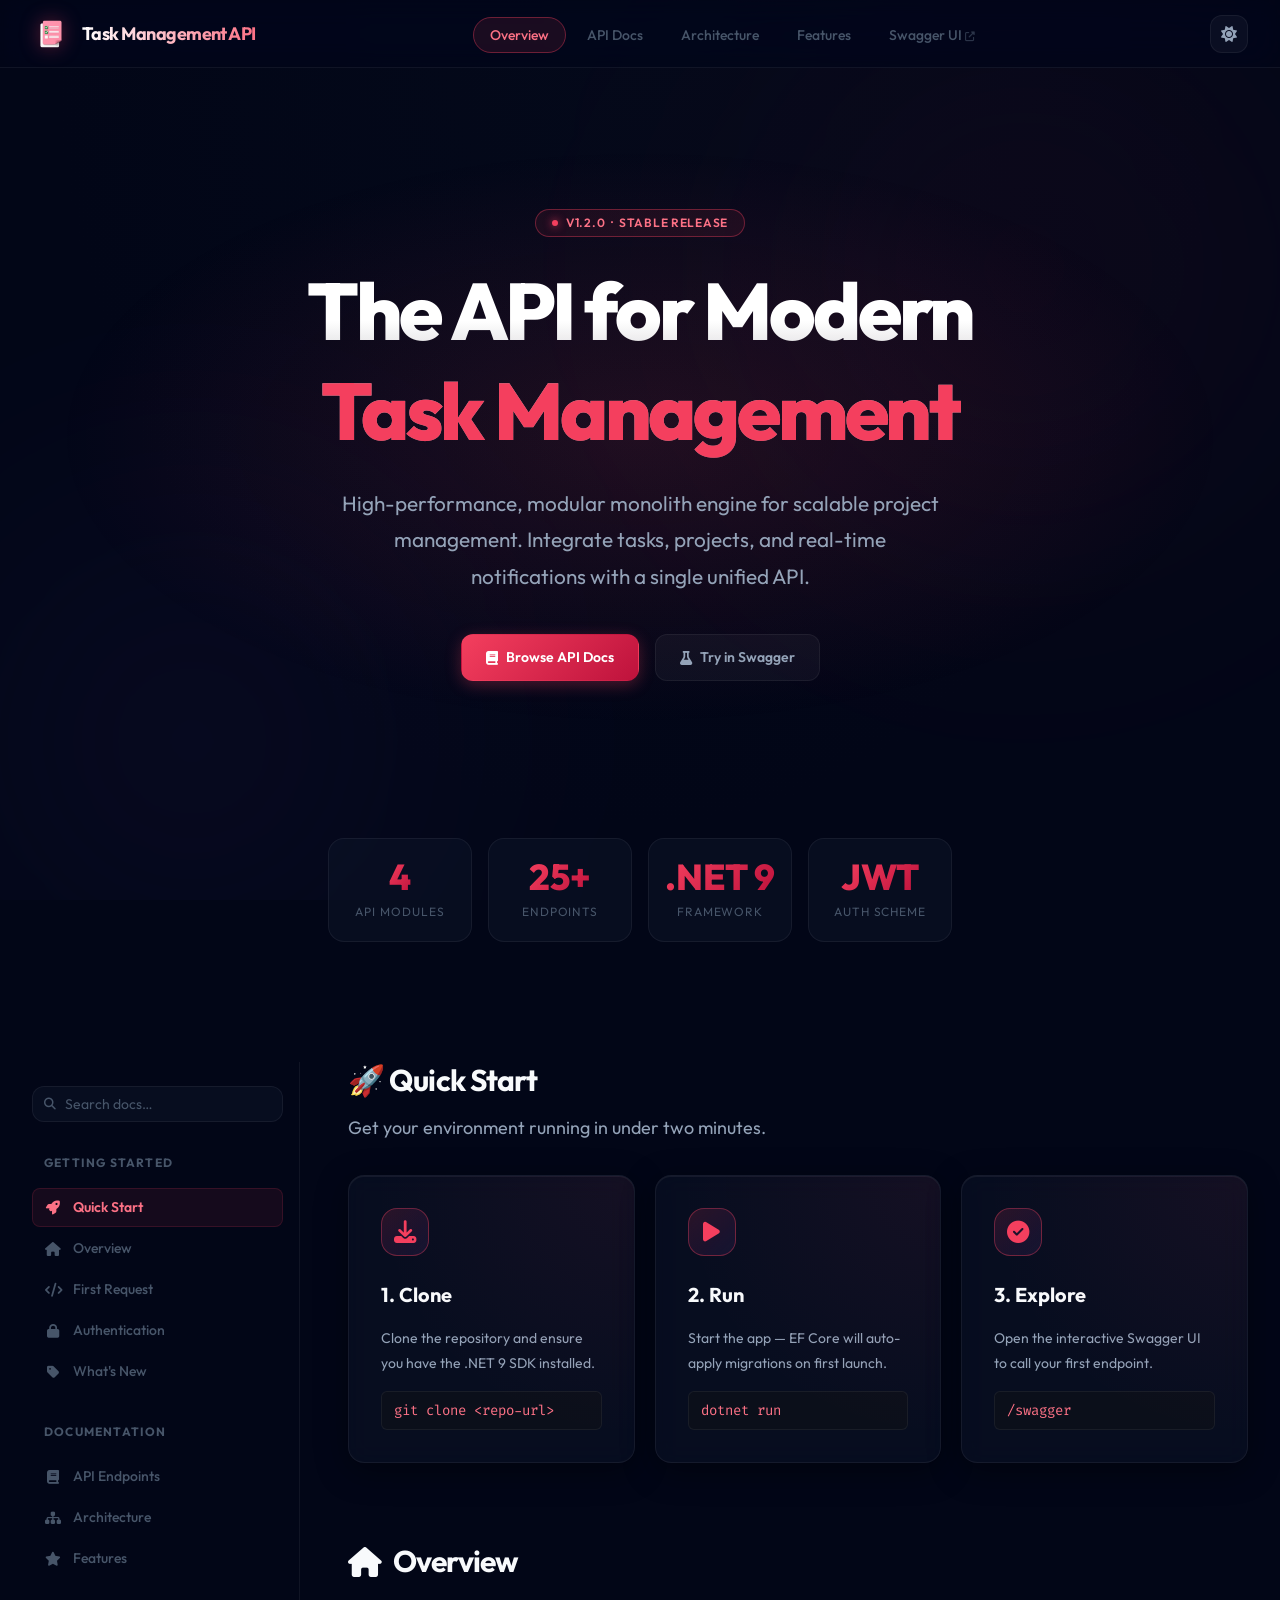
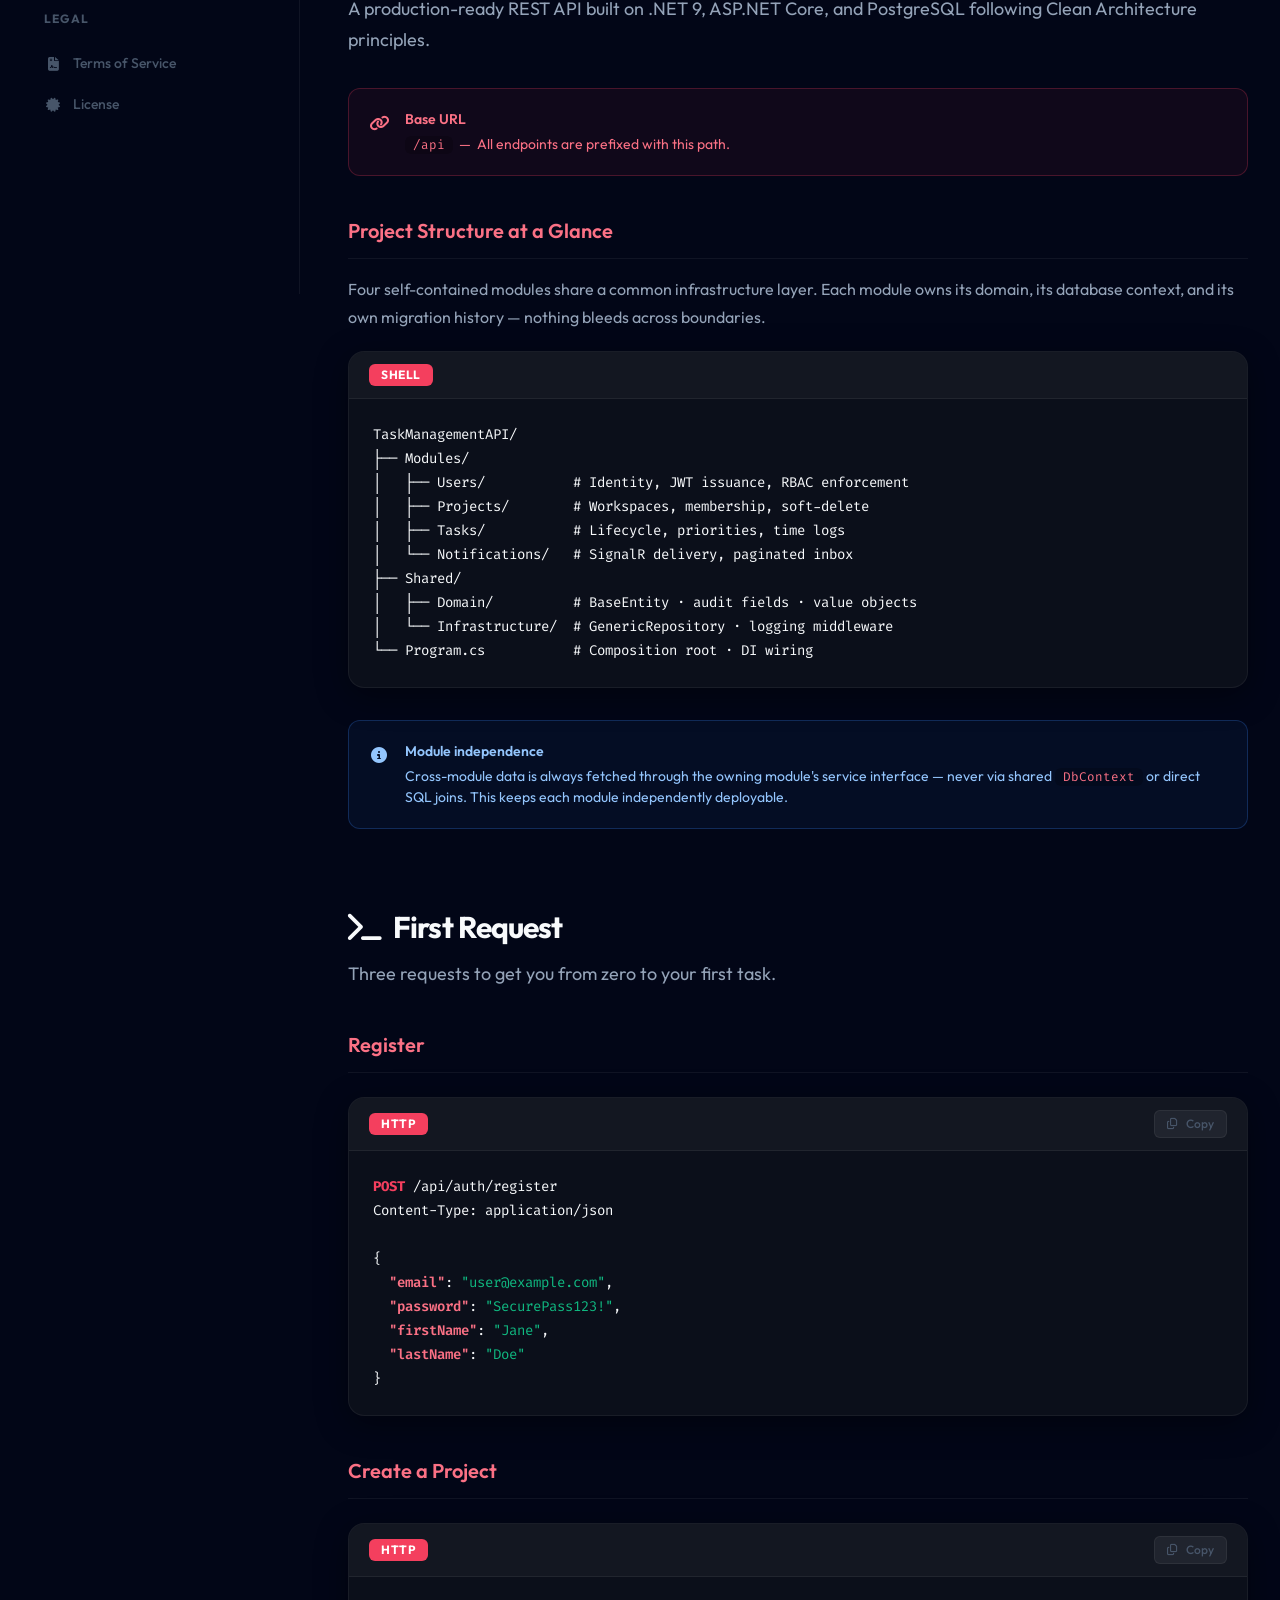
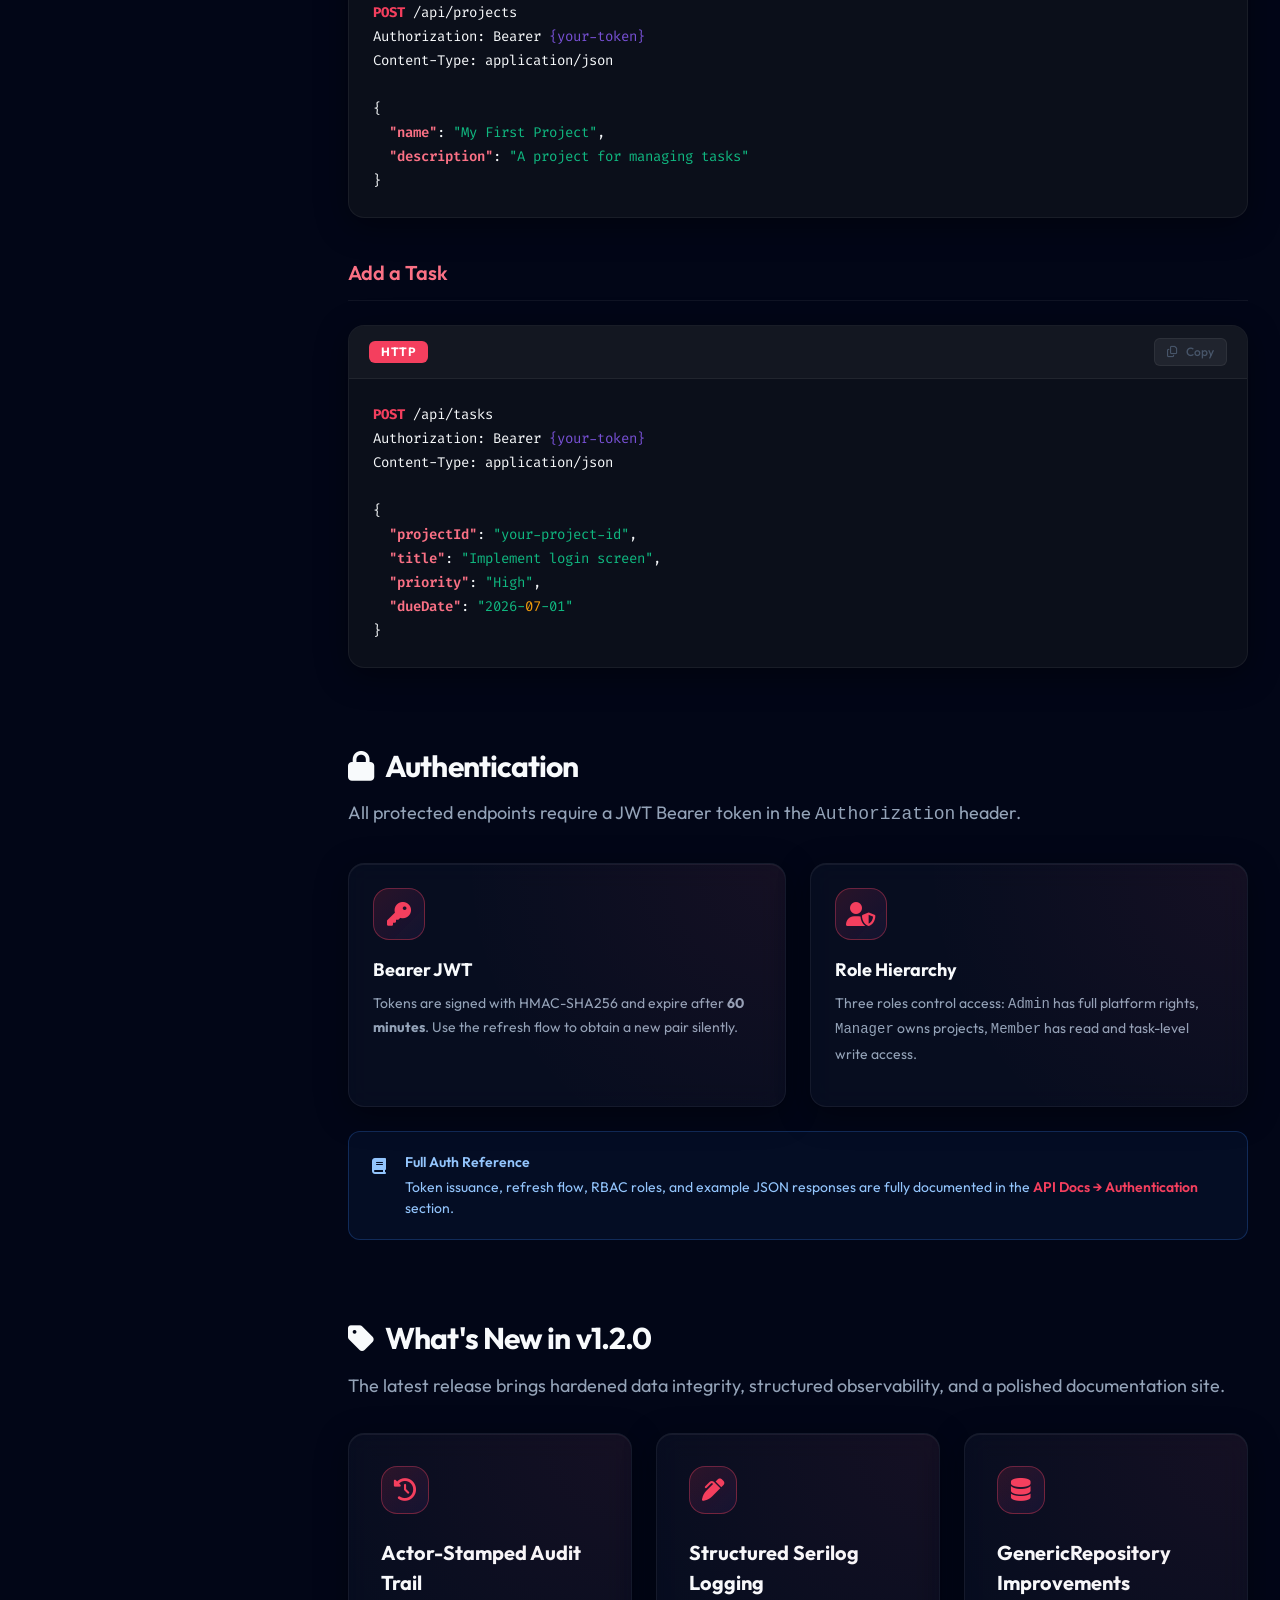
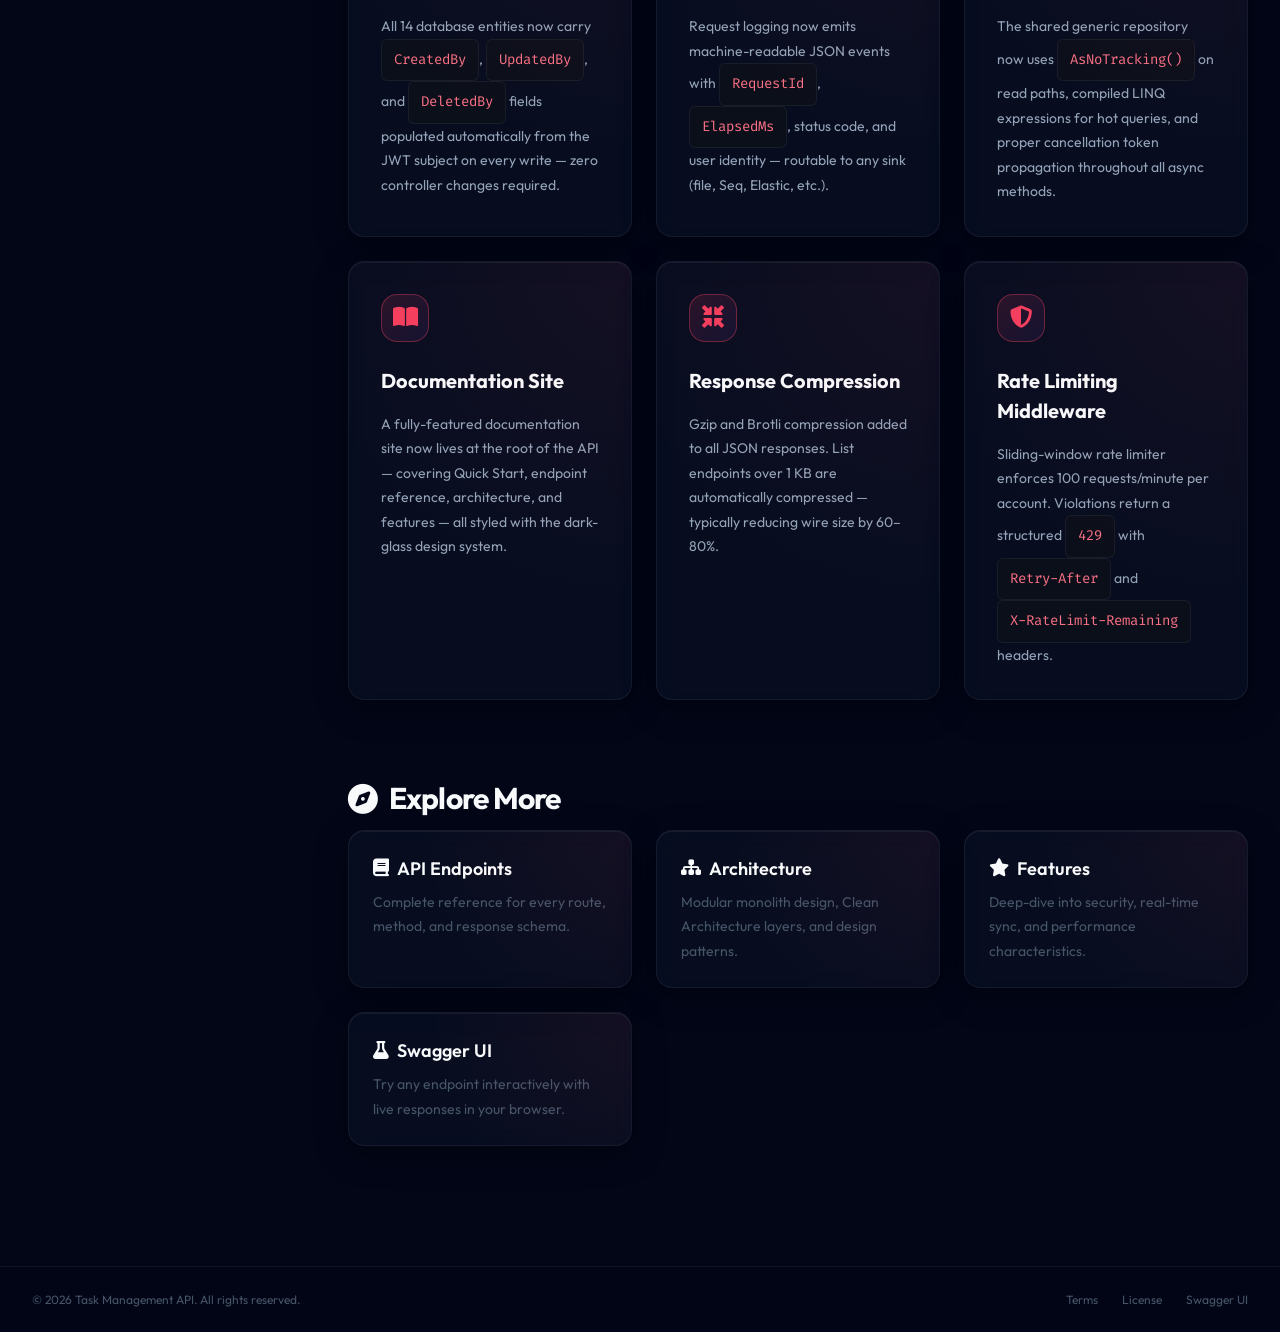
<file: TaskManagementAPI/wwwroot/index.html>
<!DOCTYPE html>
<html lang="en" data-theme="dark">
<head>
  <meta charset="UTF-8">
  <meta name="viewport" content="width=device-width, initial-scale=1.0">
  <title>Task Management API — Documentation</title>
  <meta name="description" content="High-performance modular monolith API for project & task management. Built with .NET 9, PostgreSQL, and SignalR.">
  <link rel="icon" type="image/png" href="images/logo.png">
  <link rel="preconnect" href="https://fonts.googleapis.com">
  <link rel="preconnect" href="https://fonts.gstatic.com" crossorigin>
  <link rel="stylesheet" href="https://cdnjs.cloudflare.com/ajax/libs/font-awesome/6.4.0/css/all.min.css">
  <link rel="stylesheet" href="css/styles.css">
</head>
<body>

  <!-- PAGE LOADER -->
  <div id="page-loader" role="status" aria-label="Loading">
    <div class="loader-logo-wrap">
      <img src="images/logo.png" alt="" class="loader-logo">
      <div class="loader-logo-shimmer"></div>
    </div>
    <div class="loader-bar-wrap"><div class="loader-bar"></div></div>
    <span class="loader-text">Loading</span>
  </div>

  <!-- AMBIENT BACKGROUND -->
  <div class="bg-atmosphere" aria-hidden="true"></div>

  <!-- MOBILE NAV BACKDROP -->
  <div class="nav-backdrop" aria-hidden="true"></div>

  <div class="site-wrap">

    <!-- HEADER -->
    <header class="site-header">
      <div class="header-inner">
        <a href="index.html" class="logo-link">
          <img src="images/logo.png" alt="Task Management API" class="logo-img">
          <span class="logo-name">Task Management API</span>
        </a>

        <nav class="site-nav" aria-label="Main navigation">
          <ul>
            <li><a href="index.html" class="active">Overview</a></li>
            <li><a href="api-docs.html">API Docs</a></li>
            <li><a href="architecture.html">Architecture</a></li>
            <li><a href="features.html">Features</a></li>
            <li><a href="/swagger" target="_blank" rel="noopener">Swagger UI <i class="fas fa-external-link-alt" style="font-size:0.7em;opacity:.6;"></i></a></li>
          </ul>
        </nav>

        <div class="header-actions">
          <button class="theme-toggle" data-theme-toggle aria-label="Switch theme">
            <i class="fas fa-sun" aria-hidden="true"></i>
          </button>
          <button class="hamburger" aria-label="Open menu" aria-expanded="false">
            <span></span><span></span><span></span>
          </button>
        </div>
      </div>
    </header>

    <!-- HERO -->
    <section class="hero">
      <div class="hero-badge anim-fade-up">
        v1.2.0 &nbsp;·&nbsp; Stable Release
      </div>
      <h1 class="hero-title anim-fade-up delay-100">
        The API for Modern<br><span class="hero-highlight">Task Management</span>
      </h1>
      <p class="hero-sub anim-fade-up delay-200">
        High-performance, modular monolith engine for scalable project management.
        Integrate tasks, projects, and real-time notifications with a single unified API.
      </p>
      <div class="hero-actions anim-fade-up delay-300">
        <a href="api-docs.html" class="btn btn-primary">
          <i class="fas fa-book" aria-hidden="true"></i> Browse API Docs
        </a>
        <a href="/swagger" target="_blank" rel="noopener" class="btn btn-ghost">
          <i class="fas fa-flask" aria-hidden="true"></i> Try in Swagger
        </a>
      </div>
    </section>

    <!-- STATS BAR -->
    <div style="max-width:1400px;margin:0 auto;padding:0 2rem 3rem;">
      <div class="stat-grid reveal">
        <div class="stat-card">
          <div class="stat-value">4</div>
          <div class="stat-label">API Modules</div>
        </div>
        <div class="stat-card">
          <div class="stat-value">25+</div>
          <div class="stat-label">Endpoints</div>
        </div>
        <div class="stat-card">
          <div class="stat-value">.NET 9</div>
          <div class="stat-label">Framework</div>
        </div>
        <div class="stat-card">
          <div class="stat-value">JWT</div>
          <div class="stat-label">Auth Scheme</div>
        </div>
      </div>
    </div>

    <!-- MAIN DOC CONTENT -->
    <main class="page-main">
      <div class="doc-layout">

        <!-- SIDEBAR -->
        <aside class="doc-sidebar">
          <div class="search-box">
            <input type="text" id="searchInput" placeholder="Search docs…" autocomplete="off" aria-label="Search documentation">
          </div>
          <nav aria-label="Documentation sections">
            <div class="sidebar-section-title">Getting Started</div>
            <a href="#getting-started" class="sidebar-link active">
              <i class="fas fa-rocket" aria-hidden="true"></i> Quick Start
            </a>
            <a href="#overview" class="sidebar-link">
              <i class="fas fa-home" aria-hidden="true"></i> Overview
            </a>
            <a href="#quick-start" class="sidebar-link">
              <i class="fas fa-code" aria-hidden="true"></i> First Request
            </a>
            <a href="#authentication" class="sidebar-link">
              <i class="fas fa-lock" aria-hidden="true"></i> Authentication
            </a>
            <a href="#changelog" class="sidebar-link">
              <i class="fas fa-tag" aria-hidden="true"></i> What's New
            </a>

            <div class="sidebar-section-title">Documentation</div>
            <a href="api-docs.html" class="sidebar-link">
              <i class="fas fa-book" aria-hidden="true"></i> API Endpoints
            </a>
            <a href="architecture.html" class="sidebar-link">
              <i class="fas fa-sitemap" aria-hidden="true"></i> Architecture
            </a>
            <a href="features.html" class="sidebar-link">
              <i class="fas fa-star" aria-hidden="true"></i> Features
            </a>

            <div class="sidebar-section-title">Legal</div>
            <a href="terms.html" class="sidebar-link">
              <i class="fas fa-file-contract" aria-hidden="true"></i> Terms of Service
            </a>
            <a href="license.html" class="sidebar-link">
              <i class="fas fa-certificate" aria-hidden="true"></i> License
            </a>
          </nav>
        </aside>

        <!-- CONTENT -->
        <div class="doc-content">

          <!-- Quick Start -->
          <section id="getting-started">
            <h2>🚀 Quick Start</h2>
            <p class="section-lead">Get your environment running in under two minutes.</p>

            <div class="grid-auto-3" style="margin-bottom:2rem;">
              <div class="card step-card reveal">
                <div class="step-icon"><i class="fas fa-download" aria-hidden="true"></i></div>
                <h3>1. Clone</h3>
                <p>Clone the repository and ensure you have the .NET 9 SDK installed.</p>
                <code>git clone &lt;repo-url&gt;</code>
              </div>
              <div class="card step-card reveal" style="transition-delay:100ms;">
                <div class="step-icon"><i class="fas fa-play" aria-hidden="true"></i></div>
                <h3>2. Run</h3>
                <p>Start the app — EF Core will auto-apply migrations on first launch.</p>
                <code>dotnet run</code>
              </div>
              <div class="card step-card reveal" style="transition-delay:200ms;">
                <div class="step-icon"><i class="fas fa-check-circle" aria-hidden="true"></i></div>
                <h3>3. Explore</h3>
                <p>Open the interactive Swagger UI to call your first endpoint.</p>
                <code>/swagger</code>
              </div>
            </div>
          </section>

          <!-- Overview -->
          <section id="overview">
            <h2><i class="fas fa-home" aria-hidden="true"></i> Overview</h2>
            <p class="section-lead">A production-ready REST API built on .NET 9, ASP.NET Core, and PostgreSQL following Clean Architecture principles.</p>

            <div class="callout callout-tip reveal">
              <div class="callout-icon"><i class="fas fa-link" aria-hidden="true"></i></div>
              <div>
                <div class="callout-title">Base URL</div>
                <div class="callout-body"><code>/api</code> &nbsp;—&nbsp; All endpoints are prefixed with this path.</div>
              </div>
            </div>

            <h3>Project Structure at a Glance</h3>
            <p>Four self-contained modules share a common infrastructure layer. Each module owns its domain, its database context, and its own migration history — nothing bleeds across boundaries.</p>
            <div class="code-block reveal" style="margin:1.25rem 0 2rem;">
              <div class="code-block-header">
                <span class="code-lang-badge">Shell</span>
              </div>
              <pre><code>TaskManagementAPI/
├── Modules/
│   ├── Users/           # Identity, JWT issuance, RBAC enforcement
│   ├── Projects/        # Workspaces, membership, soft-delete
│   ├── Tasks/           # Lifecycle, priorities, time logs
│   └── Notifications/   # SignalR delivery, paginated inbox
├── Shared/
│   ├── Domain/          # BaseEntity · audit fields · value objects
│   └── Infrastructure/  # GenericRepository · logging middleware
└── Program.cs           # Composition root · DI wiring</code></pre>
            </div>

            <div class="callout callout-info reveal">
              <div class="callout-icon"><i class="fas fa-info-circle" aria-hidden="true"></i></div>
              <div>
                <div class="callout-title">Module independence</div>
                <div class="callout-body">Cross-module data is always fetched through the owning module's service interface — never via shared <code>DbContext</code> or direct SQL joins. This keeps each module independently deployable.</div>
              </div>
            </div>
          </section>

          <!-- First request -->
          <section id="quick-start">
            <h2><i class="fas fa-terminal" aria-hidden="true"></i> First Request</h2>
            <p class="section-lead">Three requests to get you from zero to your first task.</p>

            <h3>Register</h3>
            <div class="code-block reveal">
              <div class="code-block-header">
                <span class="code-lang-badge">HTTP</span>
                <button class="copy-btn"><i class="far fa-copy"></i> Copy</button>
              </div>
              <pre><code>POST /api/auth/register
Content-Type: application/json

{
  "email": "user@example.com",
  "password": "SecurePass123!",
  "firstName": "Jane",
  "lastName": "Doe"
}</code></pre>
            </div>

            <h3>Create a Project</h3>
            <div class="code-block reveal">
              <div class="code-block-header">
                <span class="code-lang-badge">HTTP</span>
                <button class="copy-btn"><i class="far fa-copy"></i> Copy</button>
              </div>
              <pre><code>POST /api/projects
Authorization: Bearer {your-token}
Content-Type: application/json

{
  "name": "My First Project",
  "description": "A project for managing tasks"
}</code></pre>
            </div>

            <h3>Add a Task</h3>
            <div class="code-block reveal">
              <div class="code-block-header">
                <span class="code-lang-badge">HTTP</span>
                <button class="copy-btn"><i class="far fa-copy"></i> Copy</button>
              </div>
              <pre><code>POST /api/tasks
Authorization: Bearer {your-token}
Content-Type: application/json

{
  "projectId": "your-project-id",
  "title": "Implement login screen",
  "priority": "High",
  "dueDate": "2026-07-01"
}</code></pre>
            </div>
          </section>

          <!-- Authentication -->
          <section id="authentication">
            <h2><i class="fas fa-lock" aria-hidden="true"></i> Authentication</h2>
            <p class="section-lead">All protected endpoints require a JWT Bearer token in the <code>Authorization</code> header.</p>

            <div class="grid-auto-2 reveal" style="margin-bottom:1.5rem;">
              <div class="card feature-card">
                <div class="feature-icon"><i class="fas fa-key" aria-hidden="true"></i></div>
                <h4>Bearer JWT</h4>
                <p>Tokens are signed with HMAC-SHA256 and expire after <strong>60 minutes</strong>. Use the refresh flow to obtain a new pair silently.</p>
              </div>
              <div class="card feature-card">
                <div class="feature-icon"><i class="fas fa-user-shield" aria-hidden="true"></i></div>
                <h4>Role Hierarchy</h4>
                <p>Three roles control access: <code>Admin</code> has full platform rights, <code>Manager</code> owns projects, <code>Member</code> has read and task-level write access.</p>
              </div>
            </div>

            <div class="callout callout-info reveal">
              <div class="callout-icon"><i class="fas fa-book" aria-hidden="true"></i></div>
              <div>
                <div class="callout-title">Full Auth Reference</div>
                <div class="callout-body">Token issuance, refresh flow, RBAC roles, and example JSON responses are fully documented in the <a href="api-docs.html#auth" style="color:var(--c-primary);text-decoration:none;font-weight:var(--fw-semibold);">API Docs → Authentication</a> section.</div>
              </div>
            </div>
          </section>

          <!-- Changelog -->
          <section id="changelog">
            <h2><i class="fas fa-tag" aria-hidden="true"></i> What's New in v1.2.0</h2>
            <p class="section-lead">The latest release brings hardened data integrity, structured observability, and a polished documentation site.</p>

            <div class="grid-auto-2 reveal">
              <div class="card step-card">
                <div class="step-icon"><i class="fas fa-history" aria-hidden="true"></i></div>
                <h3>Actor-Stamped Audit Trail</h3>
                <p>All 14 database entities now carry <code>CreatedBy</code>, <code>UpdatedBy</code>, and <code>DeletedBy</code> fields populated automatically from the JWT subject on every write — zero controller changes required.</p>
              </div>
              <div class="card step-card">
                <div class="step-icon"><i class="fas fa-pen-alt" aria-hidden="true"></i></div>
                <h3>Structured Serilog Logging</h3>
                <p>Request logging now emits machine-readable JSON events with <code>RequestId</code>, <code>ElapsedMs</code>, status code, and user identity — routable to any sink (file, Seq, Elastic, etc.).</p>
              </div>
              <div class="card step-card">
                <div class="step-icon"><i class="fas fa-database" aria-hidden="true"></i></div>
                <h3>GenericRepository Improvements</h3>
                <p>The shared generic repository now uses <code>AsNoTracking()</code> on read paths, compiled LINQ expressions for hot queries, and proper cancellation token propagation throughout all async methods.</p>
              </div>
              <div class="card step-card">
                <div class="step-icon"><i class="fas fa-book-open" aria-hidden="true"></i></div>
                <h3>Documentation Site</h3>
                <p>A fully-featured documentation site now lives at the root of the API — covering Quick Start, endpoint reference, architecture, and features — all styled with the dark-glass design system.</p>
              </div>
              <div class="card step-card">
                <div class="step-icon"><i class="fas fa-compress-arrows-alt" aria-hidden="true"></i></div>
                <h3>Response Compression</h3>
                <p>Gzip and Brotli compression added to all JSON responses. List endpoints over 1 KB are automatically compressed — typically reducing wire size by 60–80%.</p>
              </div>
              <div class="card step-card">
                <div class="step-icon"><i class="fas fa-shield-alt" aria-hidden="true"></i></div>
                <h3>Rate Limiting Middleware</h3>
                <p>Sliding-window rate limiter enforces 100 requests/minute per account. Violations return a structured <code>429</code> with <code>Retry-After</code> and <code>X-RateLimit-Remaining</code> headers.</p>
              </div>
            </div>
          </section>

          <!-- Quick links -->
          <section>
            <h2><i class="fas fa-compass" aria-hidden="true"></i> Explore More</h2>
            <div class="grid-auto-2 reveal">
              <a href="api-docs.html" class="card quick-link">
                <h3><i class="fas fa-book" aria-hidden="true"></i> API Endpoints</h3>
                <p>Complete reference for every route, method, and response schema.</p>
              </a>
              <a href="architecture.html" class="card quick-link">
                <h3><i class="fas fa-sitemap" aria-hidden="true"></i> Architecture</h3>
                <p>Modular monolith design, Clean Architecture layers, and design patterns.</p>
              </a>
              <a href="features.html" class="card quick-link">
                <h3><i class="fas fa-star" aria-hidden="true"></i> Features</h3>
                <p>Deep-dive into security, real-time sync, and performance characteristics.</p>
              </a>
              <a href="/swagger" target="_blank" rel="noopener" class="card quick-link">
                <h3><i class="fas fa-flask" aria-hidden="true"></i> Swagger UI</h3>
                <p>Try any endpoint interactively with live responses in your browser.</p>
              </a>
            </div>
          </section>

        </div><!-- /doc-content -->
      </div><!-- /doc-layout -->
    </main>

    <!-- FOOTER -->
    <footer class="site-footer">
      <div class="footer-inner">
        <p class="footer-copy">&copy; <span class="current-year"></span> Task Management API. All rights reserved.</p>
        <nav class="footer-links" aria-label="Footer links">
          <a href="terms.html">Terms</a>
          <a href="license.html">License</a>
          <a href="/swagger" target="_blank" rel="noopener">Swagger UI</a>
        </nav>
      </div>
    </footer>

  </div><!-- /site-wrap -->

  <script src="js/main.js"></script>
</body>
</html>
</file>
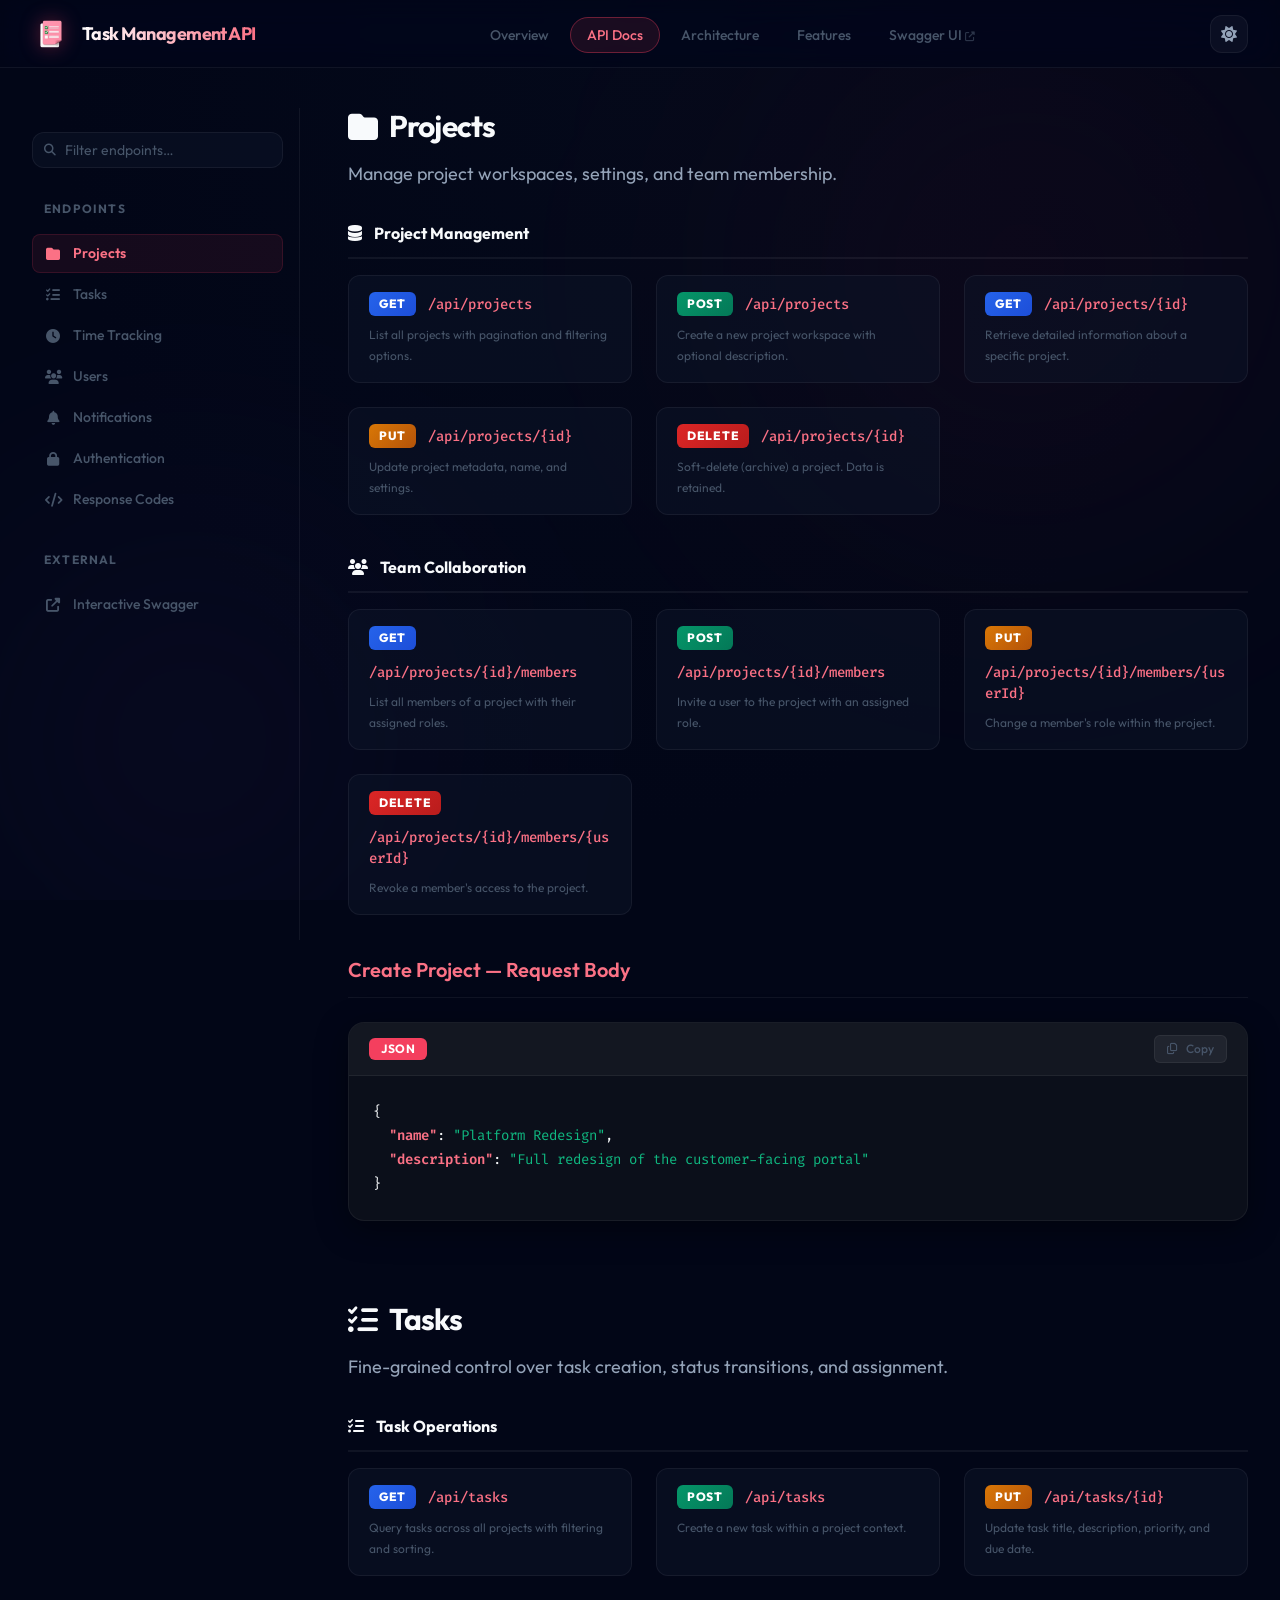
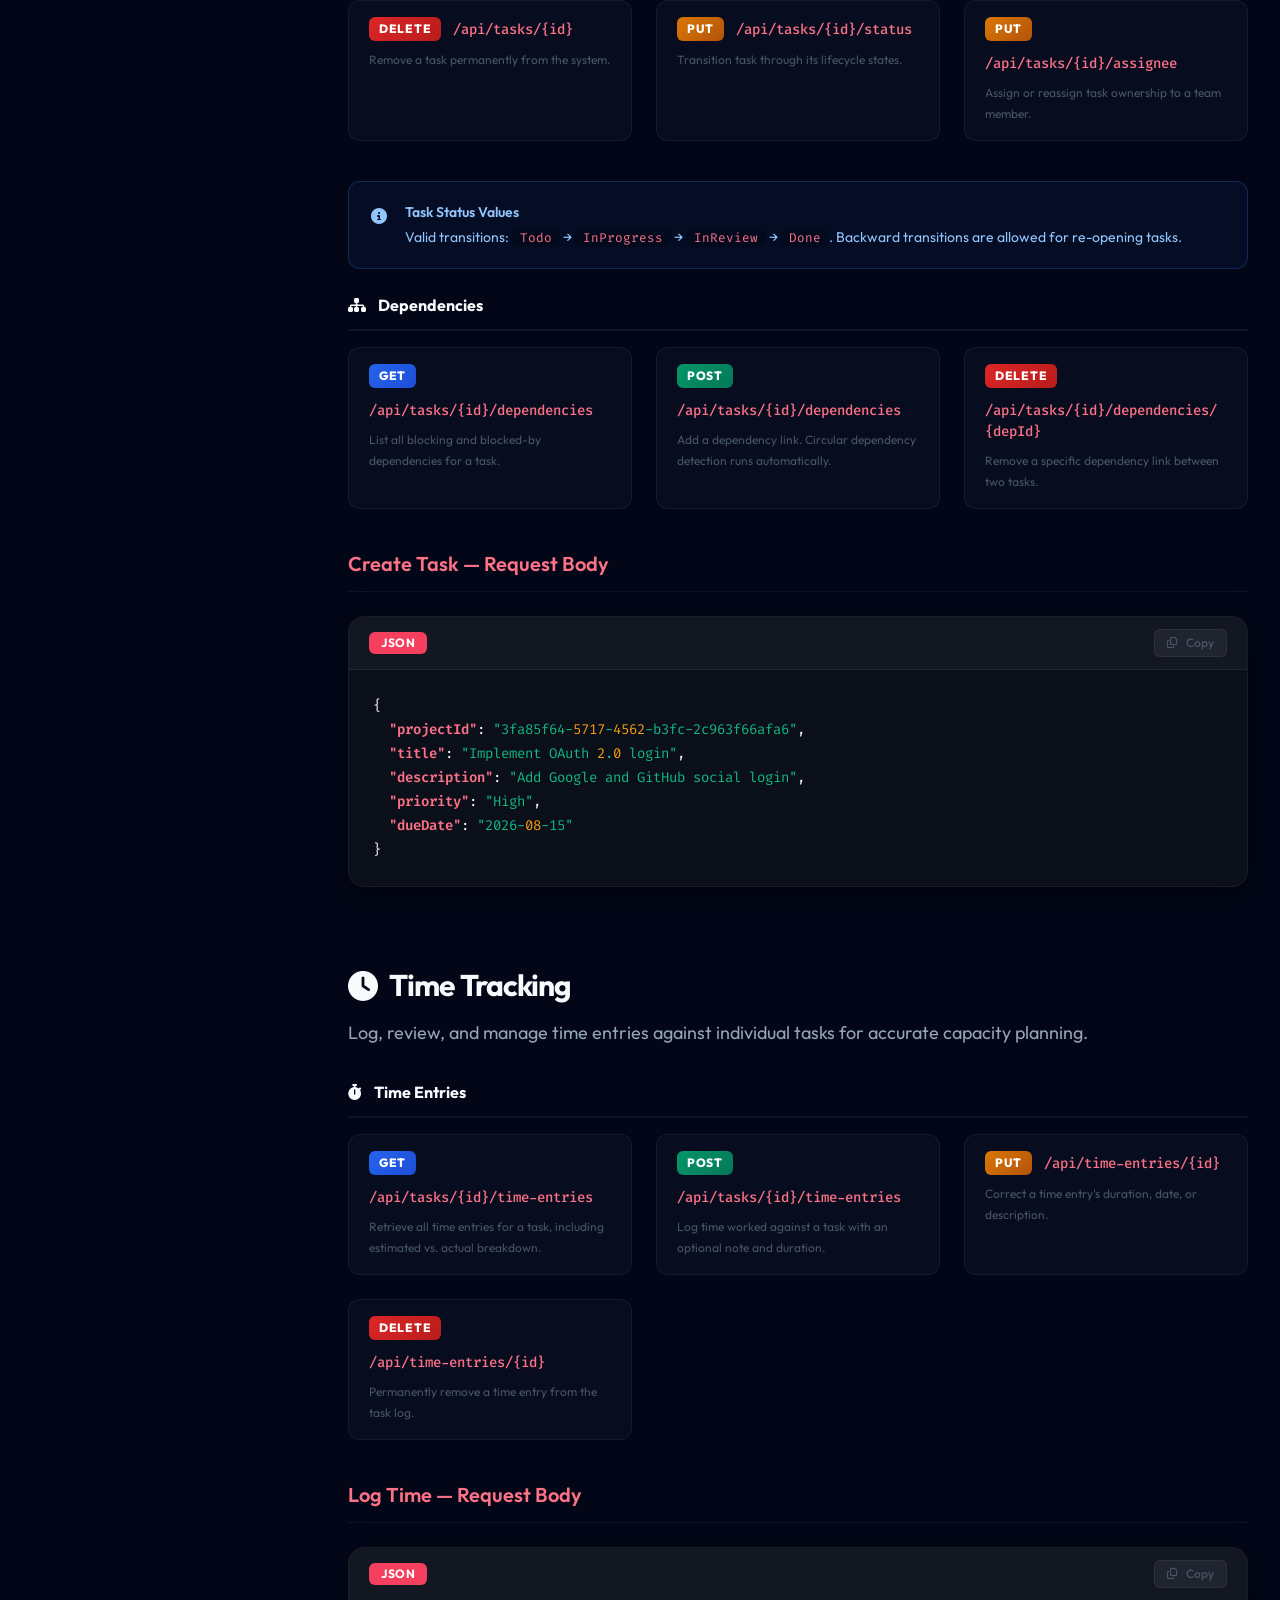
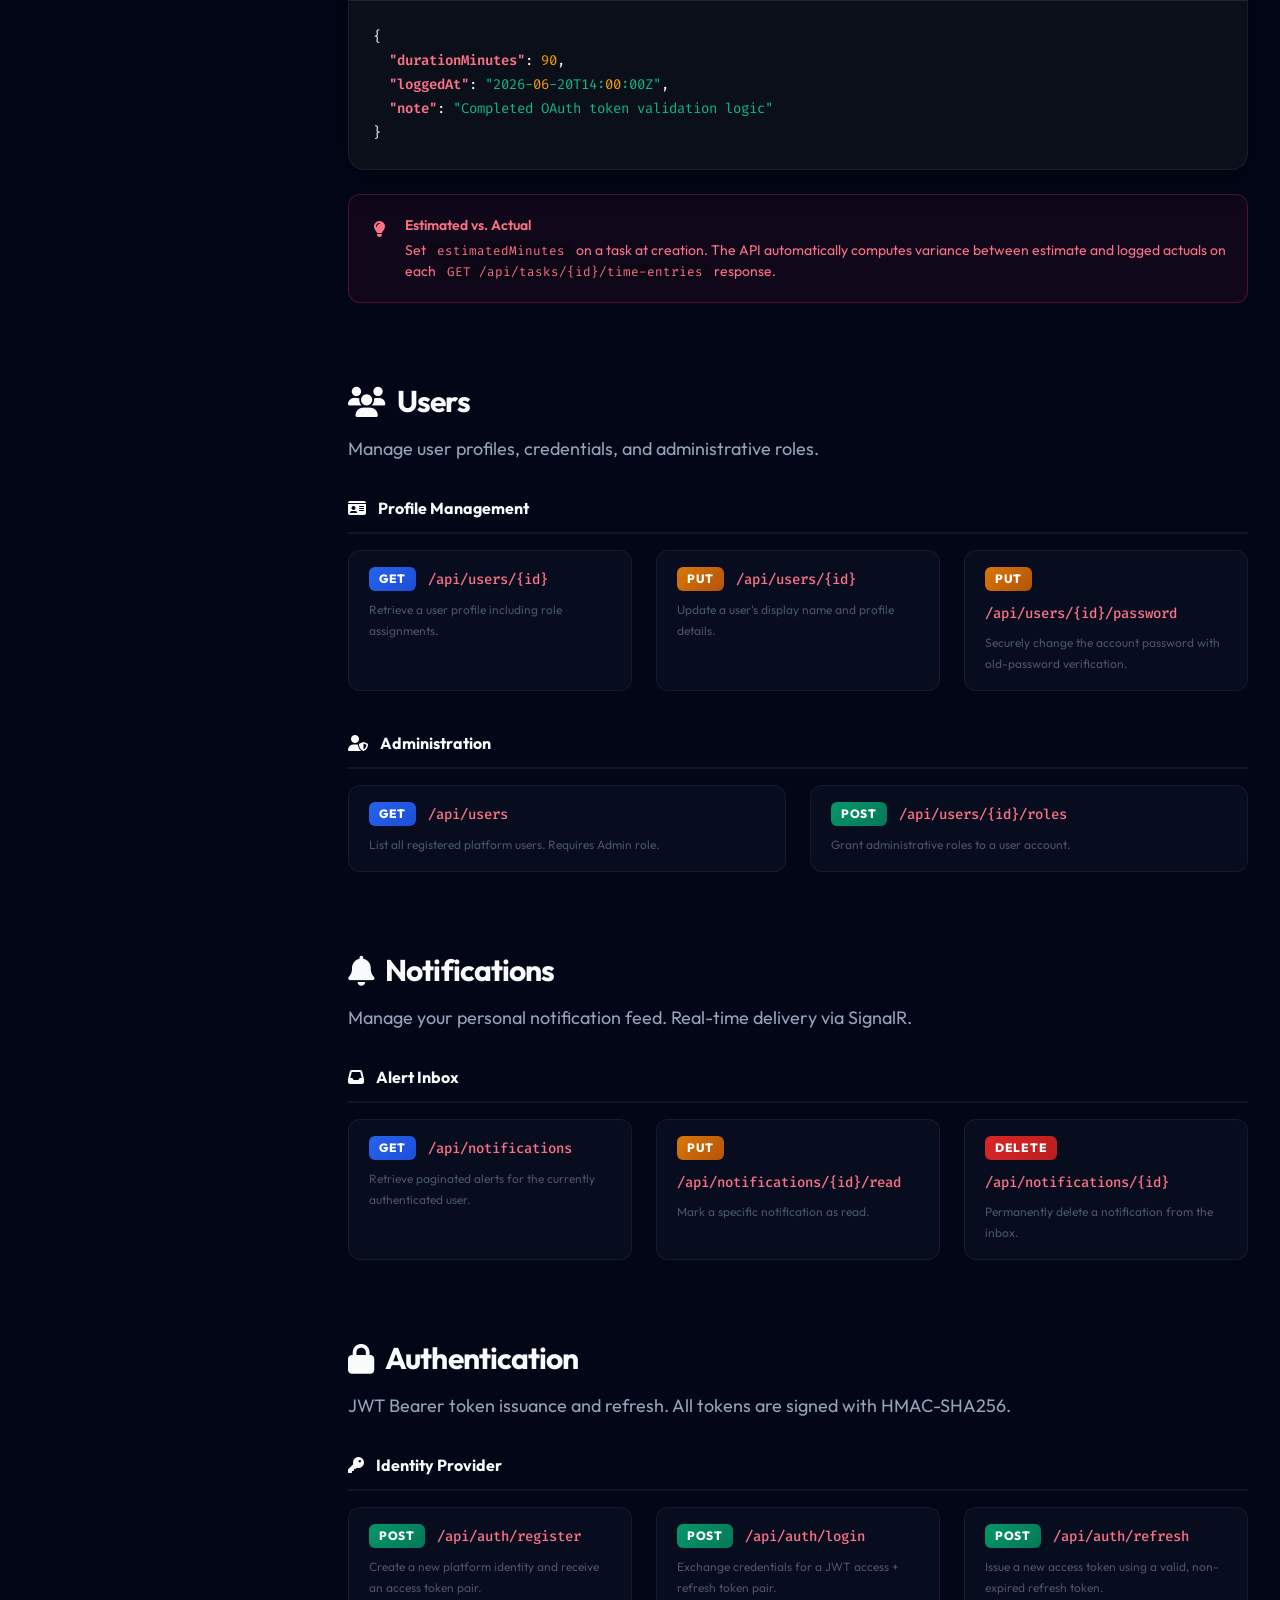
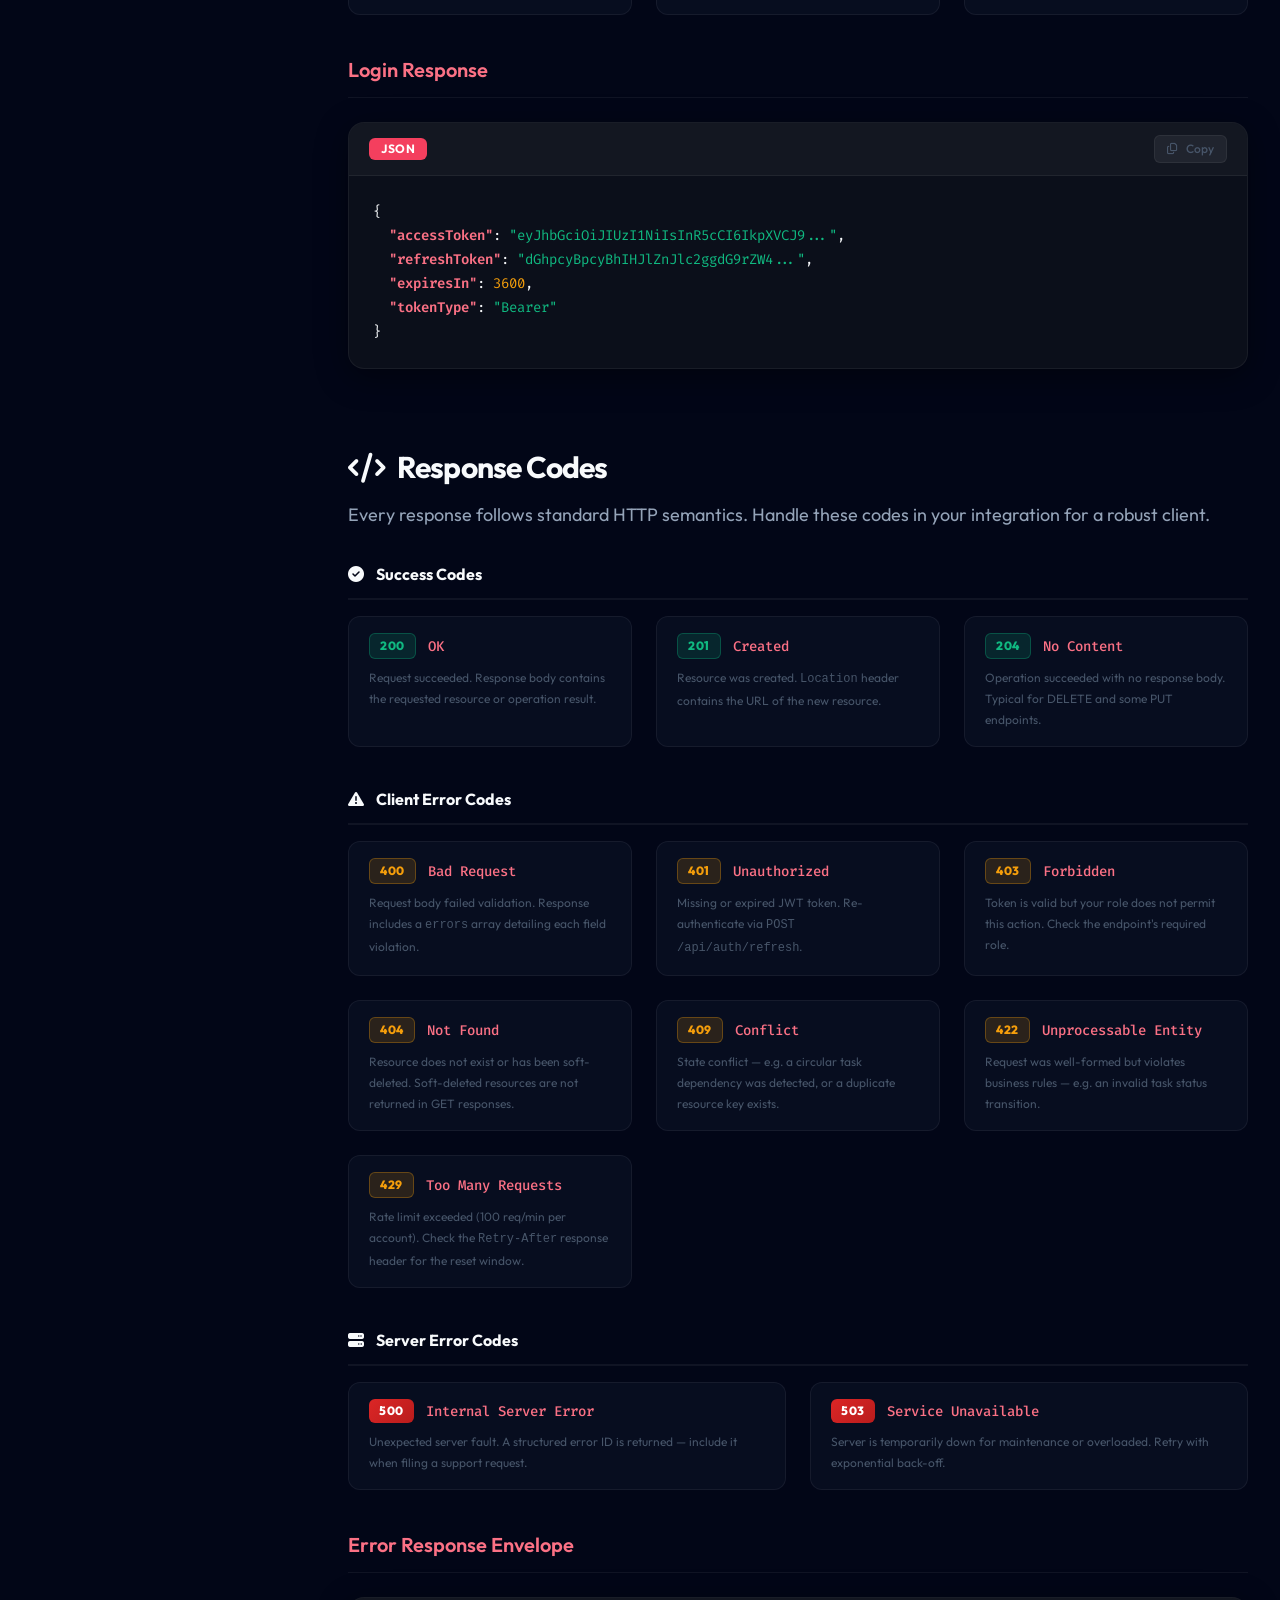
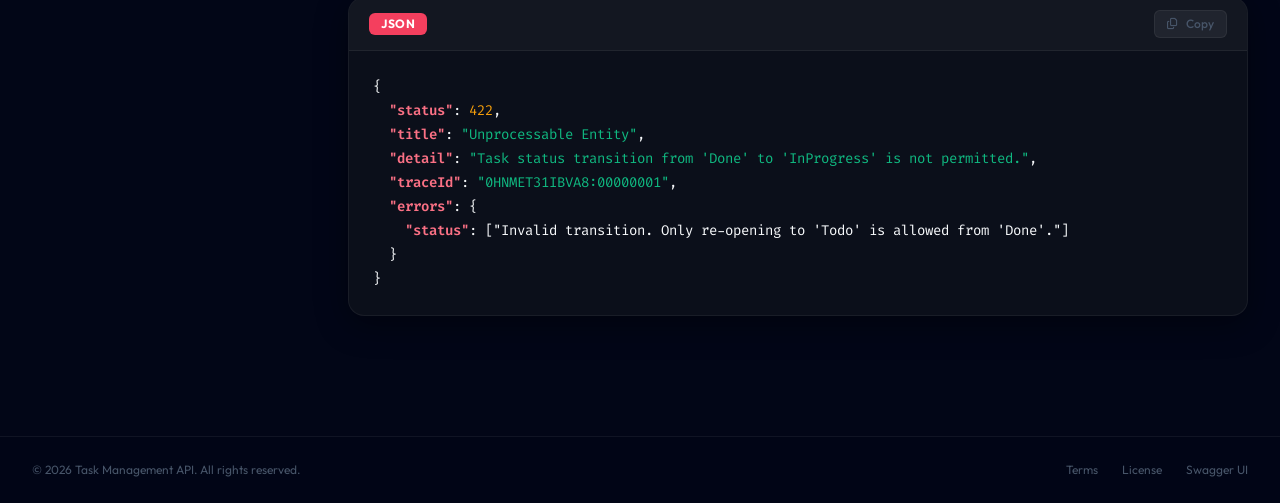
<file: TaskManagementAPI/wwwroot/api-docs.html>
<!DOCTYPE html>
<html lang="en" data-theme="dark">
<head>
  <meta charset="UTF-8">
  <meta name="viewport" content="width=device-width, initial-scale=1.0">
  <title>API Reference — Task Management API</title>
  <meta name="description" content="Complete API endpoint reference for the Task Management API.">
  <link rel="icon" type="image/png" href="images/logo.png">
  <link rel="preconnect" href="https://fonts.googleapis.com">
  <link rel="preconnect" href="https://fonts.gstatic.com" crossorigin>
  <link rel="stylesheet" href="https://cdnjs.cloudflare.com/ajax/libs/font-awesome/6.4.0/css/all.min.css">
  <link rel="stylesheet" href="css/styles.css">
</head>
<body>

  <!-- PAGE LOADER -->
  <div id="page-loader" role="status" aria-label="Loading">
    <div class="loader-logo-wrap">
      <img src="images/logo.png" alt="" class="loader-logo">
      <div class="loader-logo-shimmer"></div>
    </div>
    <div class="loader-bar-wrap"><div class="loader-bar"></div></div>
    <span class="loader-text">Loading</span>
  </div>

  <div class="bg-atmosphere" aria-hidden="true"></div>
  <div class="nav-backdrop" aria-hidden="true"></div>

  <div class="site-wrap">

    <header class="site-header">
      <div class="header-inner">
        <a href="index.html" class="logo-link">
          <img src="images/logo.png" alt="Task Management API" class="logo-img">
          <span class="logo-name">Task Management API</span>
        </a>
        <nav class="site-nav" aria-label="Main navigation">
          <ul>
            <li><a href="index.html">Overview</a></li>
            <li><a href="api-docs.html" class="active">API Docs</a></li>
            <li><a href="architecture.html">Architecture</a></li>
            <li><a href="features.html">Features</a></li>
            <li><a href="/swagger" target="_blank" rel="noopener">Swagger UI <i class="fas fa-external-link-alt" style="font-size:0.7em;opacity:.6;"></i></a></li>
          </ul>
        </nav>
        <div class="header-actions">
          <button class="theme-toggle" data-theme-toggle aria-label="Switch theme">
            <i class="fas fa-sun" aria-hidden="true"></i>
          </button>
          <button class="hamburger" aria-label="Open menu" aria-expanded="false">
            <span></span><span></span><span></span>
          </button>
        </div>
      </div>
    </header>

    <main class="page-main">
      <div class="doc-layout">

        <!-- SIDEBAR -->
        <aside class="doc-sidebar">
          <div class="search-box">
            <input type="text" id="searchInput" placeholder="Filter endpoints…" autocomplete="off" aria-label="Search endpoints">
          </div>
          <nav aria-label="Endpoint sections">
            <div class="sidebar-section-title">Endpoints</div>
            <a href="#projects" class="sidebar-link active">
              <i class="fas fa-folder" aria-hidden="true"></i> Projects
            </a>
            <a href="#tasks" class="sidebar-link">
              <i class="fas fa-tasks" aria-hidden="true"></i> Tasks
            </a>
            <a href="#time-tracking" class="sidebar-link">
              <i class="fas fa-clock" aria-hidden="true"></i> Time Tracking
            </a>
            <a href="#users" class="sidebar-link">
              <i class="fas fa-users" aria-hidden="true"></i> Users
            </a>
            <a href="#notifications" class="sidebar-link">
              <i class="fas fa-bell" aria-hidden="true"></i> Notifications
            </a>
            <a href="#auth" class="sidebar-link">
              <i class="fas fa-lock" aria-hidden="true"></i> Authentication
            </a>
            <a href="#response-codes" class="sidebar-link">
              <i class="fas fa-code" aria-hidden="true"></i> Response Codes
            </a>

            <div class="sidebar-section-title">External</div>
            <a href="/swagger" target="_blank" rel="noopener" class="sidebar-link">
              <i class="fas fa-external-link-alt" aria-hidden="true"></i> Interactive Swagger
            </a>
          </nav>
        </aside>

        <!-- CONTENT -->
        <div class="doc-content">

          <!-- Projects -->
          <section id="projects">
            <h2><i class="fas fa-folder" aria-hidden="true"></i> Projects</h2>
            <p class="section-lead">Manage project workspaces, settings, and team membership.</p>

            <div class="endpoint-group reveal">
              <div class="endpoint-group-title">
                <i class="fas fa-database" aria-hidden="true"></i> Project Management
              </div>
              <div class="grid-auto-2">
                <div class="endpoint-card">
                  <div class="endpoint-header">
                    <span class="method-badge method-get">GET</span>
                    <span class="endpoint-path">/api/projects</span>
                  </div>
                  <div class="endpoint-desc">List all projects with pagination and filtering options.</div>
                </div>
                <div class="endpoint-card">
                  <div class="endpoint-header">
                    <span class="method-badge method-post">POST</span>
                    <span class="endpoint-path">/api/projects</span>
                  </div>
                  <div class="endpoint-desc">Create a new project workspace with optional description.</div>
                </div>
                <div class="endpoint-card">
                  <div class="endpoint-header">
                    <span class="method-badge method-get">GET</span>
                    <span class="endpoint-path">/api/projects/{id}</span>
                  </div>
                  <div class="endpoint-desc">Retrieve detailed information about a specific project.</div>
                </div>
                <div class="endpoint-card">
                  <div class="endpoint-header">
                    <span class="method-badge method-put">PUT</span>
                    <span class="endpoint-path">/api/projects/{id}</span>
                  </div>
                  <div class="endpoint-desc">Update project metadata, name, and settings.</div>
                </div>
                <div class="endpoint-card">
                  <div class="endpoint-header">
                    <span class="method-badge method-delete">DELETE</span>
                    <span class="endpoint-path">/api/projects/{id}</span>
                  </div>
                  <div class="endpoint-desc">Soft-delete (archive) a project. Data is retained.</div>
                </div>
              </div>
            </div>

            <div class="endpoint-group reveal">
              <div class="endpoint-group-title">
                <i class="fas fa-users" aria-hidden="true"></i> Team Collaboration
              </div>
              <div class="grid-auto-2">
                <div class="endpoint-card">
                  <div class="endpoint-header">
                    <span class="method-badge method-get">GET</span>
                    <span class="endpoint-path">/api/projects/{id}/members</span>
                  </div>
                  <div class="endpoint-desc">List all members of a project with their assigned roles.</div>
                </div>
                <div class="endpoint-card">
                  <div class="endpoint-header">
                    <span class="method-badge method-post">POST</span>
                    <span class="endpoint-path">/api/projects/{id}/members</span>
                  </div>
                  <div class="endpoint-desc">Invite a user to the project with an assigned role.</div>
                </div>
                <div class="endpoint-card">
                  <div class="endpoint-header">
                    <span class="method-badge method-put">PUT</span>
                    <span class="endpoint-path">/api/projects/{id}/members/{userId}</span>
                  </div>
                  <div class="endpoint-desc">Change a member's role within the project.</div>
                </div>
                <div class="endpoint-card">
                  <div class="endpoint-header">
                    <span class="method-badge method-delete">DELETE</span>
                    <span class="endpoint-path">/api/projects/{id}/members/{userId}</span>
                  </div>
                  <div class="endpoint-desc">Revoke a member's access to the project.</div>
                </div>
              </div>
            </div>

            <!-- Request body example -->
            <h3>Create Project — Request Body</h3>
            <div class="code-block reveal">
              <div class="code-block-header">
                <span class="code-lang-badge">JSON</span>
                <button class="copy-btn"><i class="far fa-copy"></i> Copy</button>
              </div>
              <pre><code>{
  "name": "Platform Redesign",
  "description": "Full redesign of the customer-facing portal"
}</code></pre>
            </div>
          </section>

          <!-- Tasks -->
          <section id="tasks">
            <h2><i class="fas fa-tasks" aria-hidden="true"></i> Tasks</h2>
            <p class="section-lead">Fine-grained control over task creation, status transitions, and assignment.</p>

            <div class="endpoint-group reveal">
              <div class="endpoint-group-title">
                <i class="fas fa-list-check" aria-hidden="true"></i> Task Operations
              </div>
              <div class="grid-auto-2">
                <div class="endpoint-card">
                  <div class="endpoint-header">
                    <span class="method-badge method-get">GET</span>
                    <span class="endpoint-path">/api/tasks</span>
                  </div>
                  <div class="endpoint-desc">Query tasks across all projects with filtering and sorting.</div>
                </div>
                <div class="endpoint-card">
                  <div class="endpoint-header">
                    <span class="method-badge method-post">POST</span>
                    <span class="endpoint-path">/api/tasks</span>
                  </div>
                  <div class="endpoint-desc">Create a new task within a project context.</div>
                </div>
                <div class="endpoint-card">
                  <div class="endpoint-header">
                    <span class="method-badge method-put">PUT</span>
                    <span class="endpoint-path">/api/tasks/{id}</span>
                  </div>
                  <div class="endpoint-desc">Update task title, description, priority, and due date.</div>
                </div>
                <div class="endpoint-card">
                  <div class="endpoint-header">
                    <span class="method-badge method-delete">DELETE</span>
                    <span class="endpoint-path">/api/tasks/{id}</span>
                  </div>
                  <div class="endpoint-desc">Remove a task permanently from the system.</div>
                </div>
                <div class="endpoint-card">
                  <div class="endpoint-header">
                    <span class="method-badge method-put">PUT</span>
                    <span class="endpoint-path">/api/tasks/{id}/status</span>
                  </div>
                  <div class="endpoint-desc">Transition task through its lifecycle states.</div>
                </div>
                <div class="endpoint-card">
                  <div class="endpoint-header">
                    <span class="method-badge method-put">PUT</span>
                    <span class="endpoint-path">/api/tasks/{id}/assignee</span>
                  </div>
                  <div class="endpoint-desc">Assign or reassign task ownership to a team member.</div>
                </div>
              </div>
            </div>

            <div class="callout callout-info reveal">
              <div class="callout-icon"><i class="fas fa-info-circle"></i></div>
              <div>
                <div class="callout-title">Task Status Values</div>
                <div class="callout-body">Valid transitions: <code>Todo</code> → <code>InProgress</code> → <code>InReview</code> → <code>Done</code>. Backward transitions are allowed for re-opening tasks.</div>
              </div>
            </div>

            <div class="endpoint-group reveal">
              <div class="endpoint-group-title">
                <i class="fas fa-sitemap" aria-hidden="true"></i> Dependencies
              </div>
              <div class="grid-auto-2">
                <div class="endpoint-card">
                  <div class="endpoint-header">
                    <span class="method-badge method-get">GET</span>
                    <span class="endpoint-path">/api/tasks/{id}/dependencies</span>
                  </div>
                  <div class="endpoint-desc">List all blocking and blocked-by dependencies for a task.</div>
                </div>
                <div class="endpoint-card">
                  <div class="endpoint-header">
                    <span class="method-badge method-post">POST</span>
                    <span class="endpoint-path">/api/tasks/{id}/dependencies</span>
                  </div>
                  <div class="endpoint-desc">Add a dependency link. Circular dependency detection runs automatically.</div>
                </div>
                <div class="endpoint-card">
                  <div class="endpoint-header">
                    <span class="method-badge method-delete">DELETE</span>
                    <span class="endpoint-path">/api/tasks/{id}/dependencies/{depId}</span>
                  </div>
                  <div class="endpoint-desc">Remove a specific dependency link between two tasks.</div>
                </div>
              </div>
            </div>

            <h3>Create Task — Request Body</h3>
            <div class="code-block reveal">
              <div class="code-block-header">
                <span class="code-lang-badge">JSON</span>
                <button class="copy-btn"><i class="far fa-copy"></i> Copy</button>
              </div>
              <pre><code>{
  "projectId": "3fa85f64-5717-4562-b3fc-2c963f66afa6",
  "title": "Implement OAuth 2.0 login",
  "description": "Add Google and GitHub social login",
  "priority": "High",
  "dueDate": "2026-08-15"
}</code></pre>
            </div>
          </section>

          <!-- Time Tracking -->
          <section id="time-tracking">
            <h2><i class="fas fa-clock" aria-hidden="true"></i> Time Tracking</h2>
            <p class="section-lead">Log, review, and manage time entries against individual tasks for accurate capacity planning.</p>

            <div class="endpoint-group reveal">
              <div class="endpoint-group-title">
                <i class="fas fa-stopwatch" aria-hidden="true"></i> Time Entries
              </div>
              <div class="grid-auto-2">
                <div class="endpoint-card">
                  <div class="endpoint-header">
                    <span class="method-badge method-get">GET</span>
                    <span class="endpoint-path">/api/tasks/{id}/time-entries</span>
                  </div>
                  <div class="endpoint-desc">Retrieve all time entries for a task, including estimated vs. actual breakdown.</div>
                </div>
                <div class="endpoint-card">
                  <div class="endpoint-header">
                    <span class="method-badge method-post">POST</span>
                    <span class="endpoint-path">/api/tasks/{id}/time-entries</span>
                  </div>
                  <div class="endpoint-desc">Log time worked against a task with an optional note and duration.</div>
                </div>
                <div class="endpoint-card">
                  <div class="endpoint-header">
                    <span class="method-badge method-put">PUT</span>
                    <span class="endpoint-path">/api/time-entries/{id}</span>
                  </div>
                  <div class="endpoint-desc">Correct a time entry's duration, date, or description.</div>
                </div>
                <div class="endpoint-card">
                  <div class="endpoint-header">
                    <span class="method-badge method-delete">DELETE</span>
                    <span class="endpoint-path">/api/time-entries/{id}</span>
                  </div>
                  <div class="endpoint-desc">Permanently remove a time entry from the task log.</div>
                </div>
              </div>
            </div>

            <h3>Log Time — Request Body</h3>
            <div class="code-block reveal">
              <div class="code-block-header">
                <span class="code-lang-badge">JSON</span>
                <button class="copy-btn"><i class="far fa-copy"></i> Copy</button>
              </div>
              <pre><code>{
  "durationMinutes": 90,
  "loggedAt": "2026-06-20T14:00:00Z",
  "note": "Completed OAuth token validation logic"
}</code></pre>
            </div>

            <div class="callout callout-tip reveal">
              <div class="callout-icon"><i class="fas fa-lightbulb" aria-hidden="true"></i></div>
              <div>
                <div class="callout-title">Estimated vs. Actual</div>
                <div class="callout-body">Set <code>estimatedMinutes</code> on a task at creation. The API automatically computes variance between estimate and logged actuals on each <code>GET /api/tasks/{id}/time-entries</code> response.</div>
              </div>
            </div>
          </section>

          <!-- Users -->
          <section id="users">
            <h2><i class="fas fa-users" aria-hidden="true"></i> Users</h2>
            <p class="section-lead">Manage user profiles, credentials, and administrative roles.</p>

            <div class="endpoint-group reveal">
              <div class="endpoint-group-title">
                <i class="fas fa-id-card" aria-hidden="true"></i> Profile Management
              </div>
              <div class="grid-auto-2">
                <div class="endpoint-card">
                  <div class="endpoint-header">
                    <span class="method-badge method-get">GET</span>
                    <span class="endpoint-path">/api/users/{id}</span>
                  </div>
                  <div class="endpoint-desc">Retrieve a user profile including role assignments.</div>
                </div>
                <div class="endpoint-card">
                  <div class="endpoint-header">
                    <span class="method-badge method-put">PUT</span>
                    <span class="endpoint-path">/api/users/{id}</span>
                  </div>
                  <div class="endpoint-desc">Update a user's display name and profile details.</div>
                </div>
                <div class="endpoint-card">
                  <div class="endpoint-header">
                    <span class="method-badge method-put">PUT</span>
                    <span class="endpoint-path">/api/users/{id}/password</span>
                  </div>
                  <div class="endpoint-desc">Securely change the account password with old-password verification.</div>
                </div>
              </div>
            </div>

            <div class="endpoint-group reveal">
              <div class="endpoint-group-title">
                <i class="fas fa-user-shield" aria-hidden="true"></i> Administration
              </div>
              <div class="grid-auto-2">
                <div class="endpoint-card">
                  <div class="endpoint-header">
                    <span class="method-badge method-get">GET</span>
                    <span class="endpoint-path">/api/users</span>
                  </div>
                  <div class="endpoint-desc">List all registered platform users. Requires Admin role.</div>
                </div>
                <div class="endpoint-card">
                  <div class="endpoint-header">
                    <span class="method-badge method-post">POST</span>
                    <span class="endpoint-path">/api/users/{id}/roles</span>
                  </div>
                  <div class="endpoint-desc">Grant administrative roles to a user account.</div>
                </div>
              </div>
            </div>
          </section>

          <!-- Notifications -->
          <section id="notifications">
            <h2><i class="fas fa-bell" aria-hidden="true"></i> Notifications</h2>
            <p class="section-lead">Manage your personal notification feed. Real-time delivery via SignalR.</p>

            <div class="endpoint-group reveal">
              <div class="endpoint-group-title">
                <i class="fas fa-inbox" aria-hidden="true"></i> Alert Inbox
              </div>
              <div class="grid-auto-2">
                <div class="endpoint-card">
                  <div class="endpoint-header">
                    <span class="method-badge method-get">GET</span>
                    <span class="endpoint-path">/api/notifications</span>
                  </div>
                  <div class="endpoint-desc">Retrieve paginated alerts for the currently authenticated user.</div>
                </div>
                <div class="endpoint-card">
                  <div class="endpoint-header">
                    <span class="method-badge method-put">PUT</span>
                    <span class="endpoint-path">/api/notifications/{id}/read</span>
                  </div>
                  <div class="endpoint-desc">Mark a specific notification as read.</div>
                </div>
                <div class="endpoint-card">
                  <div class="endpoint-header">
                    <span class="method-badge method-delete">DELETE</span>
                    <span class="endpoint-path">/api/notifications/{id}</span>
                  </div>
                  <div class="endpoint-desc">Permanently delete a notification from the inbox.</div>
                </div>
              </div>
            </div>
          </section>

          <!-- Auth -->
          <section id="auth">
            <h2><i class="fas fa-lock" aria-hidden="true"></i> Authentication</h2>
            <p class="section-lead">JWT Bearer token issuance and refresh. All tokens are signed with HMAC-SHA256.</p>

            <div class="endpoint-group reveal">
              <div class="endpoint-group-title">
                <i class="fas fa-key" aria-hidden="true"></i> Identity Provider
              </div>
              <div class="grid-auto-2">
                <div class="endpoint-card">
                  <div class="endpoint-header">
                    <span class="method-badge method-post">POST</span>
                    <span class="endpoint-path">/api/auth/register</span>
                  </div>
                  <div class="endpoint-desc">Create a new platform identity and receive an access token pair.</div>
                </div>
                <div class="endpoint-card">
                  <div class="endpoint-header">
                    <span class="method-badge method-post">POST</span>
                    <span class="endpoint-path">/api/auth/login</span>
                  </div>
                  <div class="endpoint-desc">Exchange credentials for a JWT access + refresh token pair.</div>
                </div>
                <div class="endpoint-card">
                  <div class="endpoint-header">
                    <span class="method-badge method-post">POST</span>
                    <span class="endpoint-path">/api/auth/refresh</span>
                  </div>
                  <div class="endpoint-desc">Issue a new access token using a valid, non-expired refresh token.</div>
                </div>
              </div>
            </div>

            <h3>Login Response</h3>
            <div class="code-block reveal">
              <div class="code-block-header">
                <span class="code-lang-badge">JSON</span>
                <button class="copy-btn"><i class="far fa-copy"></i> Copy</button>
              </div>
              <pre><code>{
  "accessToken": "eyJhbGciOiJIUzI1NiIsInR5cCI6IkpXVCJ9...",
  "refreshToken": "dGhpcyBpcyBhIHJlZnJlc2ggdG9rZW4...",
  "expiresIn": 3600,
  "tokenType": "Bearer"
}</code></pre>
            </div>
          </section>

          <!-- Response Codes -->
          <section id="response-codes">
            <h2><i class="fas fa-code" aria-hidden="true"></i> Response Codes</h2>
            <p class="section-lead">Every response follows standard HTTP semantics. Handle these codes in your integration for a robust client.</p>

            <div class="endpoint-group reveal">
              <div class="endpoint-group-title">
                <i class="fas fa-check-circle" aria-hidden="true"></i> Success Codes
              </div>
              <div class="grid-auto-2">
                <div class="endpoint-card">
                  <div class="endpoint-header">
                    <span class="method-badge" style="background:rgba(16,185,129,.15);color:#10b981;border:1px solid rgba(16,185,129,.3);">200</span>
                    <span class="endpoint-path">OK</span>
                  </div>
                  <div class="endpoint-desc">Request succeeded. Response body contains the requested resource or operation result.</div>
                </div>
                <div class="endpoint-card">
                  <div class="endpoint-header">
                    <span class="method-badge" style="background:rgba(16,185,129,.15);color:#10b981;border:1px solid rgba(16,185,129,.3);">201</span>
                    <span class="endpoint-path">Created</span>
                  </div>
                  <div class="endpoint-desc">Resource was created. <code>Location</code> header contains the URL of the new resource.</div>
                </div>
                <div class="endpoint-card">
                  <div class="endpoint-header">
                    <span class="method-badge" style="background:rgba(16,185,129,.15);color:#10b981;border:1px solid rgba(16,185,129,.3);">204</span>
                    <span class="endpoint-path">No Content</span>
                  </div>
                  <div class="endpoint-desc">Operation succeeded with no response body. Typical for DELETE and some PUT endpoints.</div>
                </div>
              </div>
            </div>

            <div class="endpoint-group reveal">
              <div class="endpoint-group-title">
                <i class="fas fa-exclamation-triangle" aria-hidden="true"></i> Client Error Codes
              </div>
              <div class="grid-auto-2">
                <div class="endpoint-card">
                  <div class="endpoint-header">
                    <span class="method-badge method-put" style="background:rgba(245,158,11,.15);color:#f59e0b;border:1px solid rgba(245,158,11,.3);">400</span>
                    <span class="endpoint-path">Bad Request</span>
                  </div>
                  <div class="endpoint-desc">Request body failed validation. Response includes a <code>errors</code> array detailing each field violation.</div>
                </div>
                <div class="endpoint-card">
                  <div class="endpoint-header">
                    <span class="method-badge method-put" style="background:rgba(245,158,11,.15);color:#f59e0b;border:1px solid rgba(245,158,11,.3);">401</span>
                    <span class="endpoint-path">Unauthorized</span>
                  </div>
                  <div class="endpoint-desc">Missing or expired JWT token. Re-authenticate via <code>POST /api/auth/refresh</code>.</div>
                </div>
                <div class="endpoint-card">
                  <div class="endpoint-header">
                    <span class="method-badge method-put" style="background:rgba(245,158,11,.15);color:#f59e0b;border:1px solid rgba(245,158,11,.3);">403</span>
                    <span class="endpoint-path">Forbidden</span>
                  </div>
                  <div class="endpoint-desc">Token is valid but your role does not permit this action. Check the endpoint's required role.</div>
                </div>
                <div class="endpoint-card">
                  <div class="endpoint-header">
                    <span class="method-badge method-put" style="background:rgba(245,158,11,.15);color:#f59e0b;border:1px solid rgba(245,158,11,.3);">404</span>
                    <span class="endpoint-path">Not Found</span>
                  </div>
                  <div class="endpoint-desc">Resource does not exist or has been soft-deleted. Soft-deleted resources are not returned in GET responses.</div>
                </div>
                <div class="endpoint-card">
                  <div class="endpoint-header">
                    <span class="method-badge method-put" style="background:rgba(245,158,11,.15);color:#f59e0b;border:1px solid rgba(245,158,11,.3);">409</span>
                    <span class="endpoint-path">Conflict</span>
                  </div>
                  <div class="endpoint-desc">State conflict — e.g. a circular task dependency was detected, or a duplicate resource key exists.</div>
                </div>
                <div class="endpoint-card">
                  <div class="endpoint-header">
                    <span class="method-badge method-put" style="background:rgba(245,158,11,.15);color:#f59e0b;border:1px solid rgba(245,158,11,.3);">422</span>
                    <span class="endpoint-path">Unprocessable Entity</span>
                  </div>
                  <div class="endpoint-desc">Request was well-formed but violates business rules — e.g. an invalid task status transition.</div>
                </div>
                <div class="endpoint-card">
                  <div class="endpoint-header">
                    <span class="method-badge method-put" style="background:rgba(245,158,11,.15);color:#f59e0b;border:1px solid rgba(245,158,11,.3);">429</span>
                    <span class="endpoint-path">Too Many Requests</span>
                  </div>
                  <div class="endpoint-desc">Rate limit exceeded (100 req/min per account). Check the <code>Retry-After</code> response header for the reset window.</div>
                </div>
              </div>
            </div>

            <div class="endpoint-group reveal">
              <div class="endpoint-group-title">
                <i class="fas fa-server" aria-hidden="true"></i> Server Error Codes
              </div>
              <div class="grid-auto-2">
                <div class="endpoint-card">
                  <div class="endpoint-header">
                    <span class="method-badge method-delete">500</span>
                    <span class="endpoint-path">Internal Server Error</span>
                  </div>
                  <div class="endpoint-desc">Unexpected server fault. A structured error ID is returned — include it when filing a support request.</div>
                </div>
                <div class="endpoint-card">
                  <div class="endpoint-header">
                    <span class="method-badge method-delete">503</span>
                    <span class="endpoint-path">Service Unavailable</span>
                  </div>
                  <div class="endpoint-desc">Server is temporarily down for maintenance or overloaded. Retry with exponential back-off.</div>
                </div>
              </div>
            </div>

            <h3>Error Response Envelope</h3>
            <div class="code-block reveal">
              <div class="code-block-header">
                <span class="code-lang-badge">JSON</span>
                <button class="copy-btn"><i class="far fa-copy"></i> Copy</button>
              </div>
              <pre><code>{
  "status": 422,
  "title": "Unprocessable Entity",
  "detail": "Task status transition from 'Done' to 'InProgress' is not permitted.",
  "traceId": "0HNMET31IBVA8:00000001",
  "errors": {
    "status": ["Invalid transition. Only re-opening to 'Todo' is allowed from 'Done'."]
  }
}</code></pre>
            </div>
          </section>

        </div>
      </div>
    </main>

    <footer class="site-footer">
      <div class="footer-inner">
        <p class="footer-copy">&copy; <span class="current-year"></span> Task Management API. All rights reserved.</p>
        <nav class="footer-links" aria-label="Footer links">
          <a href="terms.html">Terms</a>
          <a href="license.html">License</a>
          <a href="/swagger" target="_blank" rel="noopener">Swagger UI</a>
        </nav>
      </div>
    </footer>
  </div>

  <script src="js/main.js"></script>
</body>
</html>
</file>
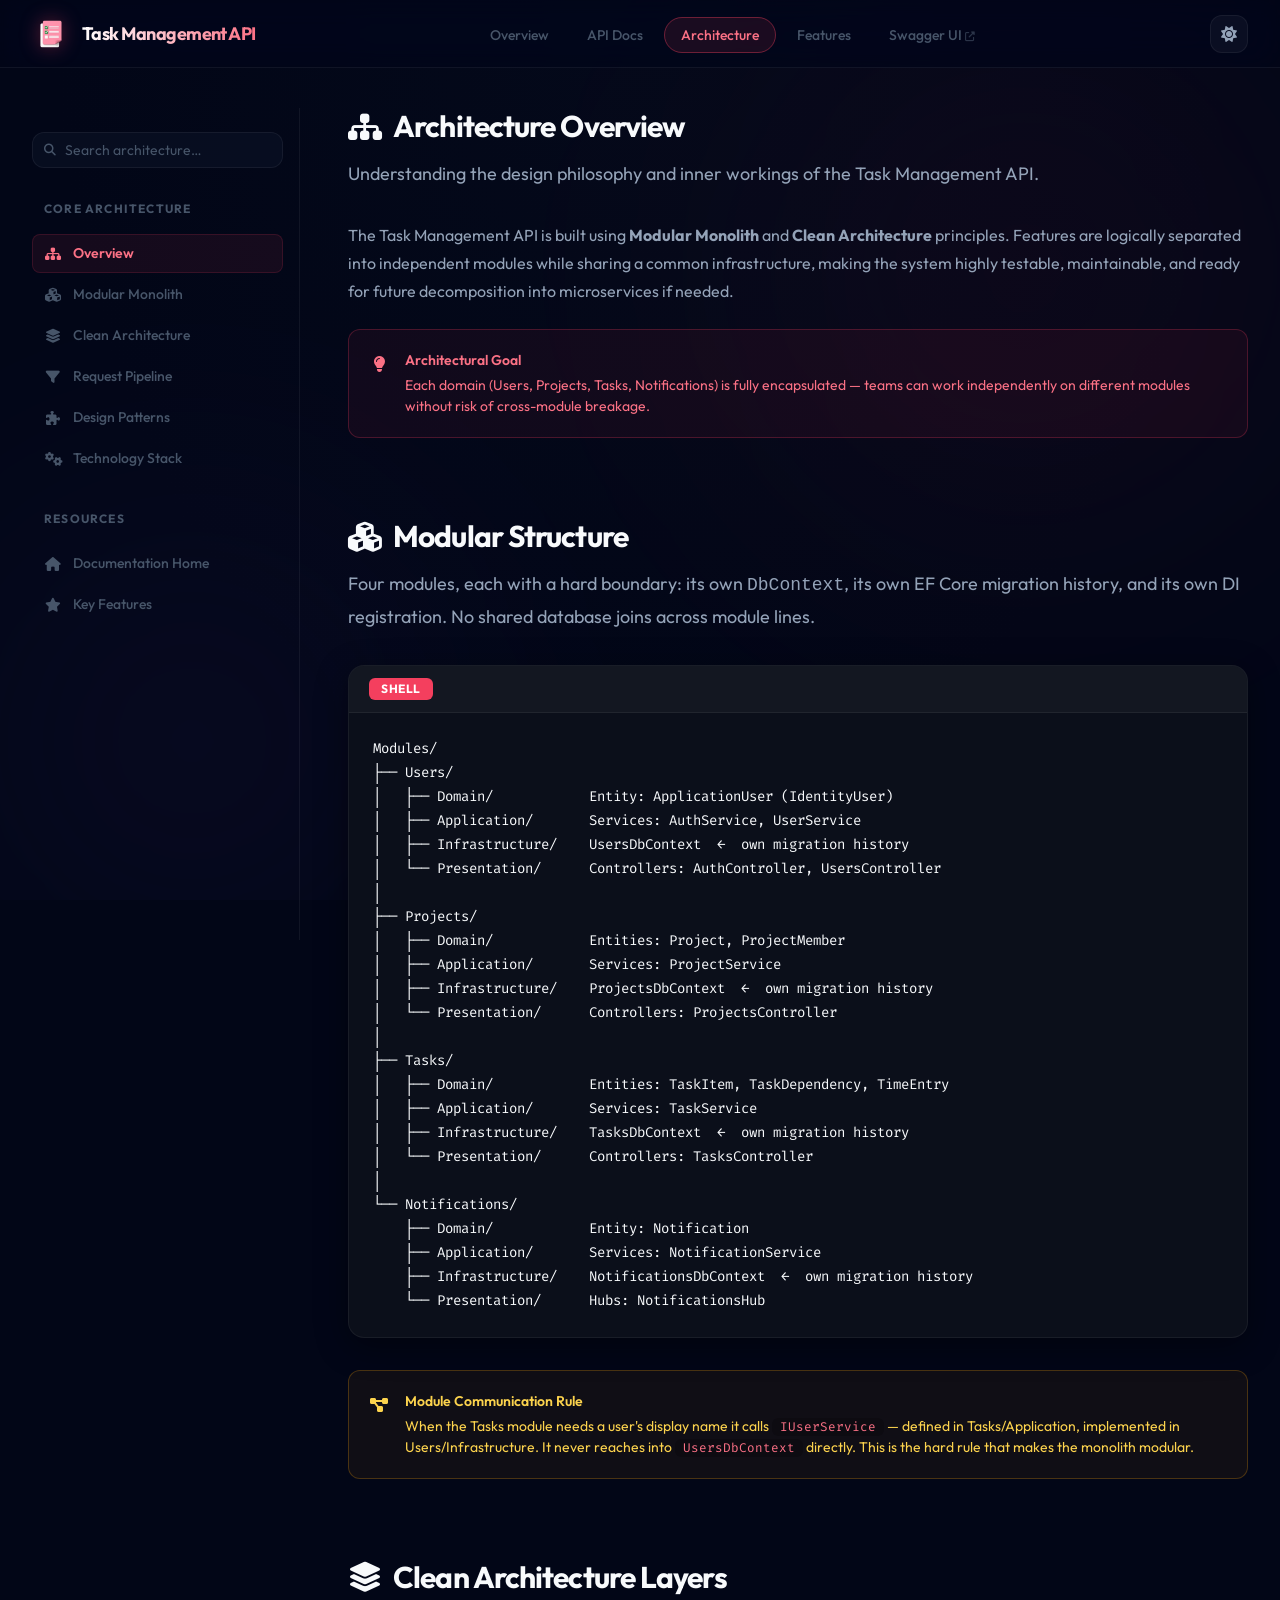
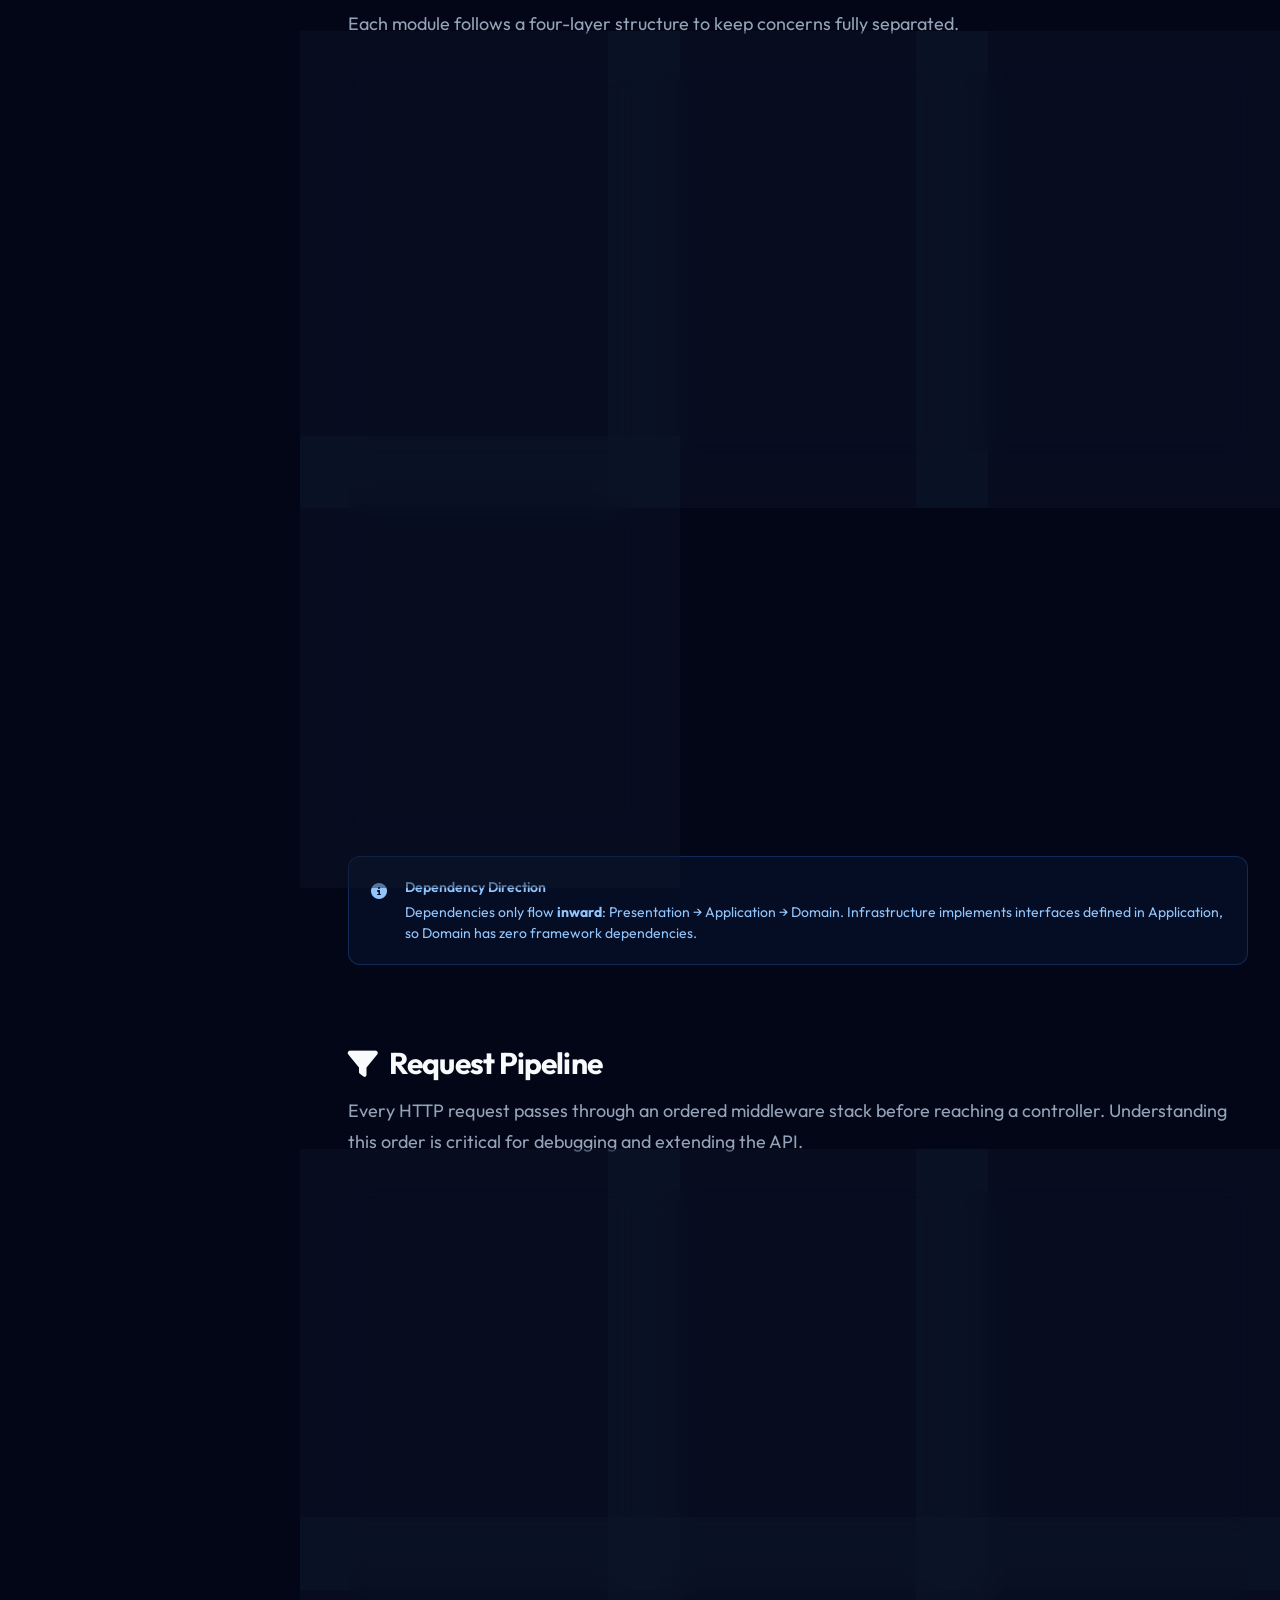
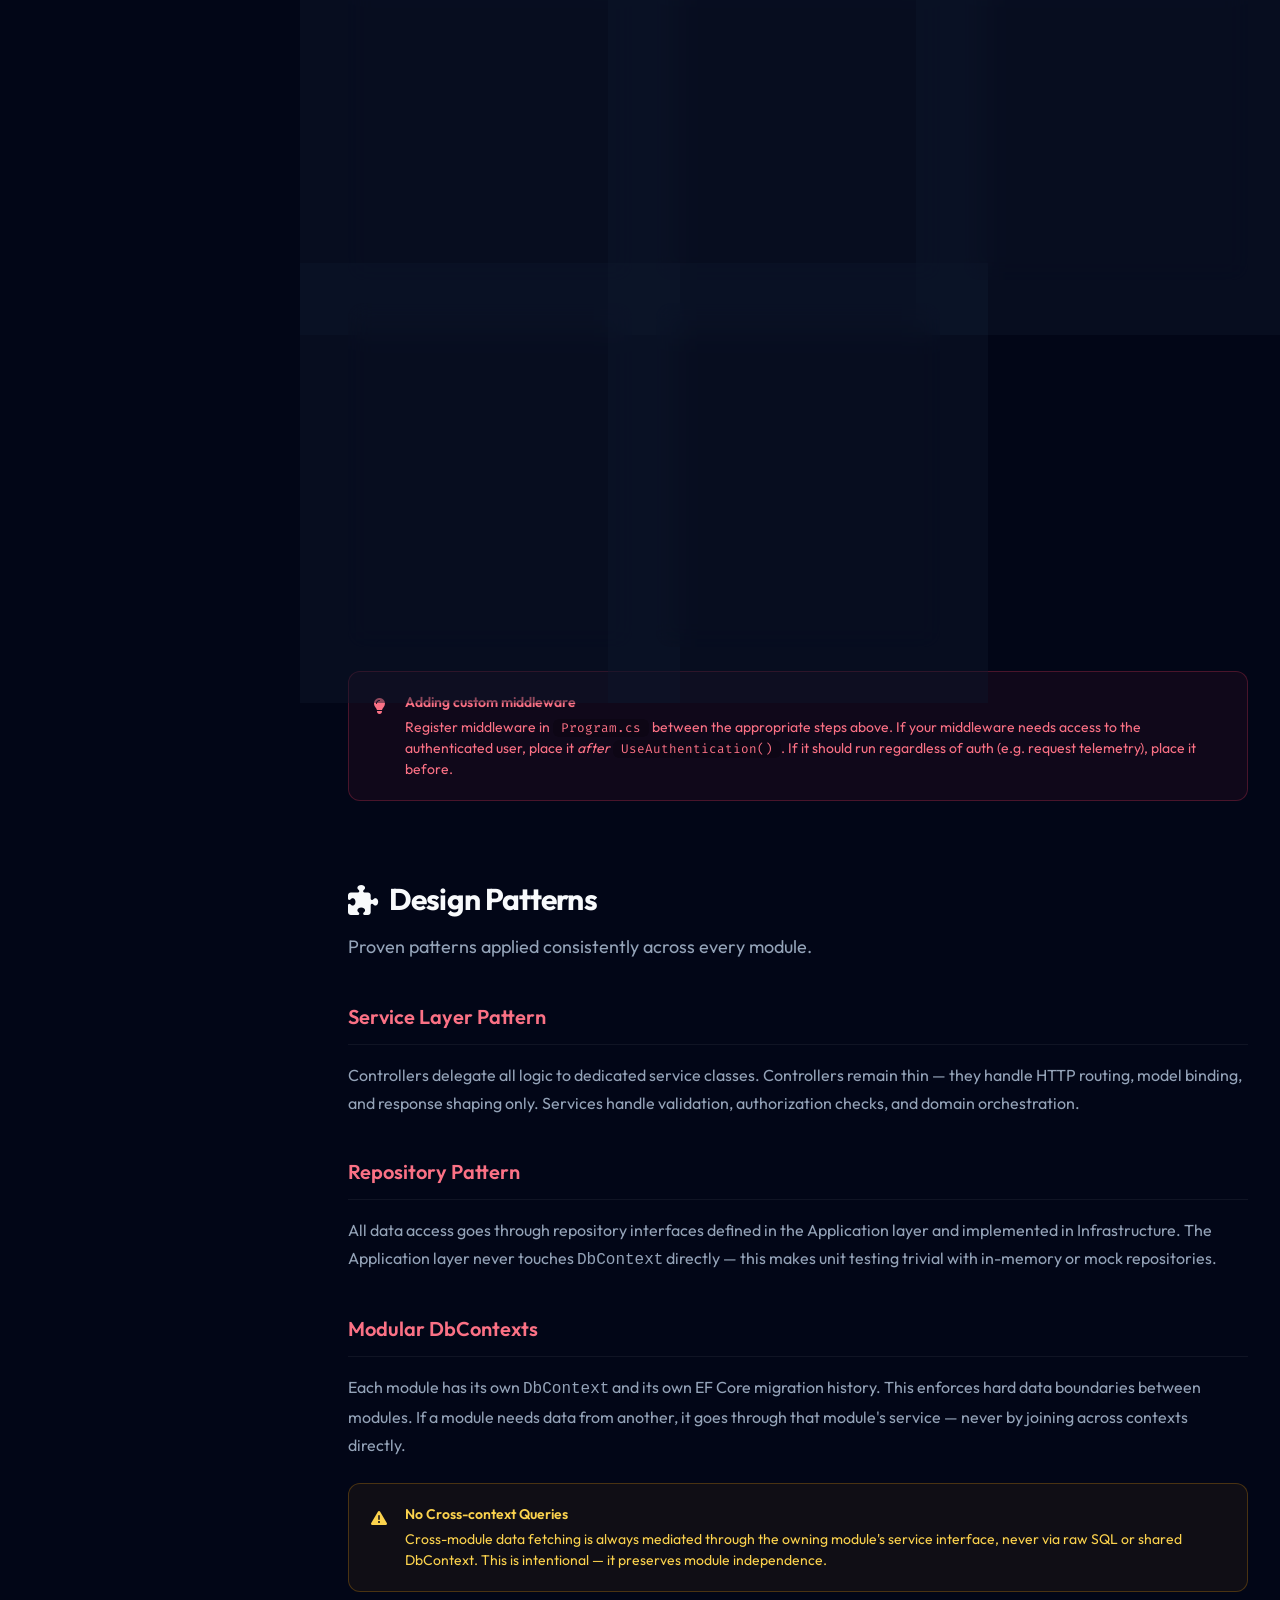
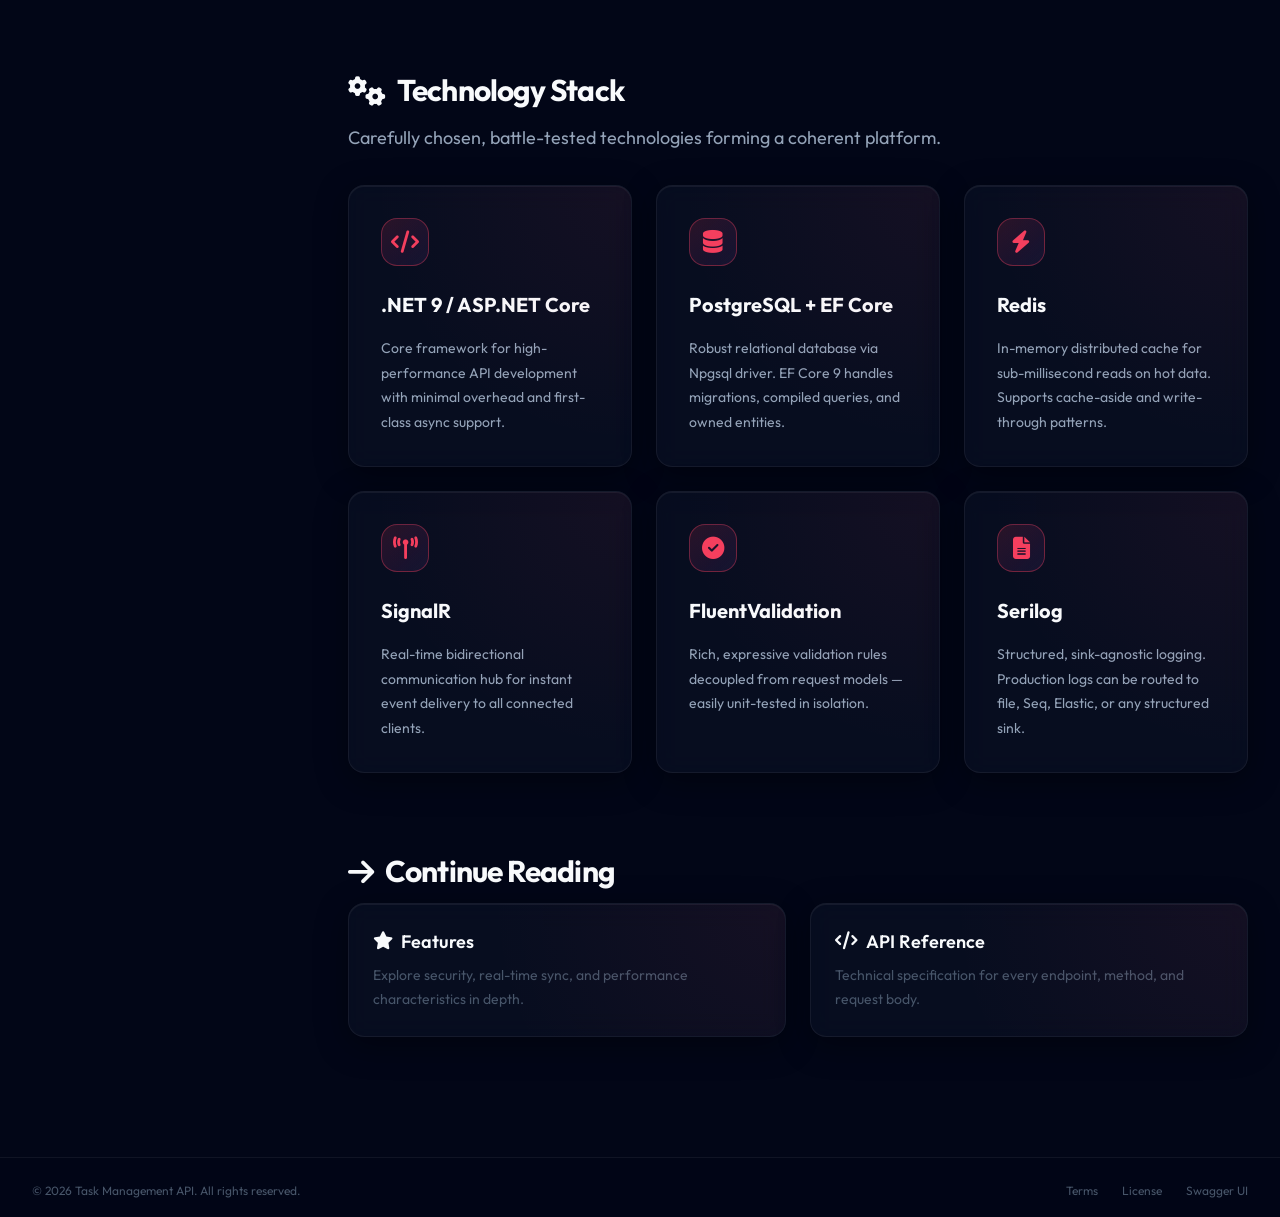
<file: TaskManagementAPI/wwwroot/architecture.html>
<!DOCTYPE html>
<html lang="en" data-theme="dark">
<head>
  <meta charset="UTF-8">
  <meta name="viewport" content="width=device-width, initial-scale=1.0">
  <title>Architecture — Task Management API</title>
  <meta name="description" content="Understand the Modular Monolith and Clean Architecture design of the Task Management API.">
  <link rel="icon" type="image/png" href="images/logo.png">
  <link rel="preconnect" href="https://fonts.googleapis.com">
  <link rel="preconnect" href="https://fonts.gstatic.com" crossorigin>
  <link rel="stylesheet" href="https://cdnjs.cloudflare.com/ajax/libs/font-awesome/6.4.0/css/all.min.css">
  <link rel="stylesheet" href="css/styles.css">
</head>
<body>

  <!-- PAGE LOADER -->
  <div id="page-loader" role="status" aria-label="Loading">
    <div class="loader-logo-wrap">
      <img src="images/logo.png" alt="" class="loader-logo">
      <div class="loader-logo-shimmer"></div>
    </div>
    <div class="loader-bar-wrap"><div class="loader-bar"></div></div>
    <span class="loader-text">Loading</span>
  </div>

  <div class="bg-atmosphere" aria-hidden="true"></div>
  <div class="nav-backdrop" aria-hidden="true"></div>

  <div class="site-wrap">

    <header class="site-header">
      <div class="header-inner">
        <a href="index.html" class="logo-link">
          <img src="images/logo.png" alt="Task Management API" class="logo-img">
          <span class="logo-name">Task Management API</span>
        </a>
        <nav class="site-nav" aria-label="Main navigation">
          <ul>
            <li><a href="index.html">Overview</a></li>
            <li><a href="api-docs.html">API Docs</a></li>
            <li><a href="architecture.html" class="active">Architecture</a></li>
            <li><a href="features.html">Features</a></li>
            <li><a href="/swagger" target="_blank" rel="noopener">Swagger UI <i class="fas fa-external-link-alt" style="font-size:0.7em;opacity:.6;"></i></a></li>
          </ul>
        </nav>
        <div class="header-actions">
          <button class="theme-toggle" data-theme-toggle aria-label="Switch theme">
            <i class="fas fa-sun" aria-hidden="true"></i>
          </button>
          <button class="hamburger" aria-label="Open menu" aria-expanded="false">
            <span></span><span></span><span></span>
          </button>
        </div>
      </div>
    </header>

    <main class="page-main">
      <div class="doc-layout">

        <!-- SIDEBAR -->
        <aside class="doc-sidebar">
          <div class="search-box">
            <input type="text" id="searchInput" placeholder="Search architecture…" autocomplete="off" aria-label="Search architecture">
          </div>
          <nav aria-label="Architecture sections">
            <div class="sidebar-section-title">Core Architecture</div>
            <a href="#overview" class="sidebar-link active">
              <i class="fas fa-sitemap" aria-hidden="true"></i> Overview
            </a>
            <a href="#modular" class="sidebar-link">
              <i class="fas fa-cubes" aria-hidden="true"></i> Modular Monolith
            </a>
            <a href="#layers" class="sidebar-link">
              <i class="fas fa-layer-group" aria-hidden="true"></i> Clean Architecture
            </a>
            <a href="#pipeline" class="sidebar-link">
              <i class="fas fa-filter" aria-hidden="true"></i> Request Pipeline
            </a>
            <a href="#patterns" class="sidebar-link">
              <i class="fas fa-puzzle-piece" aria-hidden="true"></i> Design Patterns
            </a>
            <a href="#technologies" class="sidebar-link">
              <i class="fas fa-cogs" aria-hidden="true"></i> Technology Stack
            </a>

            <div class="sidebar-section-title">Resources</div>
            <a href="index.html" class="sidebar-link">
              <i class="fas fa-home" aria-hidden="true"></i> Documentation Home
            </a>
            <a href="features.html" class="sidebar-link">
              <i class="fas fa-star" aria-hidden="true"></i> Key Features
            </a>
          </nav>
        </aside>

        <!-- CONTENT -->
        <div class="doc-content">

          <!-- Overview -->
          <section id="overview">
            <h2><i class="fas fa-sitemap" aria-hidden="true"></i> Architecture Overview</h2>
            <p class="section-lead">Understanding the design philosophy and inner workings of the Task Management API.</p>
            <p>The Task Management API is built using <strong>Modular Monolith</strong> and <strong>Clean Architecture</strong> principles. Features are logically separated into independent modules while sharing a common infrastructure, making the system highly testable, maintainable, and ready for future decomposition into microservices if needed.</p>

            <div class="callout callout-tip reveal">
              <div class="callout-icon"><i class="fas fa-lightbulb" aria-hidden="true"></i></div>
              <div>
                <div class="callout-title">Architectural Goal</div>
                <div class="callout-body">Each domain (Users, Projects, Tasks, Notifications) is fully encapsulated — teams can work independently on different modules without risk of cross-module breakage.</div>
              </div>
            </div>
          </section>

          <!-- Modular Monolith -->
          <section id="modular">
            <h2><i class="fas fa-cubes" aria-hidden="true"></i> Modular Structure</h2>
            <p class="section-lead">Four modules, each with a hard boundary: its own <code>DbContext</code>, its own EF Core migration history, and its own DI registration. No shared database joins across module lines.</p>

            <div class="code-block reveal" style="margin-bottom:2rem;">
              <div class="code-block-header">
                <span class="code-lang-badge">Shell</span>
              </div>
              <pre><code>Modules/
├── Users/
│   ├── Domain/            Entity: ApplicationUser (IdentityUser)
│   ├── Application/       Services: AuthService, UserService
│   ├── Infrastructure/    UsersDbContext  ←  own migration history
│   └── Presentation/      Controllers: AuthController, UsersController
│
├── Projects/
│   ├── Domain/            Entities: Project, ProjectMember
│   ├── Application/       Services: ProjectService
│   ├── Infrastructure/    ProjectsDbContext  ←  own migration history
│   └── Presentation/      Controllers: ProjectsController
│
├── Tasks/
│   ├── Domain/            Entities: TaskItem, TaskDependency, TimeEntry
│   ├── Application/       Services: TaskService
│   ├── Infrastructure/    TasksDbContext  ←  own migration history
│   └── Presentation/      Controllers: TasksController
│
└── Notifications/
    ├── Domain/            Entity: Notification
    ├── Application/       Services: NotificationService
    ├── Infrastructure/    NotificationsDbContext  ←  own migration history
    └── Presentation/      Hubs: NotificationsHub</code></pre>
            </div>

            <div class="callout callout-warn reveal">
              <div class="callout-icon"><i class="fas fa-project-diagram" aria-hidden="true"></i></div>
              <div>
                <div class="callout-title">Module Communication Rule</div>
                <div class="callout-body">When the Tasks module needs a user's display name it calls <code>IUserService</code> — defined in Tasks/Application, implemented in Users/Infrastructure. It never reaches into <code>UsersDbContext</code> directly. This is the hard rule that makes the monolith modular.</div>
              </div>
            </div>
          </section>

          <!-- Clean Architecture Layers -->
          <section id="layers">
            <h2><i class="fas fa-layer-group" aria-hidden="true"></i> Clean Architecture Layers</h2>
            <p class="section-lead">Each module follows a four-layer structure to keep concerns fully separated.</p>

            <div class="grid-auto-2 reveal">
              <div class="card feature-card">
                <div class="feature-icon"><i class="fas fa-desktop" aria-hidden="true"></i></div>
                <h4>Presentation Layer</h4>
                <p>Handles API entry points, request routing, and response formatting. Controllers stay intentionally thin.</p>
                <ul class="feature-list">
                  <li>REST Controllers</li>
                  <li>Middleware &amp; auth filters</li>
                  <li>Swagger/OpenAPI spec</li>
                </ul>
              </div>

              <div class="card feature-card">
                <div class="feature-icon"><i class="fas fa-project-diagram" aria-hidden="true"></i></div>
                <h4>Application Layer</h4>
                <p>Business orchestration — services, use-case handlers, validation, and cross-module event dispatch.</p>
                <ul class="feature-list">
                  <li>Service &amp; use-case classes</li>
                  <li>DTOs &amp; request models</li>
                  <li>FluentValidation rules</li>
                </ul>
              </div>

              <div class="card feature-card">
                <div class="feature-icon"><i class="fas fa-database" aria-hidden="true"></i></div>
                <h4>Infrastructure Layer</h4>
                <p>All I/O concerns: database persistence, caching, email, file storage, and third-party integrations.</p>
                <ul class="feature-list">
                  <li>Module-scoped DbContexts</li>
                  <li>EF Core entity configs</li>
                  <li>Redis cache providers</li>
                </ul>
              </div>

              <div class="card feature-card">
                <div class="feature-icon"><i class="fas fa-cube" aria-hidden="true"></i></div>
                <h4>Domain Layer</h4>
                <p>The pure, framework-free heart of each module. Contains entities, value objects, and domain events.</p>
                <ul class="feature-list">
                  <li>Aggregate roots &amp; entities</li>
                  <li>Domain events</li>
                  <li>Value objects &amp; exceptions</li>
                </ul>
              </div>
            </div>

            <div class="callout callout-info reveal">
              <div class="callout-icon"><i class="fas fa-info-circle" aria-hidden="true"></i></div>
              <div>
                <div class="callout-title">Dependency Direction</div>
                <div class="callout-body">Dependencies only flow <strong>inward</strong>: Presentation → Application → Domain. Infrastructure implements interfaces defined in Application, so Domain has zero framework dependencies.</div>
              </div>
            </div>
          </section>

          <!-- Request Pipeline -->
          <section id="pipeline">
            <h2><i class="fas fa-filter" aria-hidden="true"></i> Request Pipeline</h2>
            <p class="section-lead">Every HTTP request passes through an ordered middleware stack before reaching a controller. Understanding this order is critical for debugging and extending the API.</p>

            <div class="grid-auto-2 reveal">
              <div class="card feature-card">
                <div class="feature-icon" style="background:rgba(99,102,241,.12);color:#6366f1;"><i class="fas fa-globe" aria-hidden="true"></i></div>
                <h4>① HTTPS Redirection</h4>
                <p>All plain HTTP connections are redirected to HTTPS immediately. In the Replit development environment this is suppressed so the proxied preview iframe works without cert issues.</p>
              </div>
              <div class="card feature-card">
                <div class="feature-icon" style="background:rgba(99,102,241,.12);color:#6366f1;"><i class="fas fa-file-code" aria-hidden="true"></i></div>
                <h4>② Static Files</h4>
                <p>The <code>wwwroot/</code> directory is served before any routing logic. Documentation pages, stylesheets, and scripts are delivered without touching the ASP.NET Core controller pipeline.</p>
              </div>
              <div class="card feature-card">
                <div class="feature-icon" style="background:rgba(99,102,241,.12);color:#6366f1;"><i class="fas fa-pen" aria-hidden="true"></i></div>
                <h4>③ Structured Request Logging</h4>
                <p>Serilog's request-logging middleware captures method, path, status code, and elapsed time. Every log line carries a <code>RequestId</code> that threads through the entire downstream pipeline.</p>
              </div>
              <div class="card feature-card">
                <div class="feature-icon" style="background:rgba(99,102,241,.12);color:#6366f1;"><i class="fas fa-tachometer-alt" aria-hidden="true"></i></div>
                <h4>④ Rate Limiting</h4>
                <p>A sliding-window limiter checks request budget before any authentication occurs. Clients that exceed 100 req/min receive an immediate <code>429</code> — the identity layer is never reached.</p>
              </div>
              <div class="card feature-card">
                <div class="feature-icon" style="background:rgba(99,102,241,.12);color:#6366f1;"><i class="fas fa-lock" aria-hidden="true"></i></div>
                <h4>⑤ Authentication &amp; Authorization</h4>
                <p>JWT bearer token is validated. The <code>[Authorize]</code> attribute enforces role requirements. Unauthenticated requests stop here with a <code>401</code>; forbidden roles stop with <code>403</code>.</p>
              </div>
              <div class="card feature-card">
                <div class="feature-icon" style="background:rgba(99,102,241,.12);color:#6366f1;"><i class="fas fa-hdd" aria-hidden="true"></i></div>
                <h4>⑥ Response Compression</h4>
                <p>Gzip and Brotli compression is applied on the way out for all JSON responses larger than 1 KB. Typically reduces API payload sizes by 60–80% on list endpoints.</p>
              </div>
              <div class="card feature-card">
                <div class="feature-icon" style="background:rgba(99,102,241,.12);color:#6366f1;"><i class="fas fa-check-double" aria-hidden="true"></i></div>
                <h4>⑦ FluentValidation</h4>
                <p>Request DTOs are validated before the controller action body executes. Invalid requests return a <code>400</code> with a structured error map — the service layer never sees bad input.</p>
              </div>
              <div class="card feature-card">
                <div class="feature-icon" style="background:rgba(99,102,241,.12);color:#6366f1;"><i class="fas fa-broadcast-tower" aria-hidden="true"></i></div>
                <h4>⑧ SignalR &amp; Controller Routing</h4>
                <p>Requests are dispatched either to the <code>/hubs/notifications</code> SignalR hub or to the appropriate module controller. Controllers delegate to service classes and return structured responses.</p>
              </div>
            </div>

            <div class="callout callout-tip reveal">
              <div class="callout-icon"><i class="fas fa-lightbulb" aria-hidden="true"></i></div>
              <div>
                <div class="callout-title">Adding custom middleware</div>
                <div class="callout-body">Register middleware in <code>Program.cs</code> between the appropriate steps above. If your middleware needs access to the authenticated user, place it <em>after</em> <code>UseAuthentication()</code>. If it should run regardless of auth (e.g. request telemetry), place it before.</div>
              </div>
            </div>
          </section>

          <!-- Design Patterns -->
          <section id="patterns">
            <h2><i class="fas fa-puzzle-piece" aria-hidden="true"></i> Design Patterns</h2>
            <p class="section-lead">Proven patterns applied consistently across every module.</p>

            <h3>Service Layer Pattern</h3>
            <p>Controllers delegate all logic to dedicated service classes. Controllers remain thin — they handle HTTP routing, model binding, and response shaping only. Services handle validation, authorization checks, and domain orchestration.</p>

            <h3>Repository Pattern</h3>
            <p>All data access goes through repository interfaces defined in the Application layer and implemented in Infrastructure. The Application layer never touches <code>DbContext</code> directly — this makes unit testing trivial with in-memory or mock repositories.</p>

            <h3>Modular DbContexts</h3>
            <p>Each module has its own <code>DbContext</code> and its own EF Core migration history. This enforces hard data boundaries between modules. If a module needs data from another, it goes through that module's service — never by joining across contexts directly.</p>

            <div class="callout callout-warn reveal">
              <div class="callout-icon"><i class="fas fa-exclamation-triangle" aria-hidden="true"></i></div>
              <div>
                <div class="callout-title">No Cross-context Queries</div>
                <div class="callout-body">Cross-module data fetching is always mediated through the owning module's service interface, never via raw SQL or shared DbContext. This is intentional — it preserves module independence.</div>
              </div>
            </div>
          </section>

          <!-- Technology Stack -->
          <section id="technologies">
            <h2><i class="fas fa-cogs" aria-hidden="true"></i> Technology Stack</h2>
            <p class="section-lead">Carefully chosen, battle-tested technologies forming a coherent platform.</p>

            <div class="grid-auto-2 reveal">
              <div class="card step-card">
                <div class="step-icon"><i class="fas fa-code" aria-hidden="true"></i></div>
                <h3>.NET 9 / ASP.NET Core</h3>
                <p>Core framework for high-performance API development with minimal overhead and first-class async support.</p>
              </div>
              <div class="card step-card">
                <div class="step-icon"><i class="fas fa-database" aria-hidden="true"></i></div>
                <h3>PostgreSQL + EF Core</h3>
                <p>Robust relational database via Npgsql driver. EF Core 9 handles migrations, compiled queries, and owned entities.</p>
              </div>
              <div class="card step-card">
                <div class="step-icon"><i class="fas fa-bolt" aria-hidden="true"></i></div>
                <h3>Redis</h3>
                <p>In-memory distributed cache for sub-millisecond reads on hot data. Supports cache-aside and write-through patterns.</p>
              </div>
              <div class="card step-card">
                <div class="step-icon"><i class="fas fa-broadcast-tower" aria-hidden="true"></i></div>
                <h3>SignalR</h3>
                <p>Real-time bidirectional communication hub for instant event delivery to all connected clients.</p>
              </div>
              <div class="card step-card">
                <div class="step-icon"><i class="fas fa-check-circle" aria-hidden="true"></i></div>
                <h3>FluentValidation</h3>
                <p>Rich, expressive validation rules decoupled from request models — easily unit-tested in isolation.</p>
              </div>
              <div class="card step-card">
                <div class="step-icon"><i class="fas fa-file-alt" aria-hidden="true"></i></div>
                <h3>Serilog</h3>
                <p>Structured, sink-agnostic logging. Production logs can be routed to file, Seq, Elastic, or any structured sink.</p>
              </div>
            </div>
          </section>

          <!-- Continue reading -->
          <section>
            <h2><i class="fas fa-arrow-right" aria-hidden="true"></i> Continue Reading</h2>
            <div class="grid-auto-2 reveal">
              <a href="features.html" class="card quick-link">
                <h3><i class="fas fa-star" aria-hidden="true"></i> Features</h3>
                <p>Explore security, real-time sync, and performance characteristics in depth.</p>
              </a>
              <a href="api-docs.html" class="card quick-link">
                <h3><i class="fas fa-code" aria-hidden="true"></i> API Reference</h3>
                <p>Technical specification for every endpoint, method, and request body.</p>
              </a>
            </div>
          </section>

        </div>
      </div>
    </main>

    <footer class="site-footer">
      <div class="footer-inner">
        <p class="footer-copy">&copy; <span class="current-year"></span> Task Management API. All rights reserved.</p>
        <nav class="footer-links" aria-label="Footer links">
          <a href="terms.html">Terms</a>
          <a href="license.html">License</a>
          <a href="/swagger" target="_blank" rel="noopener">Swagger UI</a>
        </nav>
      </div>
    </footer>
  </div>

  <script src="js/main.js"></script>
</body>
</html>
</file>
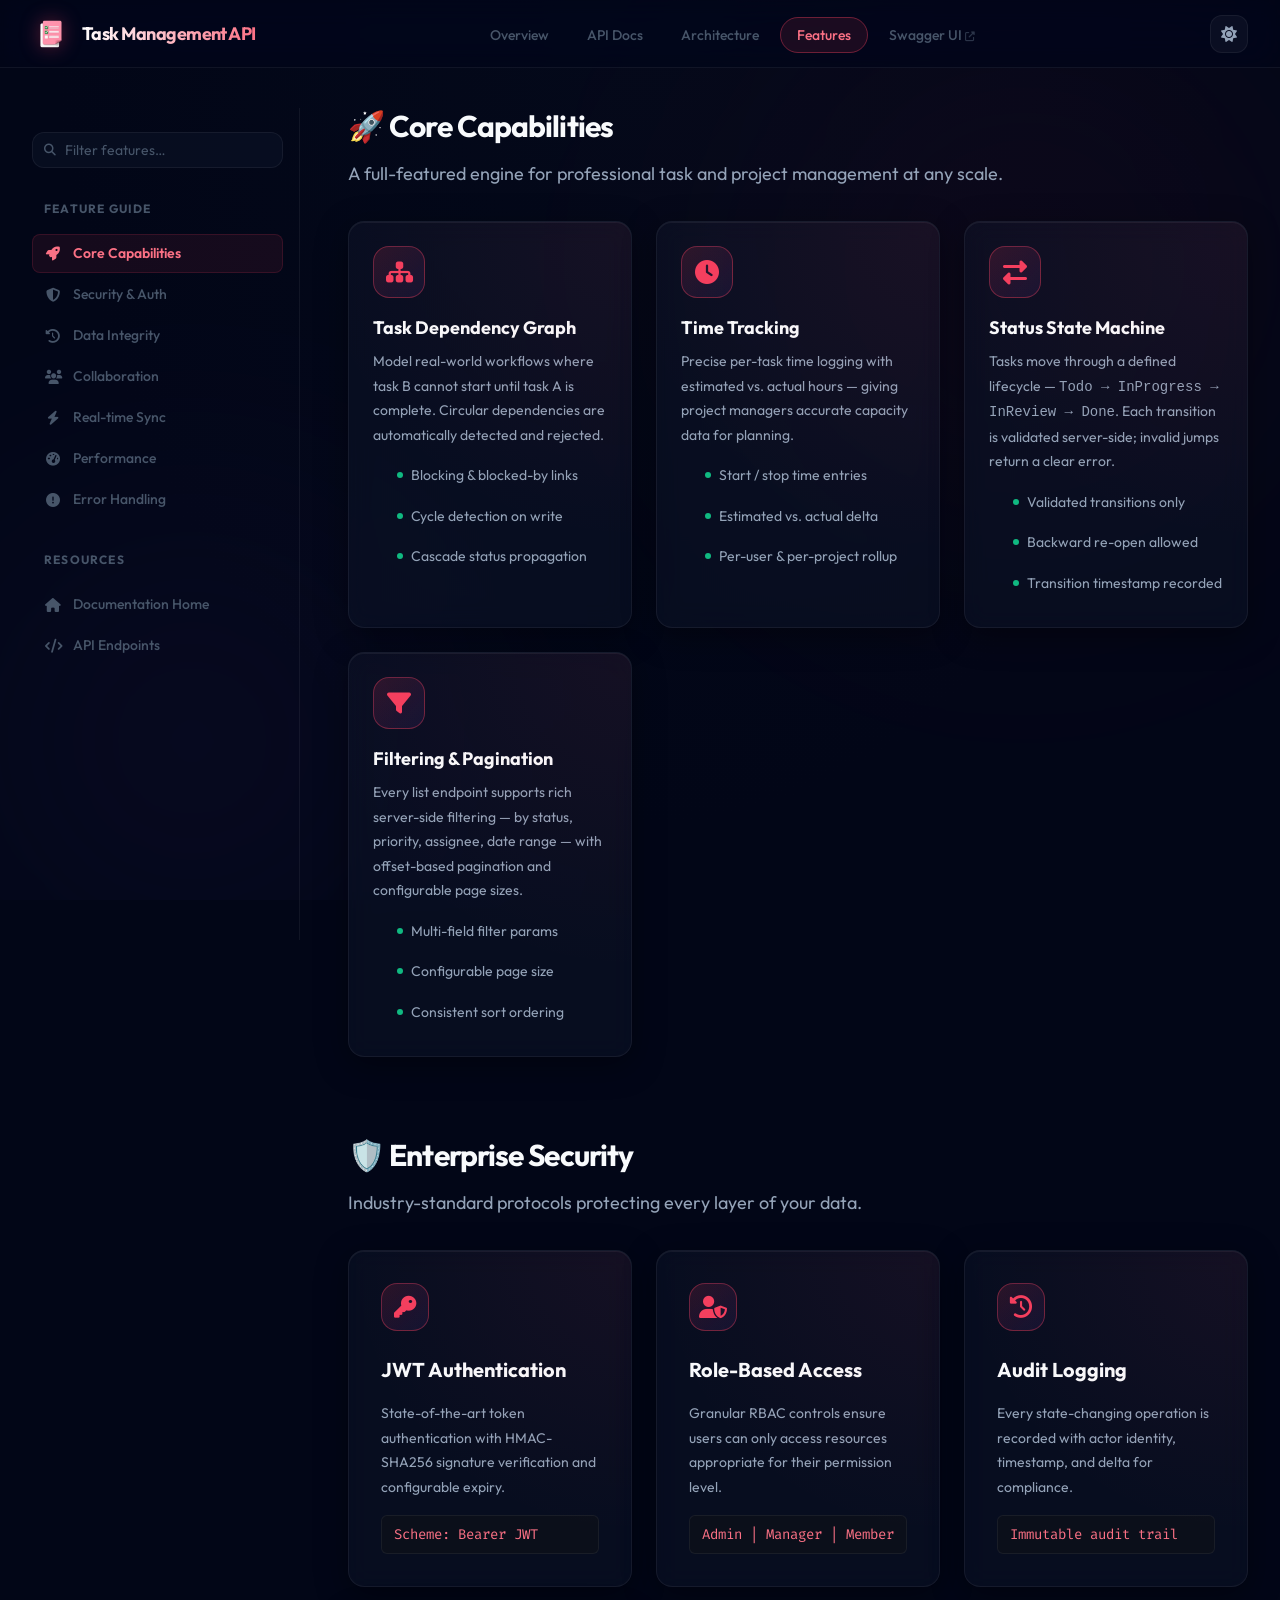
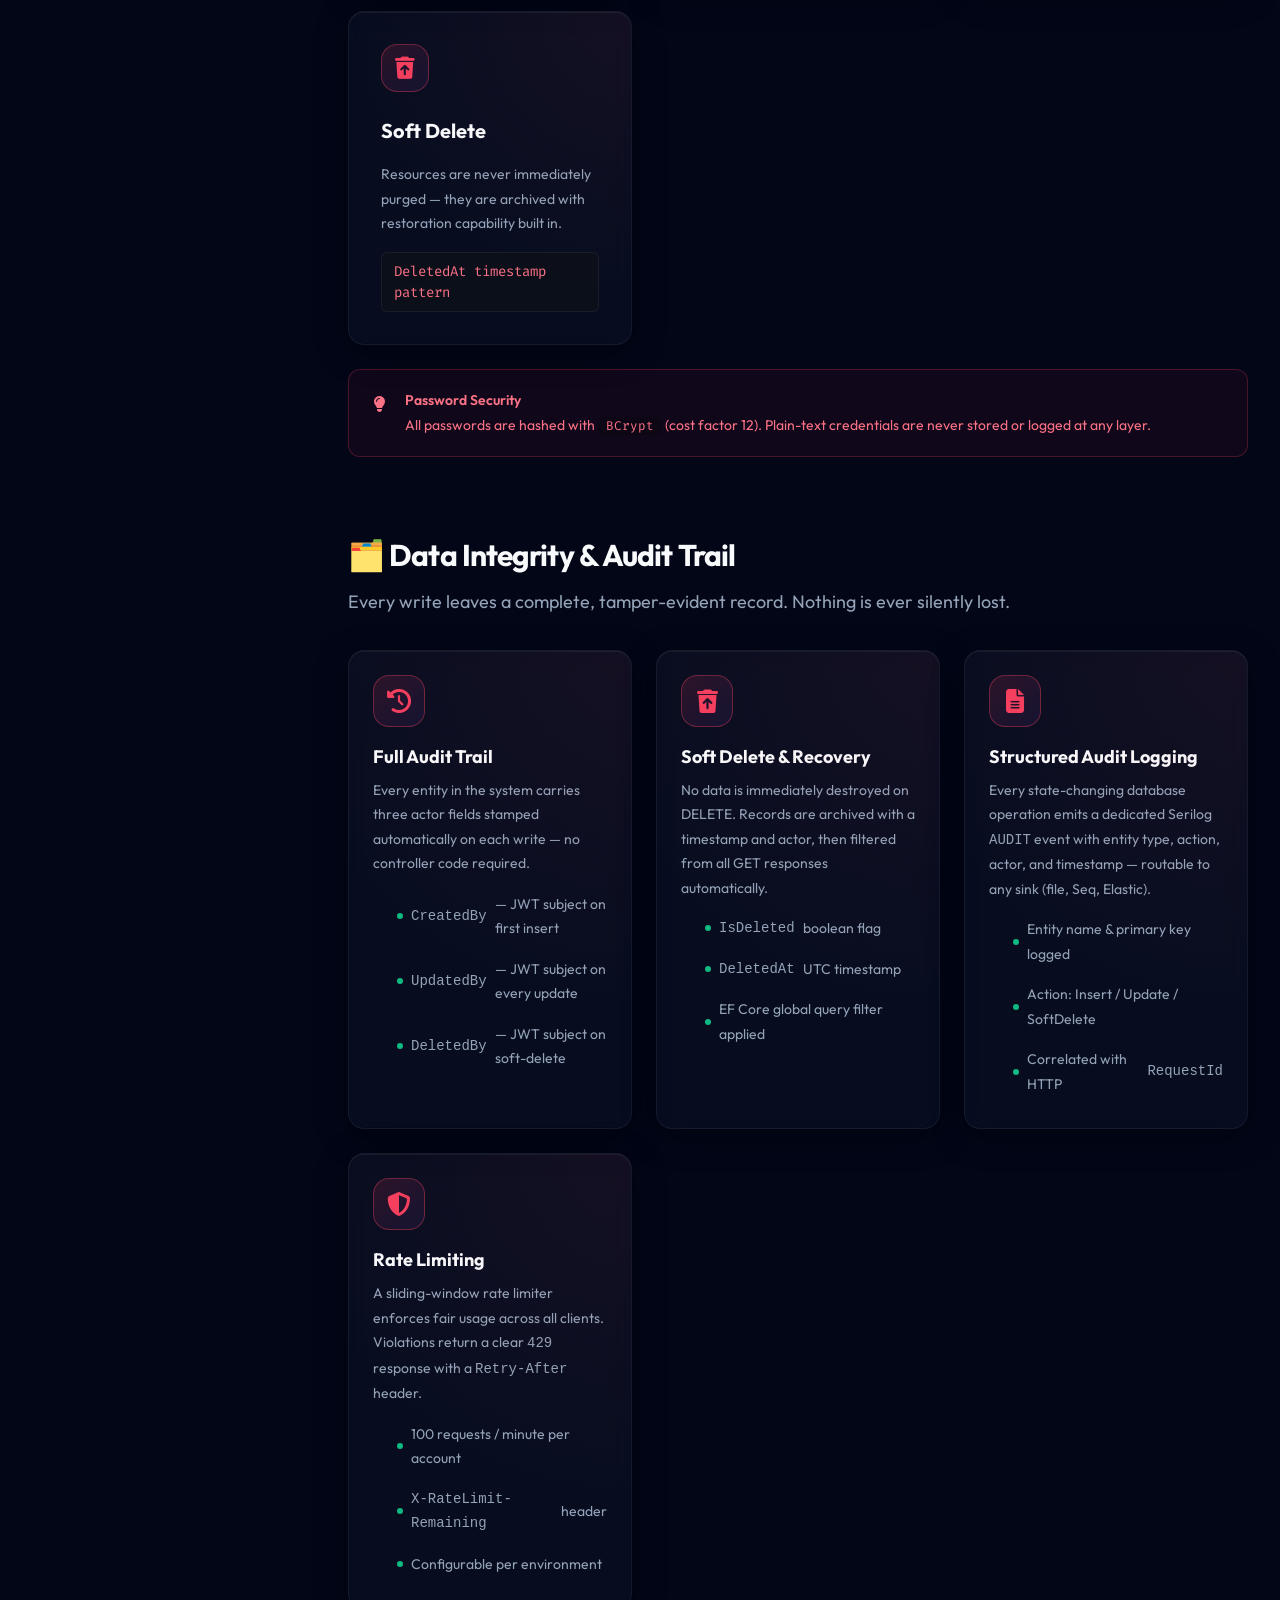
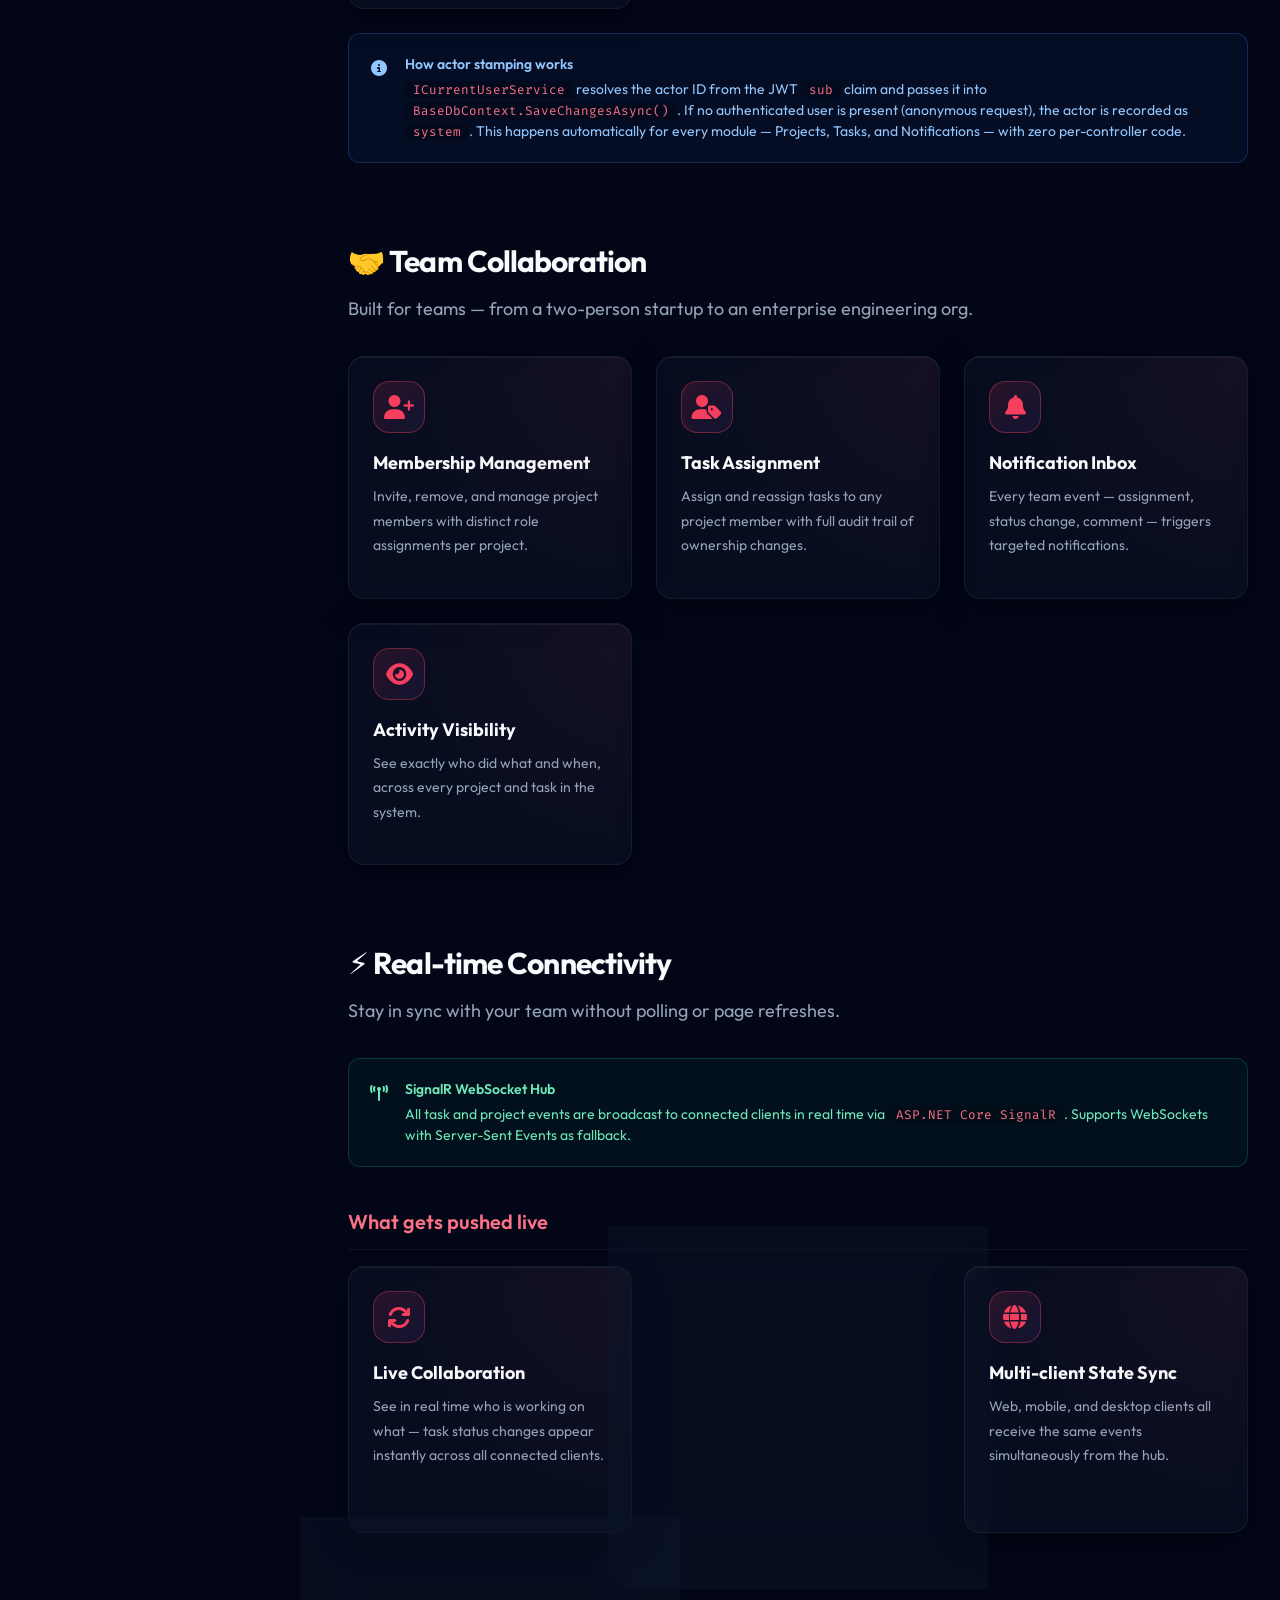
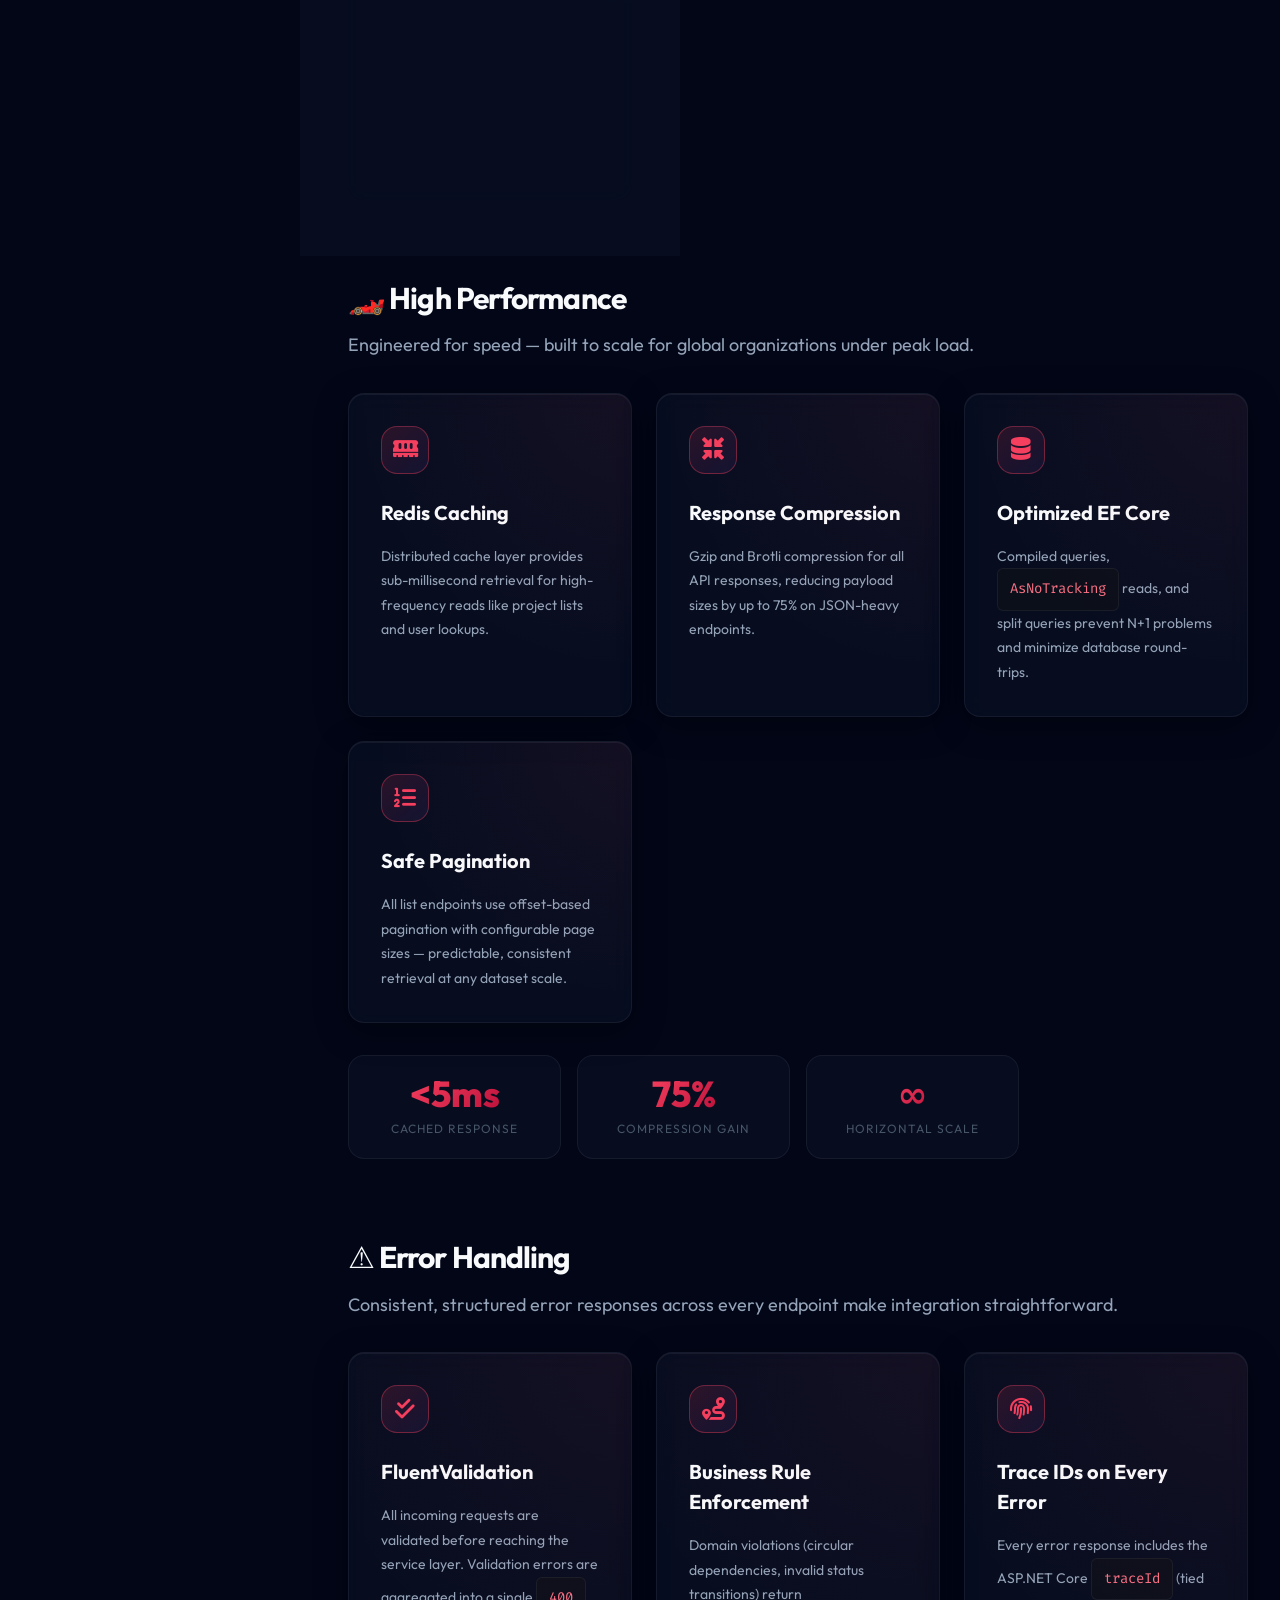
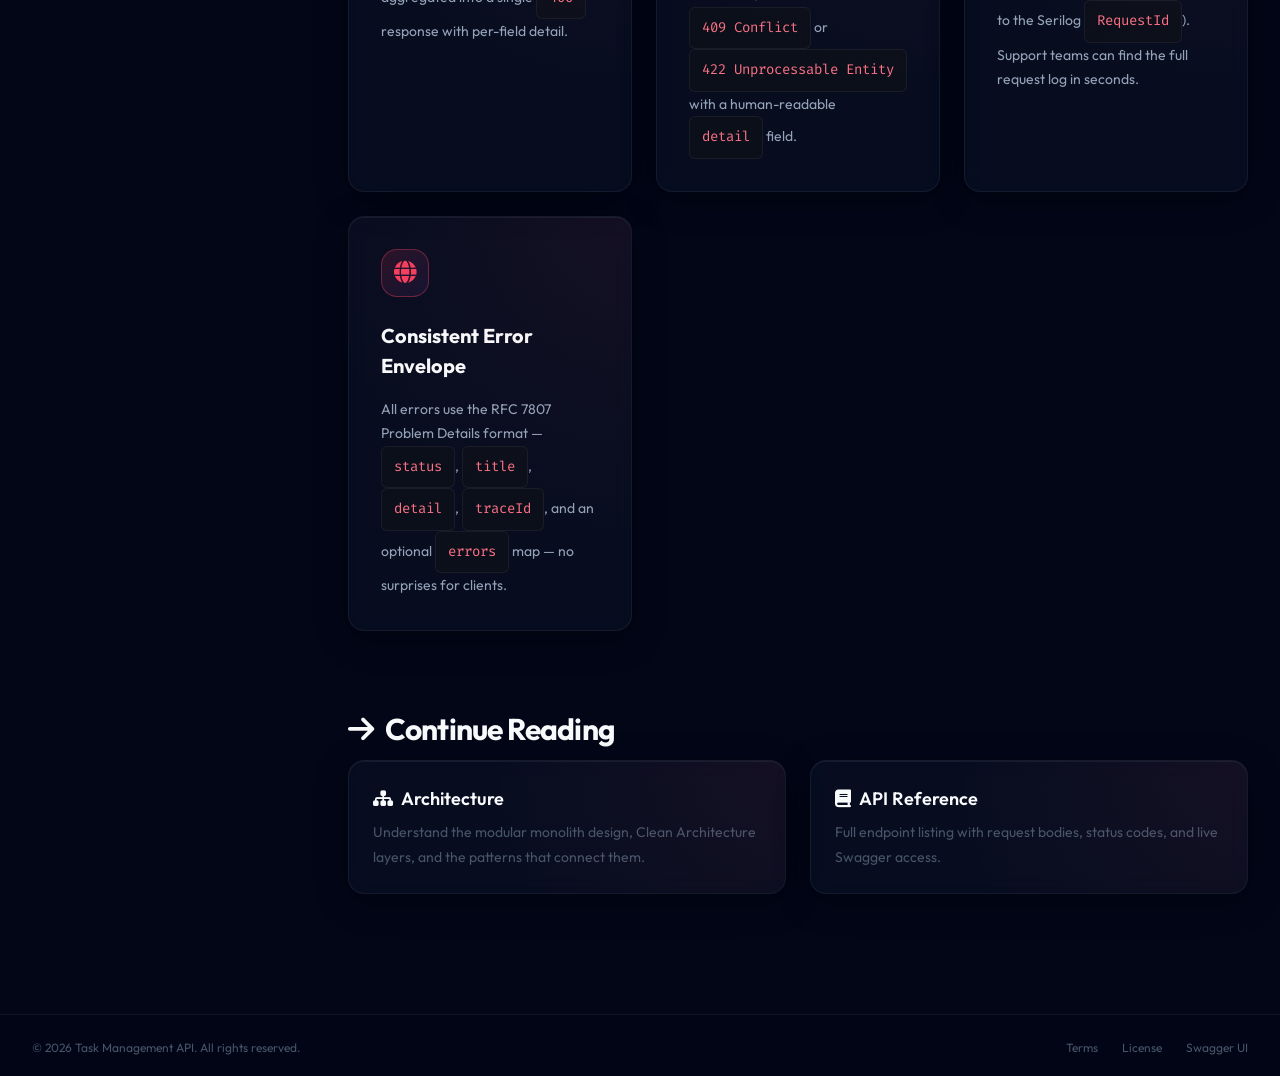
<file: TaskManagementAPI/wwwroot/features.html>
<!DOCTYPE html>
<html lang="en" data-theme="dark">
<head>
  <meta charset="UTF-8">
  <meta name="viewport" content="width=device-width, initial-scale=1.0">
  <title>Features — Task Management API</title>
  <meta name="description" content="Explore security, real-time sync, performance, and collaboration features of the Task Management API.">
  <link rel="icon" type="image/png" href="images/logo.png">
  <link rel="preconnect" href="https://fonts.googleapis.com">
  <link rel="preconnect" href="https://fonts.gstatic.com" crossorigin>
  <link rel="stylesheet" href="https://cdnjs.cloudflare.com/ajax/libs/font-awesome/6.4.0/css/all.min.css">
  <link rel="stylesheet" href="css/styles.css">
</head>
<body>

  <!-- PAGE LOADER -->
  <div id="page-loader" role="status" aria-label="Loading">
    <div class="loader-logo-wrap">
      <img src="images/logo.png" alt="" class="loader-logo">
      <div class="loader-logo-shimmer"></div>
    </div>
    <div class="loader-bar-wrap"><div class="loader-bar"></div></div>
    <span class="loader-text">Loading</span>
  </div>

  <div class="bg-atmosphere" aria-hidden="true"></div>
  <div class="nav-backdrop" aria-hidden="true"></div>

  <div class="site-wrap">

    <header class="site-header">
      <div class="header-inner">
        <a href="index.html" class="logo-link">
          <img src="images/logo.png" alt="Task Management API" class="logo-img">
          <span class="logo-name">Task Management API</span>
        </a>
        <nav class="site-nav" aria-label="Main navigation">
          <ul>
            <li><a href="index.html">Overview</a></li>
            <li><a href="api-docs.html">API Docs</a></li>
            <li><a href="architecture.html">Architecture</a></li>
            <li><a href="features.html" class="active">Features</a></li>
            <li><a href="/swagger" target="_blank" rel="noopener">Swagger UI <i class="fas fa-external-link-alt" style="font-size:0.7em;opacity:.6;"></i></a></li>
          </ul>
        </nav>
        <div class="header-actions">
          <button class="theme-toggle" data-theme-toggle aria-label="Switch theme">
            <i class="fas fa-sun" aria-hidden="true"></i>
          </button>
          <button class="hamburger" aria-label="Open menu" aria-expanded="false">
            <span></span><span></span><span></span>
          </button>
        </div>
      </div>
    </header>

    <main class="page-main">
      <div class="doc-layout">

        <!-- SIDEBAR -->
        <aside class="doc-sidebar">
          <div class="search-box">
            <input type="text" id="searchInput" placeholder="Filter features…" autocomplete="off" aria-label="Search features">
          </div>
          <nav aria-label="Feature sections">
            <div class="sidebar-section-title">Feature Guide</div>
            <a href="#core" class="sidebar-link active">
              <i class="fas fa-rocket" aria-hidden="true"></i> Core Capabilities
            </a>
            <a href="#security" class="sidebar-link">
              <i class="fas fa-shield-alt" aria-hidden="true"></i> Security & Auth
            </a>
            <a href="#data-integrity" class="sidebar-link">
              <i class="fas fa-history" aria-hidden="true"></i> Data Integrity
            </a>
            <a href="#collaboration" class="sidebar-link">
              <i class="fas fa-users" aria-hidden="true"></i> Collaboration
            </a>
            <a href="#realtime" class="sidebar-link">
              <i class="fas fa-bolt" aria-hidden="true"></i> Real-time Sync
            </a>
            <a href="#performance" class="sidebar-link">
              <i class="fas fa-tachometer-alt" aria-hidden="true"></i> Performance
            </a>
            <a href="#error-handling" class="sidebar-link">
              <i class="fas fa-exclamation-circle" aria-hidden="true"></i> Error Handling
            </a>

            <div class="sidebar-section-title">Resources</div>
            <a href="index.html" class="sidebar-link">
              <i class="fas fa-home" aria-hidden="true"></i> Documentation Home
            </a>
            <a href="api-docs.html" class="sidebar-link">
              <i class="fas fa-code" aria-hidden="true"></i> API Endpoints
            </a>
          </nav>
        </aside>

        <!-- CONTENT -->
        <div class="doc-content">

          <!-- Core -->
          <section id="core">
            <h2>🚀 Core Capabilities</h2>
            <p class="section-lead">A full-featured engine for professional task and project management at any scale.</p>

            <div class="grid-auto-2 reveal">
              <div class="card feature-card">
                <div class="feature-icon"><i class="fas fa-sitemap" aria-hidden="true"></i></div>
                <h4>Task Dependency Graph</h4>
                <p>Model real-world workflows where task B cannot start until task A is complete. Circular dependencies are automatically detected and rejected.</p>
                <ul class="feature-list">
                  <li>Blocking &amp; blocked-by links</li>
                  <li>Cycle detection on write</li>
                  <li>Cascade status propagation</li>
                </ul>
              </div>

              <div class="card feature-card">
                <div class="feature-icon"><i class="fas fa-clock" aria-hidden="true"></i></div>
                <h4>Time Tracking</h4>
                <p>Precise per-task time logging with estimated vs. actual hours — giving project managers accurate capacity data for planning.</p>
                <ul class="feature-list">
                  <li>Start / stop time entries</li>
                  <li>Estimated vs. actual delta</li>
                  <li>Per-user &amp; per-project rollup</li>
                </ul>
              </div>

              <div class="card feature-card">
                <div class="feature-icon"><i class="fas fa-exchange-alt" aria-hidden="true"></i></div>
                <h4>Status State Machine</h4>
                <p>Tasks move through a defined lifecycle — <code>Todo → InProgress → InReview → Done</code>. Each transition is validated server-side; invalid jumps return a clear error.</p>
                <ul class="feature-list">
                  <li>Validated transitions only</li>
                  <li>Backward re-open allowed</li>
                  <li>Transition timestamp recorded</li>
                </ul>
              </div>

              <div class="card feature-card">
                <div class="feature-icon"><i class="fas fa-filter" aria-hidden="true"></i></div>
                <h4>Filtering &amp; Pagination</h4>
                <p>Every list endpoint supports rich server-side filtering — by status, priority, assignee, date range — with offset-based pagination and configurable page sizes.</p>
                <ul class="feature-list">
                  <li>Multi-field filter params</li>
                  <li>Configurable page size</li>
                  <li>Consistent sort ordering</li>
                </ul>
              </div>
            </div>
          </section>

          <!-- Security -->
          <section id="security">
            <h2>🛡️ Enterprise Security</h2>
            <p class="section-lead">Industry-standard protocols protecting every layer of your data.</p>

            <div class="grid-auto-2 reveal">
              <div class="card step-card">
                <div class="step-icon"><i class="fas fa-key" aria-hidden="true"></i></div>
                <h3>JWT Authentication</h3>
                <p>State-of-the-art token authentication with HMAC-SHA256 signature verification and configurable expiry.</p>
                <code>Scheme: Bearer JWT</code>
              </div>
              <div class="card step-card">
                <div class="step-icon"><i class="fas fa-user-shield" aria-hidden="true"></i></div>
                <h3>Role-Based Access</h3>
                <p>Granular RBAC controls ensure users can only access resources appropriate for their permission level.</p>
                <code>Admin | Manager | Member</code>
              </div>
              <div class="card step-card">
                <div class="step-icon"><i class="fas fa-history" aria-hidden="true"></i></div>
                <h3>Audit Logging</h3>
                <p>Every state-changing operation is recorded with actor identity, timestamp, and delta for compliance.</p>
                <code>Immutable audit trail</code>
              </div>
              <div class="card step-card">
                <div class="step-icon"><i class="fas fa-trash-restore" aria-hidden="true"></i></div>
                <h3>Soft Delete</h3>
                <p>Resources are never immediately purged — they are archived with restoration capability built in.</p>
                <code>DeletedAt timestamp pattern</code>
              </div>
            </div>

            <div class="callout callout-tip reveal">
              <div class="callout-icon"><i class="fas fa-lightbulb" aria-hidden="true"></i></div>
              <div>
                <div class="callout-title">Password Security</div>
                <div class="callout-body">All passwords are hashed with <code>BCrypt</code> (cost factor 12). Plain-text credentials are never stored or logged at any layer.</div>
              </div>
            </div>
          </section>

          <!-- Data Integrity -->
          <section id="data-integrity">
            <h2>🗂️ Data Integrity &amp; Audit Trail</h2>
            <p class="section-lead">Every write leaves a complete, tamper-evident record. Nothing is ever silently lost.</p>

            <div class="grid-auto-2 reveal">
              <div class="card feature-card">
                <div class="feature-icon"><i class="fas fa-history" aria-hidden="true"></i></div>
                <h4>Full Audit Trail</h4>
                <p>Every entity in the system carries three actor fields stamped automatically on each write — no controller code required.</p>
                <ul class="feature-list">
                  <li><code>CreatedBy</code> — JWT subject on first insert</li>
                  <li><code>UpdatedBy</code> — JWT subject on every update</li>
                  <li><code>DeletedBy</code> — JWT subject on soft-delete</li>
                </ul>
              </div>
              <div class="card feature-card">
                <div class="feature-icon"><i class="fas fa-trash-restore" aria-hidden="true"></i></div>
                <h4>Soft Delete &amp; Recovery</h4>
                <p>No data is immediately destroyed on DELETE. Records are archived with a timestamp and actor, then filtered from all GET responses automatically.</p>
                <ul class="feature-list">
                  <li><code>IsDeleted</code> boolean flag</li>
                  <li><code>DeletedAt</code> UTC timestamp</li>
                  <li>EF Core global query filter applied</li>
                </ul>
              </div>
              <div class="card feature-card">
                <div class="feature-icon"><i class="fas fa-file-alt" aria-hidden="true"></i></div>
                <h4>Structured Audit Logging</h4>
                <p>Every state-changing database operation emits a dedicated Serilog <code>AUDIT</code> event with entity type, action, actor, and timestamp — routable to any sink (file, Seq, Elastic).</p>
                <ul class="feature-list">
                  <li>Entity name &amp; primary key logged</li>
                  <li>Action: Insert / Update / SoftDelete</li>
                  <li>Correlated with HTTP <code>RequestId</code></li>
                </ul>
              </div>
              <div class="card feature-card">
                <div class="feature-icon"><i class="fas fa-shield-alt" aria-hidden="true"></i></div>
                <h4>Rate Limiting</h4>
                <p>A sliding-window rate limiter enforces fair usage across all clients. Violations return a clear <code>429</code> response with a <code>Retry-After</code> header.</p>
                <ul class="feature-list">
                  <li>100 requests / minute per account</li>
                  <li><code>X-RateLimit-Remaining</code> header</li>
                  <li>Configurable per environment</li>
                </ul>
              </div>
            </div>

            <div class="callout callout-info reveal">
              <div class="callout-icon"><i class="fas fa-info-circle" aria-hidden="true"></i></div>
              <div>
                <div class="callout-title">How actor stamping works</div>
                <div class="callout-body"><code>ICurrentUserService</code> resolves the actor ID from the JWT <code>sub</code> claim and passes it into <code>BaseDbContext.SaveChangesAsync()</code>. If no authenticated user is present (anonymous request), the actor is recorded as <code>system</code>. This happens automatically for every module — Projects, Tasks, and Notifications — with zero per-controller code.</div>
              </div>
            </div>
          </section>

          <!-- Collaboration -->
          <section id="collaboration">
            <h2>🤝 Team Collaboration</h2>
            <p class="section-lead">Built for teams — from a two-person startup to an enterprise engineering org.</p>

            <div class="grid-auto-2 reveal">
              <div class="card feature-card">
                <div class="feature-icon"><i class="fas fa-user-plus" aria-hidden="true"></i></div>
                <h4>Membership Management</h4>
                <p>Invite, remove, and manage project members with distinct role assignments per project.</p>
              </div>
              <div class="card feature-card">
                <div class="feature-icon"><i class="fas fa-user-tag" aria-hidden="true"></i></div>
                <h4>Task Assignment</h4>
                <p>Assign and reassign tasks to any project member with full audit trail of ownership changes.</p>
              </div>
              <div class="card feature-card">
                <div class="feature-icon"><i class="fas fa-bell" aria-hidden="true"></i></div>
                <h4>Notification Inbox</h4>
                <p>Every team event — assignment, status change, comment — triggers targeted notifications.</p>
              </div>
              <div class="card feature-card">
                <div class="feature-icon"><i class="fas fa-eye" aria-hidden="true"></i></div>
                <h4>Activity Visibility</h4>
                <p>See exactly who did what and when, across every project and task in the system.</p>
              </div>
            </div>
          </section>

          <!-- Real-time -->
          <section id="realtime">
            <h2>⚡ Real-time Connectivity</h2>
            <p class="section-lead">Stay in sync with your team without polling or page refreshes.</p>

            <div class="callout callout-success reveal">
              <div class="callout-icon"><i class="fas fa-broadcast-tower" aria-hidden="true"></i></div>
              <div>
                <div class="callout-title">SignalR WebSocket Hub</div>
                <div class="callout-body">All task and project events are broadcast to connected clients in real time via <code>ASP.NET Core SignalR</code>. Supports WebSockets with Server-Sent Events as fallback.</div>
              </div>
            </div>

            <h3>What gets pushed live</h3>
            <div class="grid-auto-2 reveal">
              <div class="card feature-card">
                <div class="feature-icon"><i class="fas fa-sync" aria-hidden="true"></i></div>
                <h4>Live Collaboration</h4>
                <p>See in real time who is working on what — task status changes appear instantly across all connected clients.</p>
              </div>
              <div class="card feature-card">
                <div class="feature-icon"><i class="fas fa-bell" aria-hidden="true"></i></div>
                <h4>Instant Notifications</h4>
                <p>Alert delivery when a task is assigned, a deadline approaches, or a teammate comments on your work.</p>
              </div>
              <div class="card feature-card">
                <div class="feature-icon"><i class="fas fa-globe" aria-hidden="true"></i></div>
                <h4>Multi-client State Sync</h4>
                <p>Web, mobile, and desktop clients all receive the same events simultaneously from the hub.</p>
              </div>
              <div class="card feature-card">
                <div class="feature-icon"><i class="fas fa-plug" aria-hidden="true"></i></div>
                <h4>Automatic Reconnection</h4>
                <p>SignalR automatically re-establishes dropped connections and replays missed events on reconnect.</p>
              </div>
            </div>
          </section>

          <!-- Performance -->
          <section id="performance">
            <h2>🏎️ High Performance</h2>
            <p class="section-lead">Engineered for speed — built to scale for global organizations under peak load.</p>

            <div class="grid-auto-2 reveal">
              <div class="card step-card">
                <div class="step-icon"><i class="fas fa-memory" aria-hidden="true"></i></div>
                <h3>Redis Caching</h3>
                <p>Distributed cache layer provides sub-millisecond retrieval for high-frequency reads like project lists and user lookups.</p>
              </div>
              <div class="card step-card">
                <div class="step-icon"><i class="fas fa-compress-arrows-alt" aria-hidden="true"></i></div>
                <h3>Response Compression</h3>
                <p>Gzip and Brotli compression for all API responses, reducing payload sizes by up to 75% on JSON-heavy endpoints.</p>
              </div>
              <div class="card step-card">
                <div class="step-icon"><i class="fas fa-database" aria-hidden="true"></i></div>
                <h3>Optimized EF Core</h3>
                <p>Compiled queries, <code>AsNoTracking</code> reads, and split queries prevent N+1 problems and minimize database round-trips.</p>
              </div>
              <div class="card step-card">
                <div class="step-icon"><i class="fas fa-list-ol" aria-hidden="true"></i></div>
                <h3>Safe Pagination</h3>
                <p>All list endpoints use offset-based pagination with configurable page sizes — predictable, consistent retrieval at any dataset scale.</p>
              </div>
            </div>

            <div class="stat-grid reveal" style="margin-top:2rem;">
              <div class="stat-card">
                <div class="stat-value">&lt;5ms</div>
                <div class="stat-label">Cached response</div>
              </div>
              <div class="stat-card">
                <div class="stat-value">75%</div>
                <div class="stat-label">Compression gain</div>
              </div>
              <div class="stat-card">
                <div class="stat-value">∞</div>
                <div class="stat-label">Horizontal scale</div>
              </div>
            </div>
          </section>

          <!-- Error Handling -->
          <section id="error-handling">
            <h2>⚠️ Error Handling</h2>
            <p class="section-lead">Consistent, structured error responses across every endpoint make integration straightforward.</p>

            <div class="grid-auto-2 reveal">
              <div class="card step-card">
                <div class="step-icon"><i class="fas fa-check-double" aria-hidden="true"></i></div>
                <h3>FluentValidation</h3>
                <p>All incoming requests are validated before reaching the service layer. Validation errors are aggregated into a single <code>400</code> response with per-field detail.</p>
              </div>
              <div class="card step-card">
                <div class="step-icon"><i class="fas fa-route" aria-hidden="true"></i></div>
                <h3>Business Rule Enforcement</h3>
                <p>Domain violations (circular dependencies, invalid status transitions) return <code>409 Conflict</code> or <code>422 Unprocessable Entity</code> with a human-readable <code>detail</code> field.</p>
              </div>
              <div class="card step-card">
                <div class="step-icon"><i class="fas fa-fingerprint" aria-hidden="true"></i></div>
                <h3>Trace IDs on Every Error</h3>
                <p>Every error response includes the ASP.NET Core <code>traceId</code> (tied to the Serilog <code>RequestId</code>). Support teams can find the full request log in seconds.</p>
              </div>
              <div class="card step-card">
                <div class="step-icon"><i class="fas fa-globe" aria-hidden="true"></i></div>
                <h3>Consistent Error Envelope</h3>
                <p>All errors use the RFC 7807 Problem Details format — <code>status</code>, <code>title</code>, <code>detail</code>, <code>traceId</code>, and an optional <code>errors</code> map — no surprises for clients.</p>
              </div>
            </div>
          </section>

          <!-- Continue Reading -->
          <section>
            <h2><i class="fas fa-arrow-right" aria-hidden="true"></i> Continue Reading</h2>
            <div class="grid-auto-2 reveal">
              <a href="architecture.html" class="card quick-link">
                <h3><i class="fas fa-sitemap" aria-hidden="true"></i> Architecture</h3>
                <p>Understand the modular monolith design, Clean Architecture layers, and the patterns that connect them.</p>
              </a>
              <a href="api-docs.html" class="card quick-link">
                <h3><i class="fas fa-book" aria-hidden="true"></i> API Reference</h3>
                <p>Full endpoint listing with request bodies, status codes, and live Swagger access.</p>
              </a>
            </div>
          </section>

        </div>
      </div>
    </main>

    <footer class="site-footer">
      <div class="footer-inner">
        <p class="footer-copy">&copy; <span class="current-year"></span> Task Management API. All rights reserved.</p>
        <nav class="footer-links" aria-label="Footer links">
          <a href="terms.html">Terms</a>
          <a href="license.html">License</a>
          <a href="/swagger" target="_blank" rel="noopener">Swagger UI</a>
        </nav>
      </div>
    </footer>
  </div>

  <script src="js/main.js"></script>
</body>
</html>
</file>
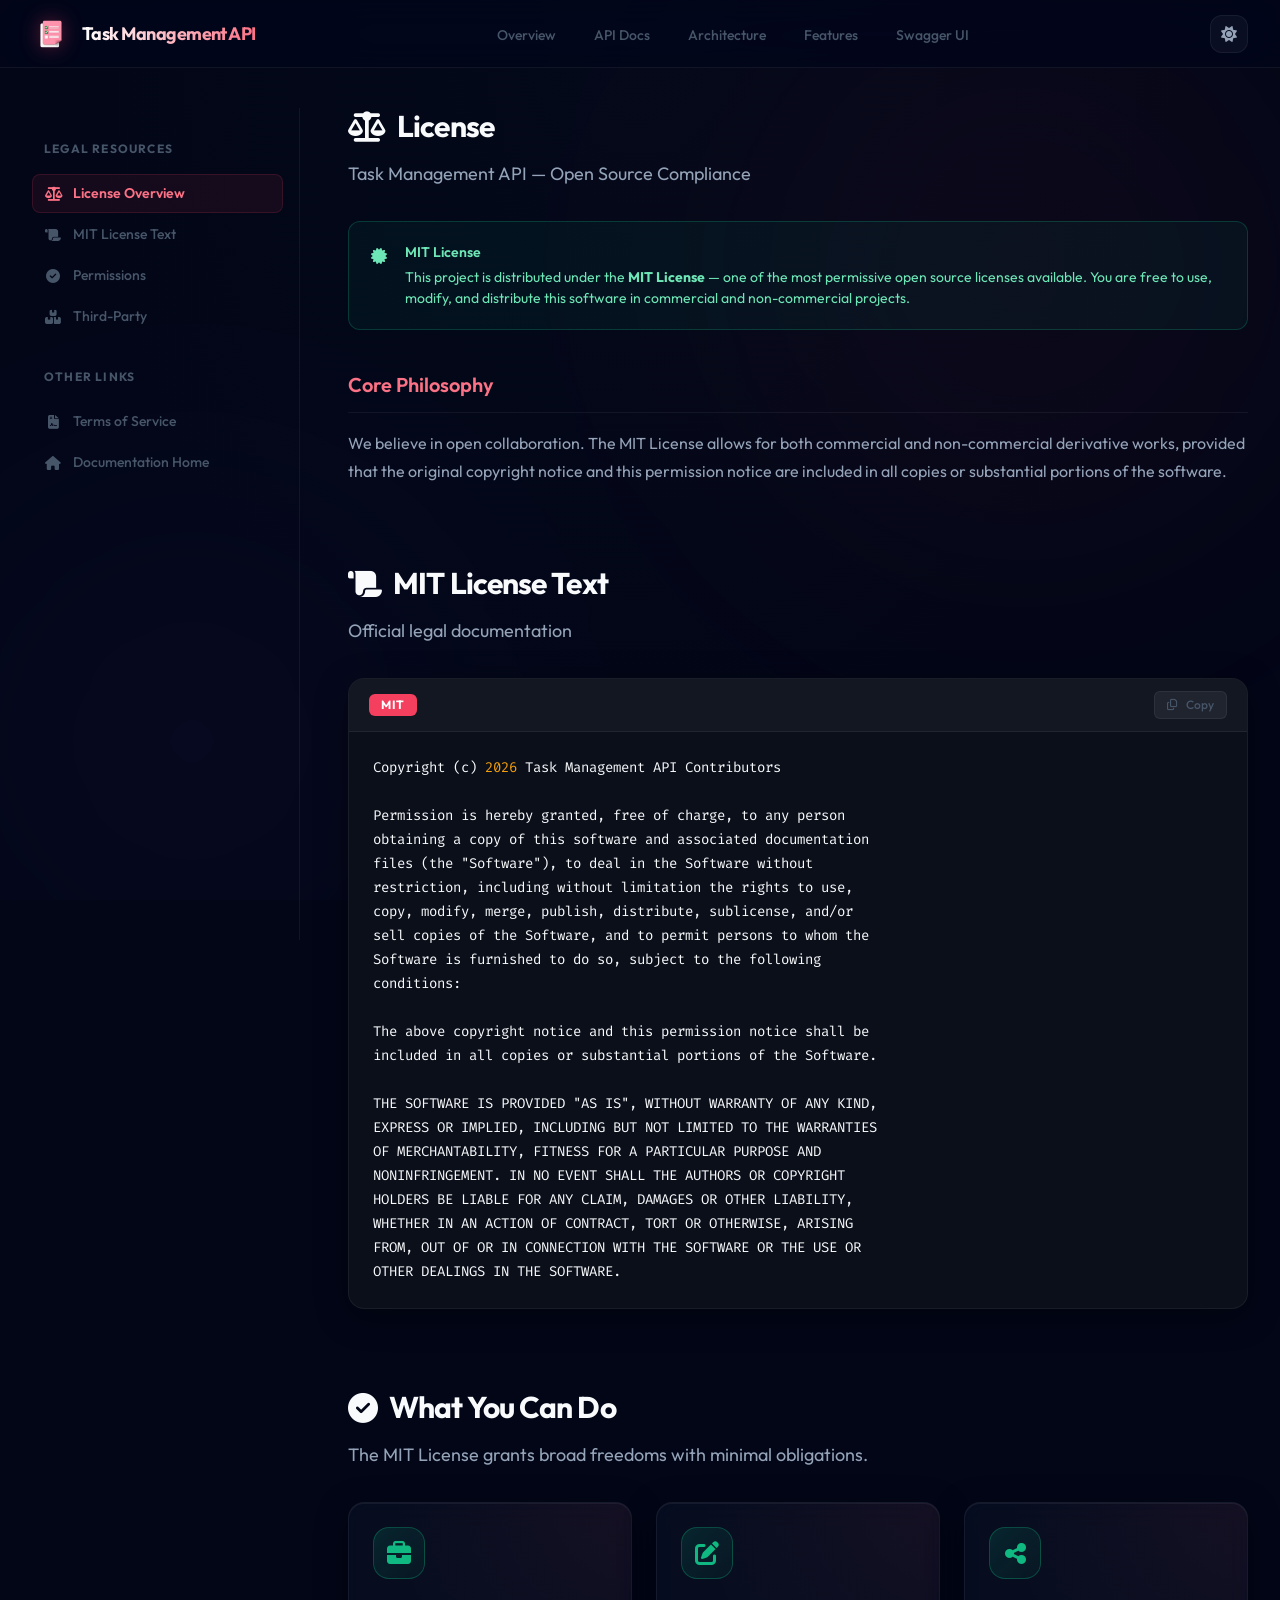
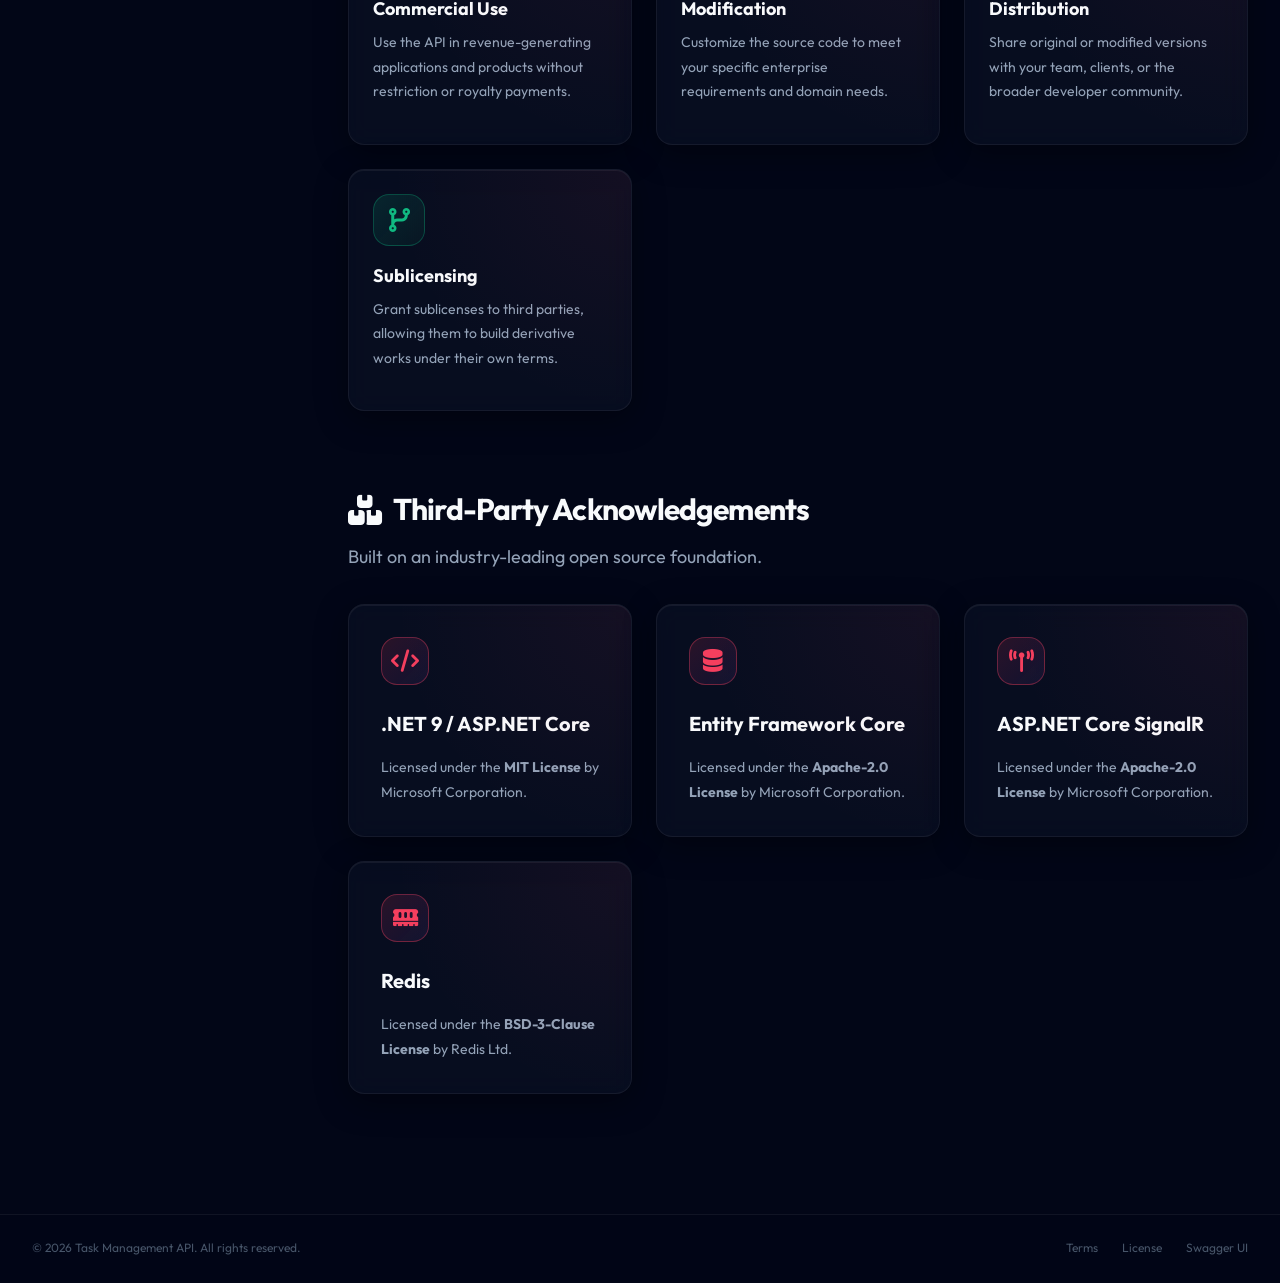
<file: TaskManagementAPI/wwwroot/license.html>
<!DOCTYPE html>
<html lang="en" data-theme="dark">
<head>
  <meta charset="UTF-8">
  <meta name="viewport" content="width=device-width, initial-scale=1.0">
  <title>License — Task Management API</title>
  <link rel="icon" type="image/png" href="images/logo.png">
  <link rel="preconnect" href="https://fonts.googleapis.com">
  <link rel="preconnect" href="https://fonts.gstatic.com" crossorigin>
  <link rel="stylesheet" href="https://cdnjs.cloudflare.com/ajax/libs/font-awesome/6.4.0/css/all.min.css">
  <link rel="stylesheet" href="css/styles.css">
</head>
<body>

  <!-- PAGE LOADER -->
  <div id="page-loader" role="status" aria-label="Loading">
    <div class="loader-logo-wrap">
      <img src="images/logo.png" alt="" class="loader-logo">
      <div class="loader-logo-shimmer"></div>
    </div>
    <div class="loader-bar-wrap"><div class="loader-bar"></div></div>
    <span class="loader-text">Loading</span>
  </div>

  <div class="bg-atmosphere" aria-hidden="true"></div>
  <div class="nav-backdrop" aria-hidden="true"></div>

  <div class="site-wrap">

    <header class="site-header">
      <div class="header-inner">
        <a href="index.html" class="logo-link">
          <img src="images/logo.png" alt="Task Management API" class="logo-img">
          <span class="logo-name">Task Management API</span>
        </a>
        <nav class="site-nav" aria-label="Main navigation">
          <ul>
            <li><a href="index.html">Overview</a></li>
            <li><a href="api-docs.html">API Docs</a></li>
            <li><a href="architecture.html">Architecture</a></li>
            <li><a href="features.html">Features</a></li>
            <li><a href="/swagger" target="_blank" rel="noopener">Swagger UI</a></li>
          </ul>
        </nav>
        <div class="header-actions">
          <button class="theme-toggle" data-theme-toggle aria-label="Switch theme">
            <i class="fas fa-sun" aria-hidden="true"></i>
          </button>
          <button class="hamburger" aria-label="Open menu" aria-expanded="false">
            <span></span><span></span><span></span>
          </button>
        </div>
      </div>
    </header>

    <main class="page-main">
      <div class="doc-layout">

        <aside class="doc-sidebar">
          <nav aria-label="License sections">
            <div class="sidebar-section-title">Legal Resources</div>
            <a href="#license" class="sidebar-link active">
              <i class="fas fa-balance-scale" aria-hidden="true"></i> License Overview
            </a>
            <a href="#mit" class="sidebar-link">
              <i class="fas fa-scroll" aria-hidden="true"></i> MIT License Text
            </a>
            <a href="#permissions" class="sidebar-link">
              <i class="fas fa-check-circle" aria-hidden="true"></i> Permissions
            </a>
            <a href="#third-party" class="sidebar-link">
              <i class="fas fa-boxes" aria-hidden="true"></i> Third-Party
            </a>

            <div class="sidebar-section-title">Other Links</div>
            <a href="terms.html" class="sidebar-link">
              <i class="fas fa-file-contract" aria-hidden="true"></i> Terms of Service
            </a>
            <a href="index.html" class="sidebar-link">
              <i class="fas fa-home" aria-hidden="true"></i> Documentation Home
            </a>
          </nav>
        </aside>

        <div class="doc-content">

          <section id="license">
            <h2><i class="fas fa-balance-scale" aria-hidden="true"></i> License</h2>
            <p class="section-lead">Task Management API — Open Source Compliance</p>

            <div class="callout callout-success reveal">
              <div class="callout-icon"><i class="fas fa-certificate" aria-hidden="true"></i></div>
              <div>
                <div class="callout-title">MIT License</div>
                <div class="callout-body">This project is distributed under the <strong>MIT License</strong> — one of the most permissive open source licenses available. You are free to use, modify, and distribute this software in commercial and non-commercial projects.</div>
              </div>
            </div>

            <h3>Core Philosophy</h3>
            <p>We believe in open collaboration. The MIT License allows for both commercial and non-commercial derivative works, provided that the original copyright notice and this permission notice are included in all copies or substantial portions of the software.</p>
          </section>

          <section id="mit">
            <h2><i class="fas fa-scroll" aria-hidden="true"></i> MIT License Text</h2>
            <p class="section-lead">Official legal documentation</p>

            <div class="code-block reveal">
              <div class="code-block-header">
                <span class="code-lang-badge">MIT</span>
                <button class="copy-btn"><i class="far fa-copy"></i> Copy</button>
              </div>
              <pre><code>Copyright (c) 2026 Task Management API Contributors

Permission is hereby granted, free of charge, to any person
obtaining a copy of this software and associated documentation
files (the "Software"), to deal in the Software without
restriction, including without limitation the rights to use,
copy, modify, merge, publish, distribute, sublicense, and/or
sell copies of the Software, and to permit persons to whom the
Software is furnished to do so, subject to the following
conditions:

The above copyright notice and this permission notice shall be
included in all copies or substantial portions of the Software.

THE SOFTWARE IS PROVIDED "AS IS", WITHOUT WARRANTY OF ANY KIND,
EXPRESS OR IMPLIED, INCLUDING BUT NOT LIMITED TO THE WARRANTIES
OF MERCHANTABILITY, FITNESS FOR A PARTICULAR PURPOSE AND
NONINFRINGEMENT. IN NO EVENT SHALL THE AUTHORS OR COPYRIGHT
HOLDERS BE LIABLE FOR ANY CLAIM, DAMAGES OR OTHER LIABILITY,
WHETHER IN AN ACTION OF CONTRACT, TORT OR OTHERWISE, ARISING
FROM, OUT OF OR IN CONNECTION WITH THE SOFTWARE OR THE USE OR
OTHER DEALINGS IN THE SOFTWARE.</code></pre>
            </div>
          </section>

          <section id="permissions">
            <h2><i class="fas fa-check-circle" aria-hidden="true"></i> What You Can Do</h2>
            <p class="section-lead">The MIT License grants broad freedoms with minimal obligations.</p>

            <div class="grid-auto-2 reveal">
              <div class="card feature-card">
                <div class="feature-icon" style="background: linear-gradient(135deg,rgba(16,185,129,.15),rgba(16,185,129,.05)); border-color: rgba(16,185,129,.3); color: var(--c-success);">
                  <i class="fas fa-briefcase" aria-hidden="true"></i>
                </div>
                <h4>Commercial Use</h4>
                <p>Use the API in revenue-generating applications and products without restriction or royalty payments.</p>
              </div>
              <div class="card feature-card">
                <div class="feature-icon" style="background: linear-gradient(135deg,rgba(16,185,129,.15),rgba(16,185,129,.05)); border-color: rgba(16,185,129,.3); color: var(--c-success);">
                  <i class="fas fa-edit" aria-hidden="true"></i>
                </div>
                <h4>Modification</h4>
                <p>Customize the source code to meet your specific enterprise requirements and domain needs.</p>
              </div>
              <div class="card feature-card">
                <div class="feature-icon" style="background: linear-gradient(135deg,rgba(16,185,129,.15),rgba(16,185,129,.05)); border-color: rgba(16,185,129,.3); color: var(--c-success);">
                  <i class="fas fa-share-alt" aria-hidden="true"></i>
                </div>
                <h4>Distribution</h4>
                <p>Share original or modified versions with your team, clients, or the broader developer community.</p>
              </div>
              <div class="card feature-card">
                <div class="feature-icon" style="background: linear-gradient(135deg,rgba(16,185,129,.15),rgba(16,185,129,.05)); border-color: rgba(16,185,129,.3); color: var(--c-success);">
                  <i class="fas fa-code-branch" aria-hidden="true"></i>
                </div>
                <h4>Sublicensing</h4>
                <p>Grant sublicenses to third parties, allowing them to build derivative works under their own terms.</p>
              </div>
            </div>
          </section>

          <section id="third-party">
            <h2><i class="fas fa-boxes" aria-hidden="true"></i> Third-Party Acknowledgements</h2>
            <p class="section-lead">Built on an industry-leading open source foundation.</p>

            <div class="grid-auto-2 reveal">
              <div class="card step-card">
                <div class="step-icon"><i class="fas fa-code" aria-hidden="true"></i></div>
                <h3>.NET 9 / ASP.NET Core</h3>
                <p>Licensed under the <strong>MIT License</strong> by Microsoft Corporation.</p>
              </div>
              <div class="card step-card">
                <div class="step-icon"><i class="fas fa-database" aria-hidden="true"></i></div>
                <h3>Entity Framework Core</h3>
                <p>Licensed under the <strong>Apache-2.0 License</strong> by Microsoft Corporation.</p>
              </div>
              <div class="card step-card">
                <div class="step-icon"><i class="fas fa-broadcast-tower" aria-hidden="true"></i></div>
                <h3>ASP.NET Core SignalR</h3>
                <p>Licensed under the <strong>Apache-2.0 License</strong> by Microsoft Corporation.</p>
              </div>
              <div class="card step-card">
                <div class="step-icon"><i class="fas fa-memory" aria-hidden="true"></i></div>
                <h3>Redis</h3>
                <p>Licensed under the <strong>BSD-3-Clause License</strong> by Redis Ltd.</p>
              </div>
            </div>
          </section>

        </div>
      </div>
    </main>

    <footer class="site-footer">
      <div class="footer-inner">
        <p class="footer-copy">&copy; <span class="current-year"></span> Task Management API. All rights reserved.</p>
        <nav class="footer-links" aria-label="Footer links">
          <a href="terms.html">Terms</a>
          <a href="license.html">License</a>
          <a href="/swagger" target="_blank" rel="noopener">Swagger UI</a>
        </nav>
      </div>
    </footer>
  </div>

  <script src="js/main.js"></script>
</body>
</html>
</file>
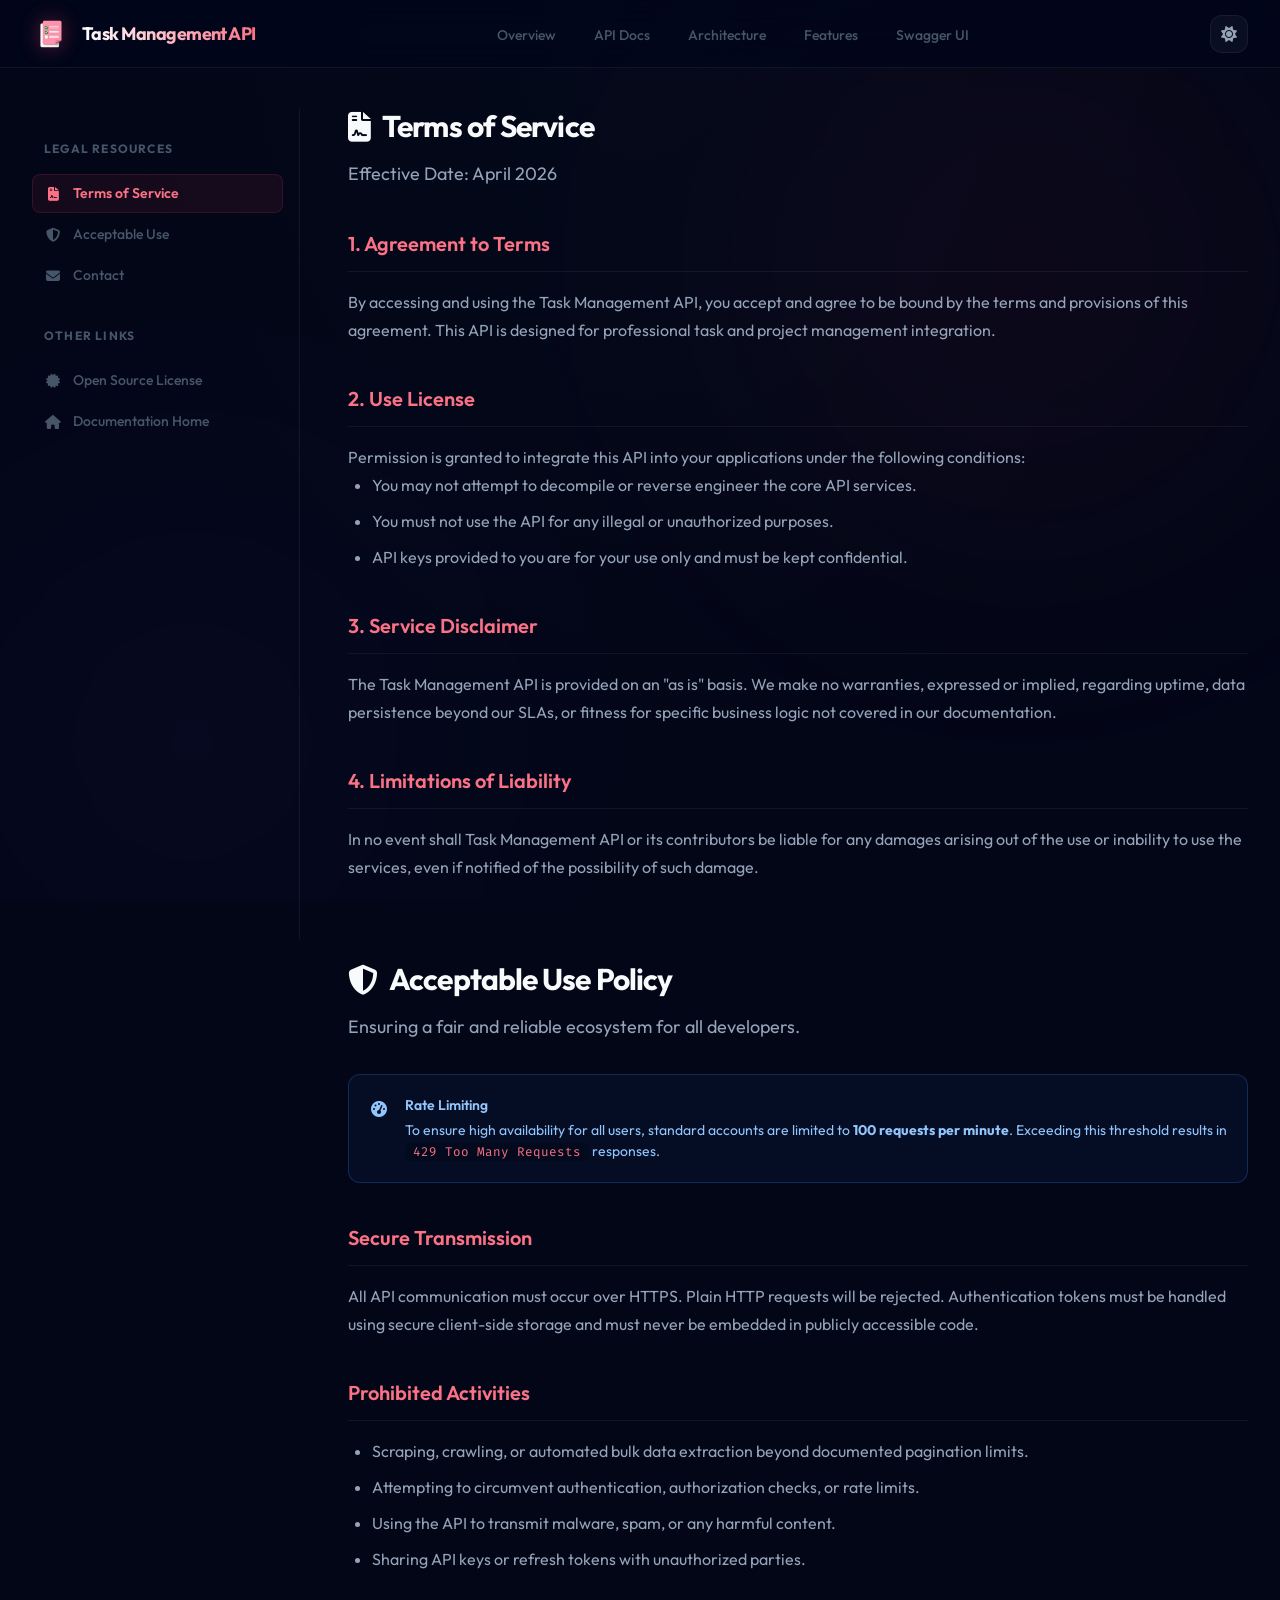
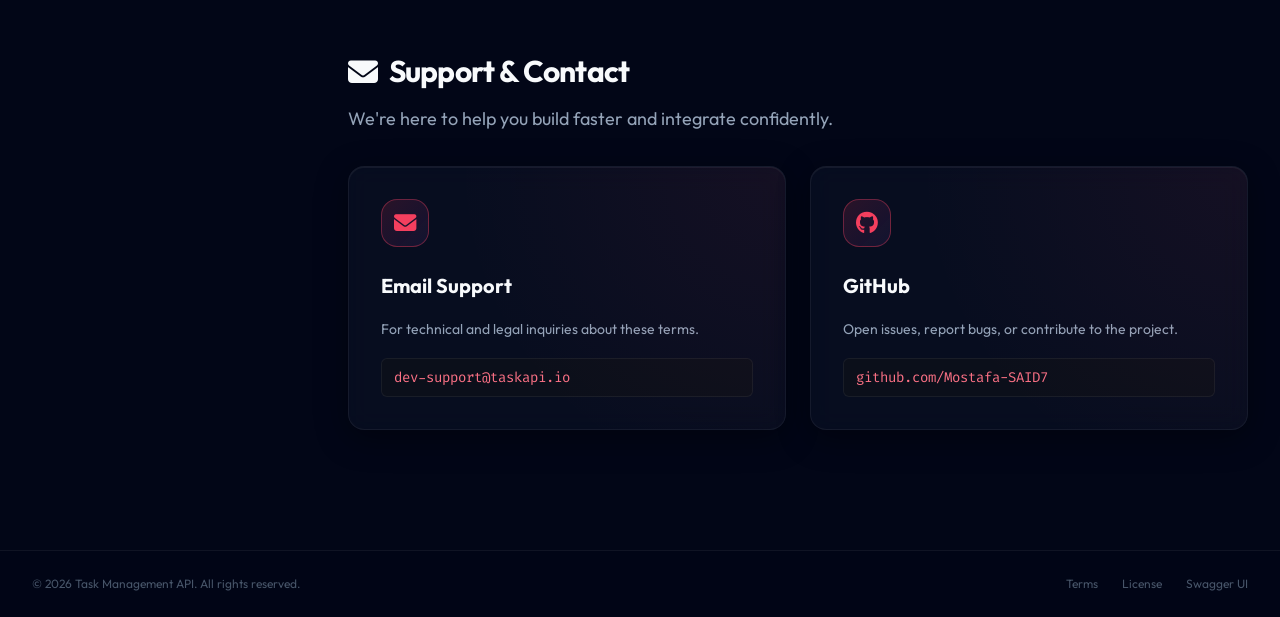
<file: TaskManagementAPI/wwwroot/terms.html>
<!DOCTYPE html>
<html lang="en" data-theme="dark">
<head>
  <meta charset="UTF-8">
  <meta name="viewport" content="width=device-width, initial-scale=1.0">
  <title>Terms of Service — Task Management API</title>
  <link rel="icon" type="image/png" href="images/logo.png">
  <link rel="preconnect" href="https://fonts.googleapis.com">
  <link rel="preconnect" href="https://fonts.gstatic.com" crossorigin>
  <link rel="stylesheet" href="https://cdnjs.cloudflare.com/ajax/libs/font-awesome/6.4.0/css/all.min.css">
  <link rel="stylesheet" href="css/styles.css">
</head>
<body>

  <!-- PAGE LOADER -->
  <div id="page-loader" role="status" aria-label="Loading">
    <div class="loader-logo-wrap">
      <img src="images/logo.png" alt="" class="loader-logo">
      <div class="loader-logo-shimmer"></div>
    </div>
    <div class="loader-bar-wrap"><div class="loader-bar"></div></div>
    <span class="loader-text">Loading</span>
  </div>

  <div class="bg-atmosphere" aria-hidden="true"></div>
  <div class="nav-backdrop" aria-hidden="true"></div>

  <div class="site-wrap">

    <header class="site-header">
      <div class="header-inner">
        <a href="index.html" class="logo-link">
          <img src="images/logo.png" alt="Task Management API" class="logo-img">
          <span class="logo-name">Task Management API</span>
        </a>
        <nav class="site-nav" aria-label="Main navigation">
          <ul>
            <li><a href="index.html">Overview</a></li>
            <li><a href="api-docs.html">API Docs</a></li>
            <li><a href="architecture.html">Architecture</a></li>
            <li><a href="features.html">Features</a></li>
            <li><a href="/swagger" target="_blank" rel="noopener">Swagger UI</a></li>
          </ul>
        </nav>
        <div class="header-actions">
          <button class="theme-toggle" data-theme-toggle aria-label="Switch theme">
            <i class="fas fa-sun" aria-hidden="true"></i>
          </button>
          <button class="hamburger" aria-label="Open menu" aria-expanded="false">
            <span></span><span></span><span></span>
          </button>
        </div>
      </div>
    </header>

    <main class="page-main">
      <div class="doc-layout">

        <aside class="doc-sidebar">
          <nav aria-label="Legal sections">
            <div class="sidebar-section-title">Legal Resources</div>
            <a href="#terms" class="sidebar-link active">
              <i class="fas fa-file-contract" aria-hidden="true"></i> Terms of Service
            </a>
            <a href="#use" class="sidebar-link">
              <i class="fas fa-shield-alt" aria-hidden="true"></i> Acceptable Use
            </a>
            <a href="#contact" class="sidebar-link">
              <i class="fas fa-envelope" aria-hidden="true"></i> Contact
            </a>

            <div class="sidebar-section-title">Other Links</div>
            <a href="license.html" class="sidebar-link">
              <i class="fas fa-certificate" aria-hidden="true"></i> Open Source License
            </a>
            <a href="index.html" class="sidebar-link">
              <i class="fas fa-home" aria-hidden="true"></i> Documentation Home
            </a>
          </nav>
        </aside>

        <div class="doc-content">

          <section id="terms">
            <h2><i class="fas fa-file-contract" aria-hidden="true"></i> Terms of Service</h2>
            <p class="section-lead">Effective Date: April 2026</p>

            <h3>1. Agreement to Terms</h3>
            <p>By accessing and using the Task Management API, you accept and agree to be bound by the terms and provisions of this agreement. This API is designed for professional task and project management integration.</p>

            <h3>2. Use License</h3>
            <p>Permission is granted to integrate this API into your applications under the following conditions:</p>
            <ul>
              <li>You may not attempt to decompile or reverse engineer the core API services.</li>
              <li>You must not use the API for any illegal or unauthorized purposes.</li>
              <li>API keys provided to you are for your use only and must be kept confidential.</li>
            </ul>

            <h3>3. Service Disclaimer</h3>
            <p>The Task Management API is provided on an "as is" basis. We make no warranties, expressed or implied, regarding uptime, data persistence beyond our SLAs, or fitness for specific business logic not covered in our documentation.</p>

            <h3>4. Limitations of Liability</h3>
            <p>In no event shall Task Management API or its contributors be liable for any damages arising out of the use or inability to use the services, even if notified of the possibility of such damage.</p>
          </section>

          <section id="use">
            <h2><i class="fas fa-shield-alt" aria-hidden="true"></i> Acceptable Use Policy</h2>
            <p class="section-lead">Ensuring a fair and reliable ecosystem for all developers.</p>

            <div class="callout callout-info reveal">
              <div class="callout-icon"><i class="fas fa-tachometer-alt" aria-hidden="true"></i></div>
              <div>
                <div class="callout-title">Rate Limiting</div>
                <div class="callout-body">To ensure high availability for all users, standard accounts are limited to <strong>100 requests per minute</strong>. Exceeding this threshold results in <code>429 Too Many Requests</code> responses.</div>
              </div>
            </div>

            <h3>Secure Transmission</h3>
            <p>All API communication must occur over HTTPS. Plain HTTP requests will be rejected. Authentication tokens must be handled using secure client-side storage and must never be embedded in publicly accessible code.</p>

            <h3>Prohibited Activities</h3>
            <ul>
              <li>Scraping, crawling, or automated bulk data extraction beyond documented pagination limits.</li>
              <li>Attempting to circumvent authentication, authorization checks, or rate limits.</li>
              <li>Using the API to transmit malware, spam, or any harmful content.</li>
              <li>Sharing API keys or refresh tokens with unauthorized parties.</li>
            </ul>
          </section>

          <section id="contact">
            <h2><i class="fas fa-envelope" aria-hidden="true"></i> Support &amp; Contact</h2>
            <p class="section-lead">We're here to help you build faster and integrate confidently.</p>

            <div class="grid-auto-2 reveal">
              <div class="card step-card">
                <div class="step-icon"><i class="fas fa-envelope" aria-hidden="true"></i></div>
                <h3>Email Support</h3>
                <p>For technical and legal inquiries about these terms.</p>
                <code>dev-support@taskapi.io</code>
              </div>
              <div class="card step-card">
                <div class="step-icon"><i class="fab fa-github" aria-hidden="true"></i></div>
                <h3>GitHub</h3>
                <p>Open issues, report bugs, or contribute to the project.</p>
                <code>github.com/Mostafa-SAID7</code>
              </div>
            </div>
          </section>

        </div>
      </div>
    </main>

    <footer class="site-footer">
      <div class="footer-inner">
        <p class="footer-copy">&copy; <span class="current-year"></span> Task Management API. All rights reserved.</p>
        <nav class="footer-links" aria-label="Footer links">
          <a href="terms.html">Terms</a>
          <a href="license.html">License</a>
          <a href="/swagger" target="_blank" rel="noopener">Swagger UI</a>
        </nav>
      </div>
    </footer>
  </div>

  <script src="js/main.js"></script>
</body>
</html>
</file>
<file: TaskManagementAPI/wwwroot/css/styles.css>
/* ==========================================================================
   TASK MANAGEMENT API — DESIGN SYSTEM
   Single source of truth for all styles.
   ========================================================================== */

/* --------------------------------------------------------------------------
   1. FONT IMPORT
   -------------------------------------------------------------------------- */
@import url('https://fonts.googleapis.com/css2?family=Outfit:wght@300;400;500;600;700;800&family=Fira+Code:wght@400;500&display=swap');

/* --------------------------------------------------------------------------
   2. DESIGN TOKENS (CSS CUSTOM PROPERTIES)
   -------------------------------------------------------------------------- */
:root {
  /* Typography */
  --font-sans: 'Outfit', 'Inter', 'Segoe UI', system-ui, sans-serif;
  --font-mono: 'Fira Code', 'Courier New', monospace;

  --fw-light:    300;
  --fw-regular:  400;
  --fw-medium:   500;
  --fw-semibold: 600;
  --fw-bold:     700;
  --fw-black:    800;

  --fs-xs:   0.75rem;    /* 12px */
  --fs-sm:   0.875rem;   /* 14px */
  --fs-base: 1rem;       /* 16px */
  --fs-lg:   1.125rem;   /* 18px */
  --fs-xl:   1.25rem;    /* 20px */
  --fs-2xl:  1.5rem;     /* 24px */
  --fs-3xl:  1.875rem;   /* 30px */
  --fs-4xl:  2.25rem;    /* 36px */
  --fs-5xl:  3rem;       /* 48px */

  --lh-tight:   1.25;
  --lh-snug:    1.375;
  --lh-normal:  1.5;
  --lh-relaxed: 1.75;

  /* Spacing (4px base) */
  --sp-1:  0.25rem;
  --sp-2:  0.5rem;
  --sp-3:  0.75rem;
  --sp-4:  1rem;
  --sp-5:  1.25rem;
  --sp-6:  1.5rem;
  --sp-8:  2rem;
  --sp-10: 2.5rem;
  --sp-12: 3rem;
  --sp-16: 4rem;
  --sp-20: 5rem;
  --sp-24: 6rem;

  /* Border Radius */
  --r-sm:   0.375rem;
  --r-md:   0.5rem;
  --r-lg:   0.75rem;
  --r-xl:   1rem;
  --r-2xl:  1.5rem;
  --r-full: 9999px;

  /* Colors — Brand */
  --c-primary:       #f43f5e;
  --c-primary-dark:  #be123c;
  --c-primary-light: #fb7185;
  --c-accent:        #8b5cf6;
  --c-accent-light:  #a78bfa;

  /* Colors — Semantic */
  --c-success: #10b981;
  --c-warning: #f59e0b;
  --c-danger:  #ef4444;
  --c-info:    #3b82f6;

  /* Colors — Dark Surface (default) */
  --c-bg:       #020617;
  --c-bg-alt:   #0b0f1a;
  --c-surface:  rgba(15, 23, 42, 0.45);
  --c-glass:    rgba(2, 6, 23, 0.72);
  --c-border:   rgba(255, 255, 255, 0.06);
  --c-glow:     rgba(244, 63, 94, 0.38);

  --c-text:         #f8fafc;
  --c-text-muted:   #94a3b8;
  --c-text-dim:     #475569;

  /* Shadows */
  --shadow-sm:    0 1px 3px rgba(0,0,0,0.4);
  --shadow-md:    0 4px 16px rgba(0,0,0,0.35);
  --shadow-lg:    0 8px 32px rgba(0,0,0,0.4);
  --shadow-xl:    0 20px 60px rgba(0,0,0,0.5);
  --shadow-glow:  0 0 30px rgba(244,63,94,0.22);
  --shadow-glass: 0 8px 32px rgba(0,0,0,0.38), inset 0 1px 0 rgba(255,255,255,0.06);

  /* Transitions */
  --ease-out:    cubic-bezier(0.22, 1, 0.36, 1);
  --ease-spring: cubic-bezier(0.175, 0.885, 0.32, 1.275);
  --ease-soft:   cubic-bezier(0.4, 0, 0.2, 1);
  --dur-fast:    150ms;
  --dur-normal:  280ms;
  --dur-slow:    500ms;
  --dur-slower:  800ms;

  /* Gradients */
  --grad-primary: linear-gradient(135deg, var(--c-primary) 0%, var(--c-primary-dark) 100%);
  --grad-accent:  linear-gradient(135deg, var(--c-accent) 0%, var(--c-primary) 100%);
  --grad-hero:    linear-gradient(to bottom, #fff 30%, rgba(255,255,255,0.45));
  --grad-brand:   linear-gradient(to right, #fff, var(--c-primary-light));

  /* Layout */
  --header-h: 68px;
  --sidebar-w: 268px;
  --content-max: 1400px;
}

/* --------------------------------------------------------------------------
   3. LIGHT THEME OVERRIDES
   -------------------------------------------------------------------------- */
[data-theme="light"] {
  --c-bg:       #f8fafc;
  --c-bg-alt:   #f1f5f9;
  --c-surface:  rgba(255, 255, 255, 0.92);
  --c-glass:    rgba(255, 255, 255, 0.88);
  --c-border:   rgba(15, 23, 42, 0.09);
  --c-glow:     rgba(244, 63, 94, 0.14);

  --c-text:       #0f172a;
  --c-text-muted: #475569;
  --c-text-dim:   #94a3b8;

  --shadow-md:    0 4px 16px rgba(15,23,42,0.08);
  --shadow-lg:    0 8px 32px rgba(15,23,42,0.10);
  --shadow-xl:    0 20px 60px rgba(15,23,42,0.12);
  --shadow-glass: 0 8px 32px rgba(15,23,42,0.08), inset 0 1px 0 rgba(255,255,255,0.9);

  --grad-hero:  linear-gradient(to bottom, #0f172a 30%, #334155);
  --grad-brand: linear-gradient(to right, #0f172a, var(--c-primary-dark));
}

/* --------------------------------------------------------------------------
   4. RESET & BASE
   -------------------------------------------------------------------------- */
*, *::before, *::after {
  box-sizing: border-box;
  margin: 0;
  padding: 0;
}

html {
  scroll-behavior: smooth;
  scroll-padding-top: calc(var(--header-h) + 16px);
  -webkit-text-size-adjust: 100%;
}

body {
  font-family: var(--font-sans);
  font-size: var(--fs-base);
  font-weight: var(--fw-regular);
  line-height: var(--lh-normal);
  color: var(--c-text-muted);
  background: var(--c-bg);
  -webkit-font-smoothing: antialiased;
  -moz-osx-font-smoothing: grayscale;
  overflow-x: hidden;
  min-height: 100vh;
}

img, video { max-width: 100%; display: block; }
button { cursor: pointer; border: none; background: none; font: inherit; }
a { color: var(--c-primary); text-decoration: none; }
a:hover { color: var(--c-primary-light); }
ul, ol { list-style: none; }

/* --------------------------------------------------------------------------
   5. SCROLLBAR
   -------------------------------------------------------------------------- */
::-webkit-scrollbar { width: 6px; height: 6px; }
::-webkit-scrollbar-track { background: var(--c-bg-alt); }
::-webkit-scrollbar-thumb { background: var(--c-border); border-radius: var(--r-full); }
::-webkit-scrollbar-thumb:hover { background: var(--c-primary); }
* { scrollbar-width: thin; scrollbar-color: var(--c-border) transparent; }

/* --------------------------------------------------------------------------
   6. PAGE LOADER (Shimmer from logo)
   -------------------------------------------------------------------------- */
#page-loader {
  position: fixed;
  inset: 0;
  z-index: 9999;
  background: var(--c-bg);
  display: flex;
  flex-direction: column;
  align-items: center;
  justify-content: center;
  gap: var(--sp-6);
  transition: opacity var(--dur-slow) var(--ease-out), visibility var(--dur-slow) var(--ease-out);
}

#page-loader.hidden {
  opacity: 0;
  visibility: hidden;
  pointer-events: none;
}

.loader-logo-wrap {
  position: relative;
  width: 80px;
  height: 80px;
}

.loader-logo {
  width: 80px;
  height: 80px;
  object-fit: contain;
  border-radius: var(--r-xl);
  position: relative;
  z-index: 1;
  animation: logoPulse 1.8s var(--ease-soft) infinite;
}

.loader-logo-shimmer {
  position: absolute;
  inset: -4px;
  border-radius: calc(var(--r-xl) + 4px);
  background: linear-gradient(
    110deg,
    transparent 20%,
    rgba(244, 63, 94, 0.7) 40%,
    rgba(139, 92, 246, 0.6) 55%,
    transparent 75%
  );
  background-size: 250% 100%;
  animation: shimmerSweep 1.6s linear infinite;
  z-index: 2;
}

.loader-bar-wrap {
  width: 180px;
  height: 3px;
  background: var(--c-border);
  border-radius: var(--r-full);
  overflow: hidden;
}

.loader-bar {
  height: 100%;
  width: 40%;
  background: var(--grad-primary);
  border-radius: var(--r-full);
  animation: loaderSlide 1.4s var(--ease-soft) infinite;
}

.loader-text {
  font-size: var(--fs-sm);
  font-weight: var(--fw-medium);
  color: var(--c-text-dim);
  letter-spacing: 0.08em;
  text-transform: uppercase;
}

@keyframes logoPulse {
  0%, 100% { transform: scale(1); filter: drop-shadow(0 0 10px rgba(244,63,94,0.3)); }
  50% { transform: scale(1.05); filter: drop-shadow(0 0 22px rgba(244,63,94,0.6)); }
}

@keyframes shimmerSweep {
  0%   { background-position: 200% 0; }
  100% { background-position: -200% 0; }
}

@keyframes loaderSlide {
  0%   { transform: translateX(-120%); }
  50%  { transform: translateX(150%); }
  100% { transform: translateX(350%); }
}

/* --------------------------------------------------------------------------
   7. ATMOSPHERIC BACKGROUND
   -------------------------------------------------------------------------- */
.bg-atmosphere {
  position: fixed;
  inset: 0;
  z-index: -2;
  pointer-events: none;
  background: radial-gradient(ellipse at 50% 0%, #04091a 0%, var(--c-bg) 65%);
  overflow: hidden;
}

.bg-atmosphere::before,
.bg-atmosphere::after {
  content: '';
  position: absolute;
  border-radius: 50%;
  filter: blur(120px);
  opacity: 0.55;
  animation: atmosphereFloat 35s ease-in-out infinite alternate;
}

.bg-atmosphere::before {
  width: 70vw;
  height: 70vw;
  background: radial-gradient(circle, rgba(244,63,94,0.1) 0%, transparent 70%);
  top: -20%;
  right: -15%;
  animation-delay: 0s;
}

.bg-atmosphere::after {
  width: 60vw;
  height: 60vw;
  background: radial-gradient(circle, rgba(139,92,246,0.1) 0%, transparent 70%);
  bottom: -25%;
  left: -15%;
  animation-duration: 45s;
  animation-delay: -10s;
}

@keyframes atmosphereFloat {
  from { transform: translate(0, 0) scale(1); }
  to   { transform: translate(-6%, 8%) scale(1.12); }
}

/* --------------------------------------------------------------------------
   8. KEYFRAMES — ENTRANCE ANIMATIONS
   -------------------------------------------------------------------------- */
@keyframes fadeUp {
  from { opacity: 0; transform: translateY(24px); }
  to   { opacity: 1; transform: translateY(0); }
}

@keyframes fadeDown {
  from { opacity: 0; transform: translateY(-16px); }
  to   { opacity: 1; transform: translateY(0); }
}

@keyframes fadeIn {
  from { opacity: 0; }
  to   { opacity: 1; }
}

@keyframes scaleUp {
  from { opacity: 0; transform: scale(0.94); }
  to   { opacity: 1; transform: scale(1); }
}

@keyframes shimmer {
  0%   { background-position: -200% 0; }
  100% { background-position:  200% 0; }
}

/* --------------------------------------------------------------------------
   9. ANIMATION UTILITY CLASSES
   -------------------------------------------------------------------------- */
.anim-fade-up   { opacity: 0; animation: fadeUp   var(--dur-slow) var(--ease-out) forwards; }
.anim-fade-down { opacity: 0; animation: fadeDown var(--dur-slow) var(--ease-out) forwards; }
.anim-fade-in   { opacity: 0; animation: fadeIn   var(--dur-normal) var(--ease-soft) forwards; }
.anim-scale-up  { opacity: 0; animation: scaleUp  var(--dur-normal) var(--ease-out) forwards; }

.delay-100 { animation-delay: 100ms; }
.delay-200 { animation-delay: 200ms; }
.delay-300 { animation-delay: 300ms; }
.delay-400 { animation-delay: 400ms; }
.delay-500 { animation-delay: 500ms; }
.delay-600 { animation-delay: 600ms; }
.delay-700 { animation-delay: 700ms; }

/* Scroll-reveal (JS adds .in-view) */
.reveal {
  opacity: 0;
  transform: translateY(28px);
  transition: opacity var(--dur-slow) var(--ease-out), transform var(--dur-slow) var(--ease-out);
}
.reveal.in-view { opacity: 1; transform: none; }

/* --------------------------------------------------------------------------
   10. LAYOUT CONTAINER
   -------------------------------------------------------------------------- */
.site-wrap {
  display: flex;
  flex-direction: column;
  min-height: 100vh;
}

.page-main {
  flex: 1;
  width: 100%;
}

/* --------------------------------------------------------------------------
   11. GLOBAL HEADER
   -------------------------------------------------------------------------- */
.site-header {
  position: sticky;
  top: 0;
  z-index: 2000;
  height: var(--header-h);
  background: var(--c-glass);
  backdrop-filter: blur(16px) saturate(180%);
  -webkit-backdrop-filter: blur(16px) saturate(180%);
  border-bottom: 1px solid var(--c-border);
  display: flex;
  align-items: center;
  justify-content: center;
  width: 100%;
}

.header-inner {
  width: 100%;
  max-width: var(--content-max);
  padding: 0 var(--sp-8);
  display: flex;
  align-items: center;
  justify-content: space-between;
  gap: var(--sp-6);
}

/* Logo */
.logo-link {
  display: flex;
  align-items: center;
  gap: var(--sp-3);
  text-decoration: none;
  flex-shrink: 0;
  transition: transform var(--dur-normal) var(--ease-out);
}
.logo-link:hover { transform: scale(1.03); }

.logo-img {
  height: 38px;
  width: auto;
  border-radius: var(--r-md);
  filter: drop-shadow(0 0 10px var(--c-glow));
}

.logo-name {
  font-size: var(--fs-lg);
  font-weight: var(--fw-bold);
  letter-spacing: -0.03em;
  background: var(--grad-brand);
  -webkit-background-clip: text;
  background-clip: text;
  -webkit-text-fill-color: transparent;
}

/* Nav */
.site-nav ul {
  display: flex;
  align-items: center;
  gap: var(--sp-1);
}

.site-nav a {
  color: var(--c-text-dim);
  font-size: var(--fs-sm);
  font-weight: var(--fw-medium);
  padding: var(--sp-2) var(--sp-4);
  border-radius: var(--r-full);
  border: 1px solid transparent;
  transition: all var(--dur-normal) var(--ease-soft);
  white-space: nowrap;
}

.site-nav a:hover {
  color: var(--c-text);
  background: rgba(255,255,255,0.05);
}

.site-nav a.active {
  color: var(--c-primary-light);
  background: rgba(244,63,94,0.1);
  border-color: var(--c-glow);
}

/* Header actions */
.header-actions {
  display: flex;
  align-items: center;
  gap: var(--sp-3);
}

/* Theme toggle */
.theme-toggle {
  width: 38px;
  height: 38px;
  display: flex;
  align-items: center;
  justify-content: center;
  border-radius: var(--r-lg);
  border: 1px solid var(--c-border);
  background: rgba(255,255,255,0.04);
  color: var(--c-text-muted);
  font-size: var(--fs-base);
  transition: all var(--dur-normal) var(--ease-out);
}
.theme-toggle:hover {
  border-color: var(--c-primary);
  color: var(--c-primary);
  transform: translateY(-2px);
  box-shadow: var(--shadow-glow);
}

/* Hamburger */
.hamburger {
  display: none;
  flex-direction: column;
  justify-content: center;
  gap: 5px;
  width: 38px;
  height: 38px;
  border-radius: var(--r-md);
  border: 1px solid var(--c-border);
  background: rgba(255,255,255,0.04);
  padding: 0 var(--sp-2);
}
.hamburger span {
  display: block;
  width: 100%;
  height: 2px;
  background: var(--c-text-muted);
  border-radius: var(--r-full);
  transition: all var(--dur-normal) var(--ease-soft);
  transform-origin: center;
}
.hamburger.open span:nth-child(1) { transform: translateY(7px) rotate(45deg); }
.hamburger.open span:nth-child(2) { opacity: 0; transform: scaleX(0); }
.hamburger.open span:nth-child(3) { transform: translateY(-7px) rotate(-45deg); }

/* Mobile nav drawer */
.nav-backdrop {
  display: none;
  position: fixed;
  inset: 0;
  background: rgba(0,0,0,0.55);
  backdrop-filter: blur(4px);
  z-index: 1999;
  opacity: 0;
  transition: opacity var(--dur-normal) var(--ease-soft);
}
.nav-backdrop.open { display: block; opacity: 1; }

/* --------------------------------------------------------------------------
   12. HERO SECTION
   -------------------------------------------------------------------------- */
.hero {
  min-height: 82vh;
  display: flex;
  flex-direction: column;
  align-items: center;
  justify-content: center;
  text-align: center;
  padding: var(--sp-20) var(--sp-8) var(--sp-16);
  position: relative;
  overflow: hidden;
}

.hero::before {
  content: '';
  position: absolute;
  inset: 0;
  background: radial-gradient(ellipse 70% 60% at 50% 50%, rgba(244,63,94,0.12) 0%, transparent 65%);
  pointer-events: none;
}

.hero-badge {
  display: inline-flex;
  align-items: center;
  gap: var(--sp-2);
  padding: var(--sp-1) var(--sp-4);
  border-radius: var(--r-full);
  border: 1px solid var(--c-glow);
  background: rgba(244,63,94,0.08);
  color: var(--c-primary-light);
  font-size: var(--fs-xs);
  font-weight: var(--fw-semibold);
  letter-spacing: 0.06em;
  text-transform: uppercase;
  margin-bottom: var(--sp-6);
}
.hero-badge::before {
  content: '';
  width: 6px;
  height: 6px;
  border-radius: 50%;
  background: var(--c-primary);
  box-shadow: 0 0 8px var(--c-primary);
  animation: blink 2s ease-in-out infinite;
}
@keyframes blink {
  0%, 100% { opacity: 1; }
  50% { opacity: 0.3; }
}

.hero-title {
  font-size: clamp(2.5rem, 7vw, 5rem);
  font-weight: var(--fw-black);
  line-height: var(--lh-tight);
  letter-spacing: -0.04em;
  color: var(--c-text);
  background: var(--grad-hero);
  -webkit-background-clip: text;
  background-clip: text;
  -webkit-text-fill-color: transparent;
  margin-bottom: var(--sp-6);
  max-width: 900px;
}

.hero-highlight { color: var(--c-primary); -webkit-text-fill-color: var(--c-primary); }

.hero-sub {
  font-size: clamp(1rem, 2vw, 1.3rem);
  color: var(--c-text-muted);
  line-height: var(--lh-relaxed);
  max-width: 600px;
  margin-bottom: var(--sp-10);
}

.hero-actions {
  display: flex;
  align-items: center;
  gap: var(--sp-4);
  flex-wrap: wrap;
  justify-content: center;
}

/* --------------------------------------------------------------------------
   13. BUTTONS
   -------------------------------------------------------------------------- */
.btn {
  display: inline-flex;
  align-items: center;
  gap: var(--sp-2);
  padding: var(--sp-3) var(--sp-6);
  border-radius: var(--r-lg);
  font-size: var(--fs-sm);
  font-weight: var(--fw-semibold);
  border: 1px solid transparent;
  transition: all var(--dur-normal) var(--ease-out);
  white-space: nowrap;
  cursor: pointer;
}

.btn-primary {
  background: var(--grad-primary);
  color: #fff;
  border-color: transparent;
  box-shadow: 0 4px 16px rgba(244,63,94,0.3);
}
.btn-primary:hover {
  color: #fff;
  transform: translateY(-2px);
  box-shadow: 0 8px 28px rgba(244,63,94,0.45);
}

.btn-ghost {
  background: rgba(255,255,255,0.04);
  color: var(--c-text-muted);
  border-color: var(--c-border);
  backdrop-filter: blur(4px);
}
.btn-ghost:hover {
  background: rgba(255,255,255,0.08);
  color: var(--c-text);
  border-color: rgba(255,255,255,0.15);
  transform: translateY(-2px);
}

/* --------------------------------------------------------------------------
   14. DOC LAYOUT (Sidebar + Content)
   -------------------------------------------------------------------------- */
.doc-layout {
  display: grid;
  grid-template-columns: var(--sidebar-w) 1fr;
  gap: var(--sp-12);
  max-width: var(--content-max);
  margin: 0 auto;
  padding: var(--sp-10) var(--sp-8);
  align-items: start;
}

/* Sidebar */
.doc-sidebar {
  position: sticky;
  top: var(--header-h);
  height: calc(100vh - var(--header-h));
  overflow-y: auto;
  padding: var(--sp-6) var(--sp-4) var(--sp-6) 0;
  border-right: 1px solid var(--c-border);
  scrollbar-width: thin;
  scrollbar-color: transparent transparent;
}
.doc-sidebar:hover { scrollbar-color: var(--c-border) transparent; }

.search-box {
  margin-bottom: var(--sp-6);
  position: relative;
}
.search-box::before {
  content: '\f002';
  font-family: 'Font Awesome 6 Free';
  font-weight: 900;
  position: absolute;
  left: var(--sp-3);
  top: 50%;
  transform: translateY(-50%);
  color: var(--c-text-dim);
  font-size: var(--fs-xs);
  pointer-events: none;
}
.search-box input {
  width: 100%;
  padding: var(--sp-2) var(--sp-3) var(--sp-2) var(--sp-8);
  background: var(--c-surface);
  border: 1px solid var(--c-border);
  border-radius: var(--r-lg);
  color: var(--c-text);
  font-size: var(--fs-sm);
  font-family: var(--font-sans);
  transition: all var(--dur-normal) var(--ease-soft);
}
.search-box input::placeholder { color: var(--c-text-dim); }
.search-box input:focus {
  outline: none;
  border-color: var(--c-primary);
  box-shadow: 0 0 0 3px rgba(244,63,94,0.12);
}

.sidebar-section-title {
  font-size: var(--fs-xs);
  font-weight: var(--fw-bold);
  text-transform: uppercase;
  letter-spacing: 0.1em;
  color: var(--c-text-dim);
  padding: var(--sp-2) var(--sp-3);
  margin-top: var(--sp-6);
  margin-bottom: var(--sp-2);
}
.sidebar-section-title:first-child { margin-top: 0; }

.sidebar-link {
  display: flex;
  align-items: center;
  gap: var(--sp-3);
  padding: var(--sp-2) var(--sp-3);
  border-radius: var(--r-md);
  color: var(--c-text-dim);
  font-size: var(--fs-sm);
  font-weight: var(--fw-medium);
  border: 1px solid transparent;
  transition: all var(--dur-fast) var(--ease-soft);
  margin-bottom: 2px;
}
.sidebar-link i { width: 16px; text-align: center; flex-shrink: 0; }
.sidebar-link:hover {
  color: var(--c-text-muted);
  background: rgba(255,255,255,0.04);
  transform: translateX(3px);
}
.sidebar-link.active {
  color: var(--c-primary-light);
  background: rgba(244,63,94,0.08);
  border-color: rgba(244,63,94,0.15);
  font-weight: var(--fw-semibold);
}

/* Content area */
.doc-content { min-width: 0; }

.doc-content section {
  margin-bottom: var(--sp-20);
  scroll-margin-top: calc(var(--header-h) + var(--sp-4));
}

.doc-content h2 {
  font-size: var(--fs-3xl);
  font-weight: var(--fw-bold);
  color: var(--c-text);
  letter-spacing: -0.03em;
  line-height: var(--lh-tight);
  margin-bottom: var(--sp-3);
  display: flex;
  align-items: center;
  gap: var(--sp-3);
}

.doc-content h3 {
  font-size: var(--fs-xl);
  font-weight: var(--fw-semibold);
  color: var(--c-primary-light);
  margin: var(--sp-10) 0 var(--sp-4);
  padding-bottom: var(--sp-3);
  border-bottom: 1px solid var(--c-border);
}

.doc-content p, .doc-content li {
  line-height: var(--lh-relaxed);
  color: var(--c-text-muted);
}

.doc-content ul {
  padding-left: var(--sp-6);
  list-style: disc;
}
.doc-content ul li { margin-bottom: var(--sp-2); }

.section-lead {
  font-size: var(--fs-lg);
  color: var(--c-text-muted);
  margin-bottom: var(--sp-8);
  line-height: var(--lh-relaxed);
}

/* --------------------------------------------------------------------------
   15. CARDS
   -------------------------------------------------------------------------- */
/* Glass card base */
.card {
  background: var(--c-surface);
  border: 1px solid var(--c-border);
  border-radius: var(--r-xl);
  backdrop-filter: blur(12px);
  -webkit-backdrop-filter: blur(12px);
  box-shadow: var(--shadow-glass);
  transition: all var(--dur-normal) var(--ease-out);
  overflow: hidden;
  position: relative;
}
.card::before {
  content: '';
  position: absolute;
  inset: 0;
  background: radial-gradient(circle at top right, rgba(244,63,94,0.06), transparent 65%);
  pointer-events: none;
}
.card:hover {
  border-color: var(--c-glow);
  transform: translateY(-4px);
  box-shadow: var(--shadow-xl), var(--shadow-glow);
}

/* Getting started / step card */
.step-card {
  padding: var(--sp-8);
  display: flex;
  flex-direction: column;
  gap: var(--sp-4);
}

.step-number {
  display: inline-flex;
  align-items: center;
  justify-content: center;
  width: 40px;
  height: 40px;
  border-radius: var(--r-lg);
  background: rgba(244,63,94,0.12);
  border: 1px solid var(--c-glow);
  font-size: var(--fs-lg);
  font-weight: var(--fw-bold);
  color: var(--c-primary-light);
  flex-shrink: 0;
}

.step-icon {
  display: flex;
  align-items: center;
  justify-content: center;
  width: 48px;
  height: 48px;
  border-radius: var(--r-xl);
  background: linear-gradient(135deg, rgba(244,63,94,0.15), rgba(139,92,246,0.08));
  border: 1px solid var(--c-glow);
  font-size: 1.4rem;
  color: var(--c-primary);
  margin-bottom: var(--sp-2);
}

.step-card h3 {
  font-size: var(--fs-xl);
  font-weight: var(--fw-bold);
  color: var(--c-text);
  border: none;
  margin: 0;
  padding: 0;
}
.step-card p { color: var(--c-text-muted); font-size: var(--fs-sm); }
.step-card code {
  display: inline-block;
  padding: var(--sp-2) var(--sp-3);
  background: var(--c-bg-alt);
  border-radius: var(--r-sm);
  font-family: var(--font-mono);
  font-size: var(--fs-sm);
  color: var(--c-primary-light);
  border: 1px solid var(--c-border);
}

/* Feature card */
.feature-card {
  padding: var(--sp-6);
}

.feature-icon {
  display: inline-flex;
  align-items: center;
  justify-content: center;
  width: 52px;
  height: 52px;
  border-radius: var(--r-xl);
  background: linear-gradient(135deg, rgba(244,63,94,0.15), rgba(139,92,246,0.08));
  border: 1px solid var(--c-glow);
  font-size: 1.5rem;
  color: var(--c-primary);
  margin-bottom: var(--sp-4);
}

.feature-card h4 {
  font-size: var(--fs-lg);
  font-weight: var(--fw-bold);
  color: var(--c-text);
  margin-bottom: var(--sp-2);
}
.feature-card p {
  color: var(--c-text-muted);
  font-size: var(--fs-sm);
  line-height: var(--lh-relaxed);
  margin-bottom: var(--sp-4);
}

.feature-list {
  display: flex;
  flex-direction: column;
  gap: var(--sp-2);
}
.feature-list li {
  display: flex;
  align-items: center;
  gap: var(--sp-2);
  font-size: var(--fs-sm);
  color: var(--c-text-muted);
}
.feature-list li::before {
  content: '';
  width: 6px;
  height: 6px;
  border-radius: 50%;
  background: var(--c-success);
  flex-shrink: 0;
}

/* Quick-link card */
.quick-link {
  display: block;
  padding: var(--sp-6);
  text-decoration: none;
  color: inherit;
}
.quick-link h3 {
  font-size: var(--fs-lg);
  font-weight: var(--fw-semibold);
  color: var(--c-text);
  margin-bottom: var(--sp-2);
  display: flex;
  align-items: center;
  gap: var(--sp-2);
  border: none;
  padding: 0;
  margin-top: 0;
}
.quick-link p {
  font-size: var(--fs-sm);
  color: var(--c-text-dim);
}

/* --------------------------------------------------------------------------
   16. GRIDS
   -------------------------------------------------------------------------- */
.grid-2 { display: grid; grid-template-columns: repeat(2, 1fr); gap: var(--sp-6); }
.grid-3 { display: grid; grid-template-columns: repeat(3, 1fr); gap: var(--sp-6); }
.grid-4 { display: grid; grid-template-columns: repeat(4, 1fr); gap: var(--sp-5); }

.grid-auto-2 { display: grid; grid-template-columns: repeat(auto-fit, minmax(280px, 1fr)); gap: var(--sp-6); }
.grid-auto-3 { display: grid; grid-template-columns: repeat(auto-fit, minmax(260px, 1fr)); gap: var(--sp-5); }
.grid-auto-4 { display: grid; grid-template-columns: repeat(auto-fill, minmax(220px, 1fr)); gap: var(--sp-4); }

/* --------------------------------------------------------------------------
   17. CODE BLOCKS
   -------------------------------------------------------------------------- */
.code-block {
  position: relative;
  background: var(--c-bg-alt);
  border: 1px solid var(--c-border);
  border-radius: var(--r-xl);
  overflow: hidden;
  margin: var(--sp-6) 0;
  box-shadow: var(--shadow-lg);
}

.code-block-header {
  display: flex;
  align-items: center;
  justify-content: space-between;
  padding: var(--sp-3) var(--sp-5);
  background: rgba(255,255,255,0.03);
  border-bottom: 1px solid var(--c-border);
}

.code-lang-badge {
  display: inline-flex;
  align-items: center;
  gap: var(--sp-2);
  padding: 2px var(--sp-3);
  background: var(--c-primary);
  color: #fff;
  border-radius: var(--r-sm);
  font-size: var(--fs-xs);
  font-weight: var(--fw-bold);
  letter-spacing: 0.05em;
  text-transform: uppercase;
}

.code-block pre {
  margin: 0;
  padding: var(--sp-6);
  overflow-x: auto;
}

.code-block code {
  font-family: var(--font-mono);
  font-size: var(--fs-sm);
  line-height: 1.65;
  color: var(--c-text);
  white-space: pre;
}

/* Copy button */
.copy-btn {
  display: inline-flex;
  align-items: center;
  gap: var(--sp-2);
  padding: var(--sp-1) var(--sp-3);
  background: rgba(255,255,255,0.06);
  border: 1px solid var(--c-border);
  border-radius: var(--r-sm);
  color: var(--c-text-dim);
  font-size: var(--fs-xs);
  font-weight: var(--fw-medium);
  cursor: pointer;
  transition: all var(--dur-fast) var(--ease-soft);
}
.copy-btn:hover {
  background: var(--c-primary);
  border-color: var(--c-primary);
  color: #fff;
}
.copy-btn.copied {
  background: var(--c-success);
  border-color: var(--c-success);
  color: #fff;
}

/* Syntax highlighting */
.hl-key    { color: var(--c-primary-light); font-weight: var(--fw-semibold); }
.hl-string { color: var(--c-success); }
.hl-number { color: var(--c-warning); }
.hl-bool   { color: var(--c-accent-light); }
.hl-null   { color: var(--c-text-dim); font-style: italic; }
.hl-method { color: var(--c-primary); font-weight: var(--fw-bold); }
.hl-path   { color: var(--c-accent-light); }
.hl-token  { color: var(--c-accent); opacity: 0.85; }
.hl-header { color: var(--c-text-muted); }

/* --------------------------------------------------------------------------
   18. CALLOUT / ALERT
   -------------------------------------------------------------------------- */
.callout {
  display: flex;
  gap: var(--sp-4);
  padding: var(--sp-5);
  border-radius: var(--r-lg);
  border: 1px solid;
  margin: var(--sp-6) 0;
}
.callout-icon {
  flex-shrink: 0;
  width: 20px;
  text-align: center;
  padding-top: 2px;
}
.callout-title {
  font-size: var(--fs-sm);
  font-weight: var(--fw-semibold);
  margin-bottom: var(--sp-1);
}
.callout-body { font-size: var(--fs-sm); }
.callout-body code {
  font-family: var(--font-mono);
  font-size: 0.9em;
  padding: 1px var(--sp-2);
  background: rgba(0,0,0,0.2);
  border-radius: var(--r-sm);
  color: var(--c-primary-light);
}

.callout-info  { background: rgba(59,130,246,0.06); border-color: rgba(59,130,246,0.25); color: #93c5fd; }
.callout-warn  { background: rgba(245,158,11,0.06); border-color: rgba(245,158,11,0.25); color: #fcd34d; }
.callout-tip   { background: rgba(244,63,94,0.06);  border-color: rgba(244,63,94,0.25);  color: var(--c-primary-light); }
.callout-success{ background: rgba(16,185,129,0.06);border-color: rgba(16,185,129,0.25); color: #6ee7b7; }

/* --------------------------------------------------------------------------
   19. ENDPOINT CARDS
   -------------------------------------------------------------------------- */
.endpoint-group { margin-bottom: var(--sp-10); }

.endpoint-group-title {
  font-size: var(--fs-base);
  font-weight: var(--fw-bold);
  color: var(--c-text);
  padding-bottom: var(--sp-3);
  margin-bottom: var(--sp-4);
  border-bottom: 2px solid var(--c-border);
  display: flex;
  align-items: center;
  gap: var(--sp-3);
}

.endpoint-card {
  background: var(--c-surface);
  border: 1px solid var(--c-border);
  border-radius: var(--r-lg);
  padding: var(--sp-4) var(--sp-5);
  display: flex;
  flex-direction: column;
  gap: var(--sp-2);
  transition: all var(--dur-normal) var(--ease-out);
  cursor: default;
}
.endpoint-card:hover {
  border-color: var(--c-glow);
  transform: translateY(-3px);
  box-shadow: var(--shadow-md), var(--shadow-glow);
}

.endpoint-header {
  display: flex;
  align-items: center;
  gap: var(--sp-3);
  flex-wrap: wrap;
}

.method-badge {
  display: inline-block;
  padding: 3px 10px;
  border-radius: var(--r-sm);
  font-size: var(--fs-xs);
  font-weight: var(--fw-black);
  letter-spacing: 0.06em;
  text-transform: uppercase;
  color: #fff;
  flex-shrink: 0;
}
.method-get    { background: linear-gradient(135deg, #2563eb, #1d4ed8); }
.method-post   { background: linear-gradient(135deg, #059669, #047857); }
.method-put    { background: linear-gradient(135deg, #d97706, #b45309); }
.method-patch  { background: linear-gradient(135deg, #7c3aed, #6d28d9); }
.method-delete { background: linear-gradient(135deg, #dc2626, #b91c1c); }

.endpoint-path {
  font-family: var(--font-mono);
  font-size: var(--fs-sm);
  font-weight: var(--fw-medium);
  color: var(--c-primary-light);
  word-break: break-all;
}

.endpoint-desc {
  font-size: var(--fs-xs);
  color: var(--c-text-dim);
  line-height: var(--lh-relaxed);
}

/* --------------------------------------------------------------------------
   20. ARCHITECTURE DIAGRAM NODES
   -------------------------------------------------------------------------- */
.arch-node {
  padding: var(--sp-6);
  text-align: center;
}
.arch-node-icon {
  font-size: 2rem;
  color: var(--c-primary);
  margin-bottom: var(--sp-3);
}
.arch-node h4 {
  font-size: var(--fs-base);
  font-weight: var(--fw-bold);
  color: var(--c-text);
  margin-bottom: var(--sp-2);
}
.arch-node p { font-size: var(--fs-xs); color: var(--c-text-dim); }

/* Tech stack badge */
.tech-badge {
  display: inline-flex;
  align-items: center;
  gap: var(--sp-2);
  padding: var(--sp-2) var(--sp-4);
  border-radius: var(--r-full);
  border: 1px solid var(--c-border);
  background: var(--c-surface);
  font-size: var(--fs-xs);
  font-weight: var(--fw-semibold);
  color: var(--c-text-muted);
  transition: all var(--dur-fast) var(--ease-soft);
}
.tech-badge:hover {
  border-color: var(--c-primary);
  color: var(--c-primary-light);
  background: rgba(244,63,94,0.06);
}

/* --------------------------------------------------------------------------
   21. STAT COUNTERS
   -------------------------------------------------------------------------- */
.stat-grid {
  display: grid;
  grid-template-columns: repeat(4, 1fr);
  gap: var(--sp-4);
  margin: var(--sp-8) 0;
}

.stat-card {
  padding: var(--sp-5) var(--sp-4);
  text-align: center;
  border-radius: var(--r-xl);
  background: var(--c-surface);
  border: 1px solid var(--c-border);
  display: flex;
  flex-direction: column;
  align-items: center;
  justify-content: center;
  gap: var(--sp-2);
  transition: border-color var(--dur-fast) var(--ease-soft),
              box-shadow var(--dur-fast) var(--ease-soft);
}
.stat-card:hover {
  border-color: rgba(139,92,246,.35);
  box-shadow: 0 0 24px rgba(139,92,246,.08);
}
.stat-value {
  font-size: clamp(1.75rem, 3vw, var(--fs-4xl));
  font-weight: var(--fw-black);
  background: var(--grad-primary);
  -webkit-background-clip: text;
  background-clip: text;
  -webkit-text-fill-color: transparent;
  line-height: 1;
}
.stat-label {
  font-size: var(--fs-xs);
  color: var(--c-text-dim);
  text-transform: uppercase;
  letter-spacing: 0.08em;
  margin-top: 0;
}

/* --------------------------------------------------------------------------
   22. FOOTER
   -------------------------------------------------------------------------- */
.site-footer {
  border-top: 1px solid var(--c-border);
  background: var(--c-glass);
  backdrop-filter: blur(12px);
  padding: var(--sp-6) var(--sp-8);
}
.footer-inner {
  max-width: var(--content-max);
  margin: 0 auto;
  display: flex;
  align-items: center;
  justify-content: space-between;
  gap: var(--sp-4);
  flex-wrap: wrap;
}
.footer-copy {
  font-size: var(--fs-xs);
  color: var(--c-text-dim);
}
.footer-links {
  display: flex;
  gap: var(--sp-6);
}
.footer-links a {
  font-size: var(--fs-xs);
  color: var(--c-text-dim);
  transition: color var(--dur-fast) var(--ease-soft);
}
.footer-links a:hover { color: var(--c-primary-light); }

/* --------------------------------------------------------------------------
   23. 404 ERROR PAGE
   -------------------------------------------------------------------------- */
.error-page {
  min-height: 80vh;
  display: flex;
  flex-direction: column;
  align-items: center;
  justify-content: center;
  text-align: center;
  padding: var(--sp-12) var(--sp-8);
}
.error-code {
  font-size: clamp(5rem, 20vw, 10rem);
  font-weight: var(--fw-black);
  line-height: 1;
  background: var(--grad-accent);
  -webkit-background-clip: text;
  background-clip: text;
  -webkit-text-fill-color: transparent;
  animation: floatY 3.5s ease-in-out infinite;
  margin-bottom: var(--sp-4);
}
.error-heading {
  font-size: var(--fs-3xl);
  font-weight: var(--fw-bold);
  color: var(--c-text);
  margin-bottom: var(--sp-4);
}
.error-desc {
  font-size: var(--fs-lg);
  color: var(--c-text-muted);
  max-width: 480px;
  line-height: var(--lh-relaxed);
  margin-bottom: var(--sp-10);
}
@keyframes floatY {
  0%, 100% { transform: translateY(0); }
  50% { transform: translateY(-14px); }
}

/* --------------------------------------------------------------------------
   24. UTILITY CLASSES
   -------------------------------------------------------------------------- */
.text-primary  { color: var(--c-primary); }
.text-muted    { color: var(--c-text-muted); }
.text-dim      { color: var(--c-text-dim); }
.text-success  { color: var(--c-success); }
.text-warning  { color: var(--c-warning); }
.text-danger   { color: var(--c-danger); }

.bg-surface { background: var(--c-surface); }
.border     { border: 1px solid var(--c-border); }

.mt-4  { margin-top: var(--sp-4); }
.mt-6  { margin-top: var(--sp-6); }
.mt-8  { margin-top: var(--sp-8); }
.mt-10 { margin-top: var(--sp-10); }
.mb-4  { margin-bottom: var(--sp-4); }
.mb-6  { margin-bottom: var(--sp-6); }
.mb-8  { margin-bottom: var(--sp-8); }

.flex          { display: flex; }
.flex-col      { flex-direction: column; }
.items-center  { align-items: center; }
.justify-center{ justify-content: center; }
.gap-2         { gap: var(--sp-2); }
.gap-3         { gap: var(--sp-3); }
.gap-4         { gap: var(--sp-4); }
.gap-6         { gap: var(--sp-6); }
.flex-wrap     { flex-wrap: wrap; }

.w-full { width: 100%; }
.sr-only {
  position: absolute;
  width: 1px; height: 1px;
  padding: 0; margin: -1px;
  overflow: hidden;
  clip: rect(0,0,0,0);
  white-space: nowrap;
  border: 0;
}

/* --------------------------------------------------------------------------
   25. RESPONSIVE
   -------------------------------------------------------------------------- */
/* ---- Tablet (≤1024px) ---- */
@media (max-width: 1024px) {
  :root { --sidebar-w: 240px; }
  .grid-4 { grid-template-columns: repeat(2, 1fr); }
  .doc-layout { gap: var(--sp-8); }
  .stat-grid { grid-template-columns: repeat(4, 1fr); }
}

/* ---- Phablet (≤768px) ---- */
@media (max-width: 768px) {
  .hamburger { display: flex; }

  .site-nav {
    position: fixed;
    top: 0;
    right: -100%;
    width: 280px;
    height: 100vh;
    background: rgba(2, 6, 23, 0.98);
    border-left: 1px solid var(--c-border);
    padding: calc(var(--header-h) + var(--sp-6)) var(--sp-6) var(--sp-8);
    z-index: 2050;
    transition: right var(--dur-normal) var(--ease-soft);
    overflow-y: auto;
    backdrop-filter: blur(24px);
  }
  .site-nav.open { right: 0; }
  .site-nav ul { flex-direction: column; gap: var(--sp-1); }
  .site-nav li { width: 100%; }
  .site-nav a {
    display: block;
    padding: var(--sp-3) var(--sp-4);
    border-radius: var(--r-md);
    font-size: var(--fs-base);
    width: 100%;
  }

  .doc-layout {
    grid-template-columns: 1fr;
    gap: var(--sp-6);
    padding: var(--sp-6) var(--sp-4);
  }

  .doc-sidebar {
    position: static;
    height: auto;
    border-right: none;
    border-bottom: 1px solid var(--c-border);
    padding: 0 0 var(--sp-6);
    overflow-x: auto;
    display: flex;
    flex-direction: column;
  }
  .sidebar-section-title:not(:first-child) { margin-top: var(--sp-4); }

  .grid-2, .grid-3, .grid-4 { grid-template-columns: 1fr; }
  .stat-grid { grid-template-columns: repeat(2, 1fr); }

  .hero { min-height: auto; padding: var(--sp-16) var(--sp-4) var(--sp-12); }
  .hero-title { font-size: clamp(2rem, 8vw, 3rem); }
  .hero-sub { font-size: var(--fs-base); }
  .hero-actions { flex-direction: column; align-items: stretch; }
  .hero-actions .btn { justify-content: center; }

  .header-inner { padding: 0 var(--sp-4); }
  .logo-name { font-size: var(--fs-base); }

  .footer-inner { flex-direction: column; text-align: center; }
  .footer-links { justify-content: center; }
}

/* ---- Mobile (≤480px) ---- */
@media (max-width: 480px) {
  .logo-img { height: 30px; }
  .logo-name { font-size: var(--fs-sm); }

  .doc-content h2 { font-size: var(--fs-2xl); }
  .doc-content h3 { font-size: var(--fs-lg); }

  .code-block pre { padding: var(--sp-4); }
  .code-block code { font-size: var(--fs-xs); }

  .stat-value { font-size: var(--fs-3xl); }
  .stat-grid { grid-template-columns: repeat(2, 1fr); }
  .grid-auto-2, .grid-auto-3, .grid-auto-4 {
    grid-template-columns: 1fr;
  }
  .hero-actions { gap: var(--sp-3); }
}
</file>
